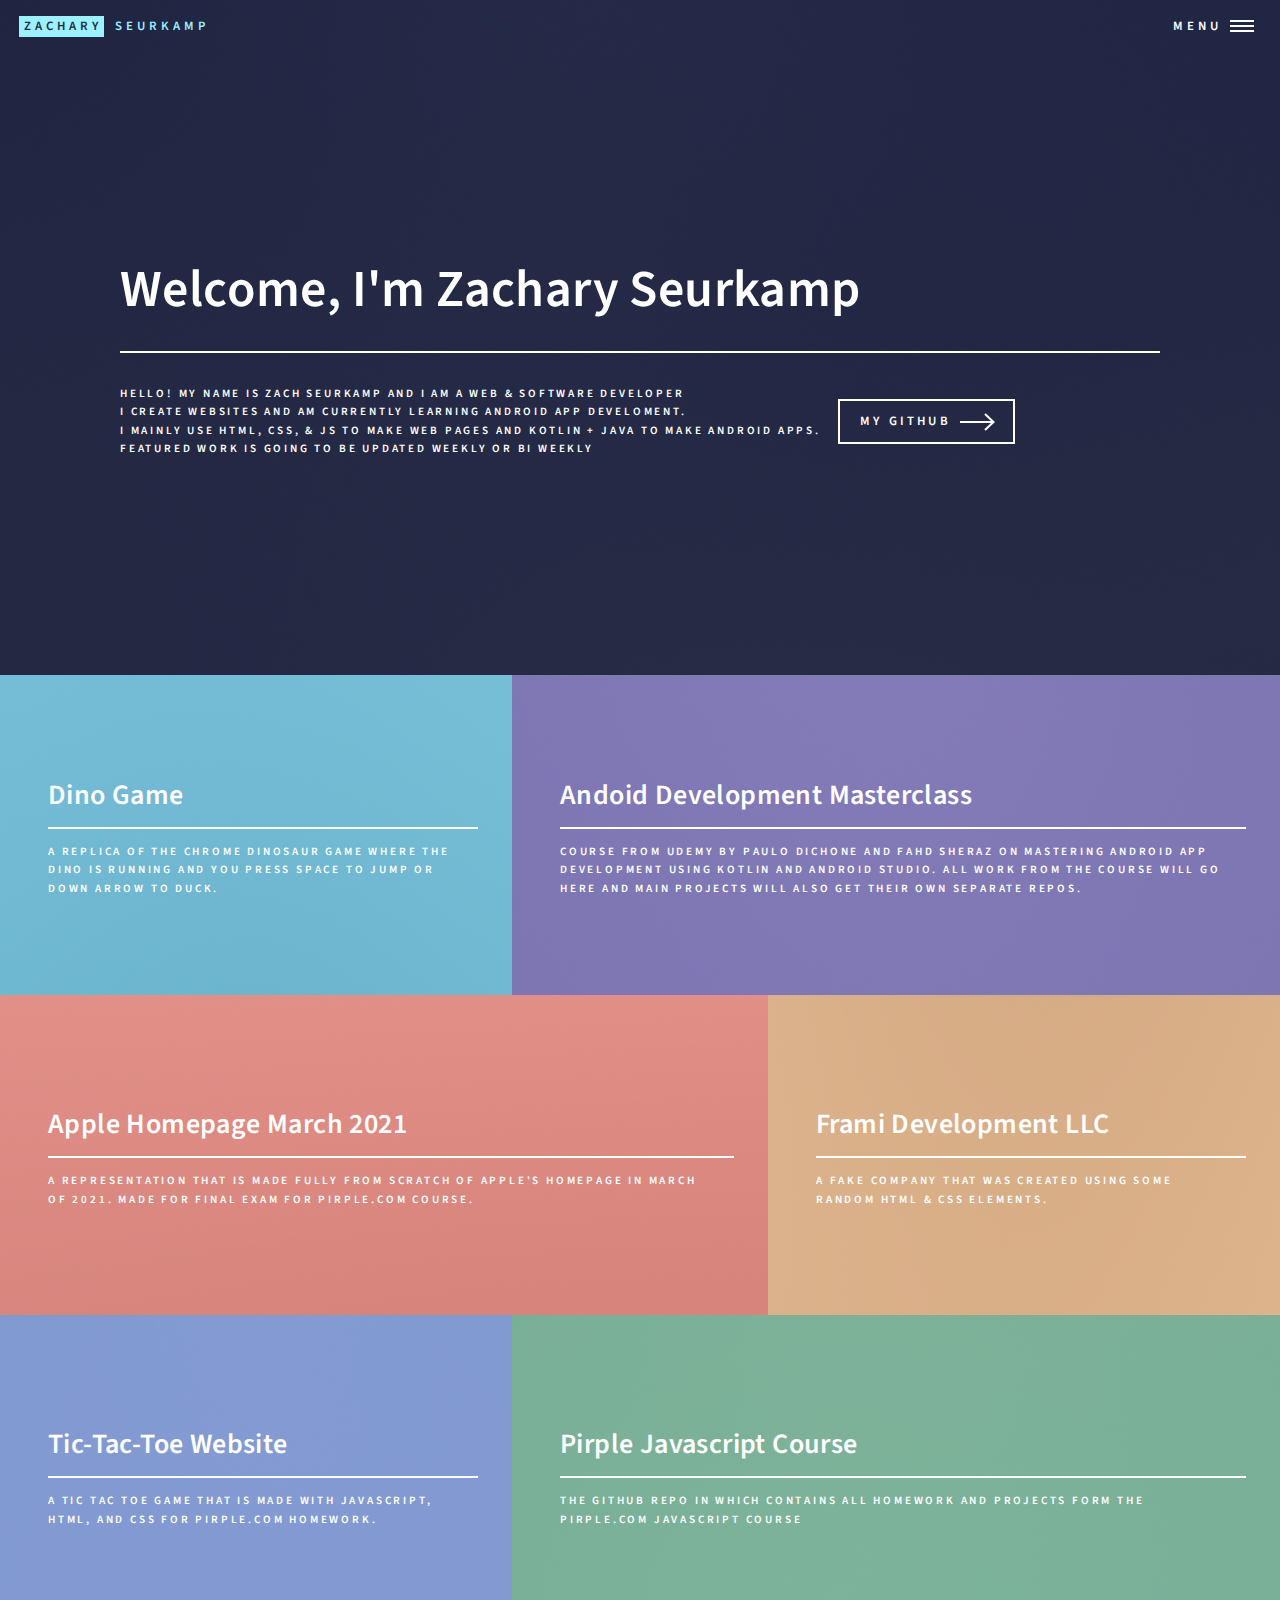
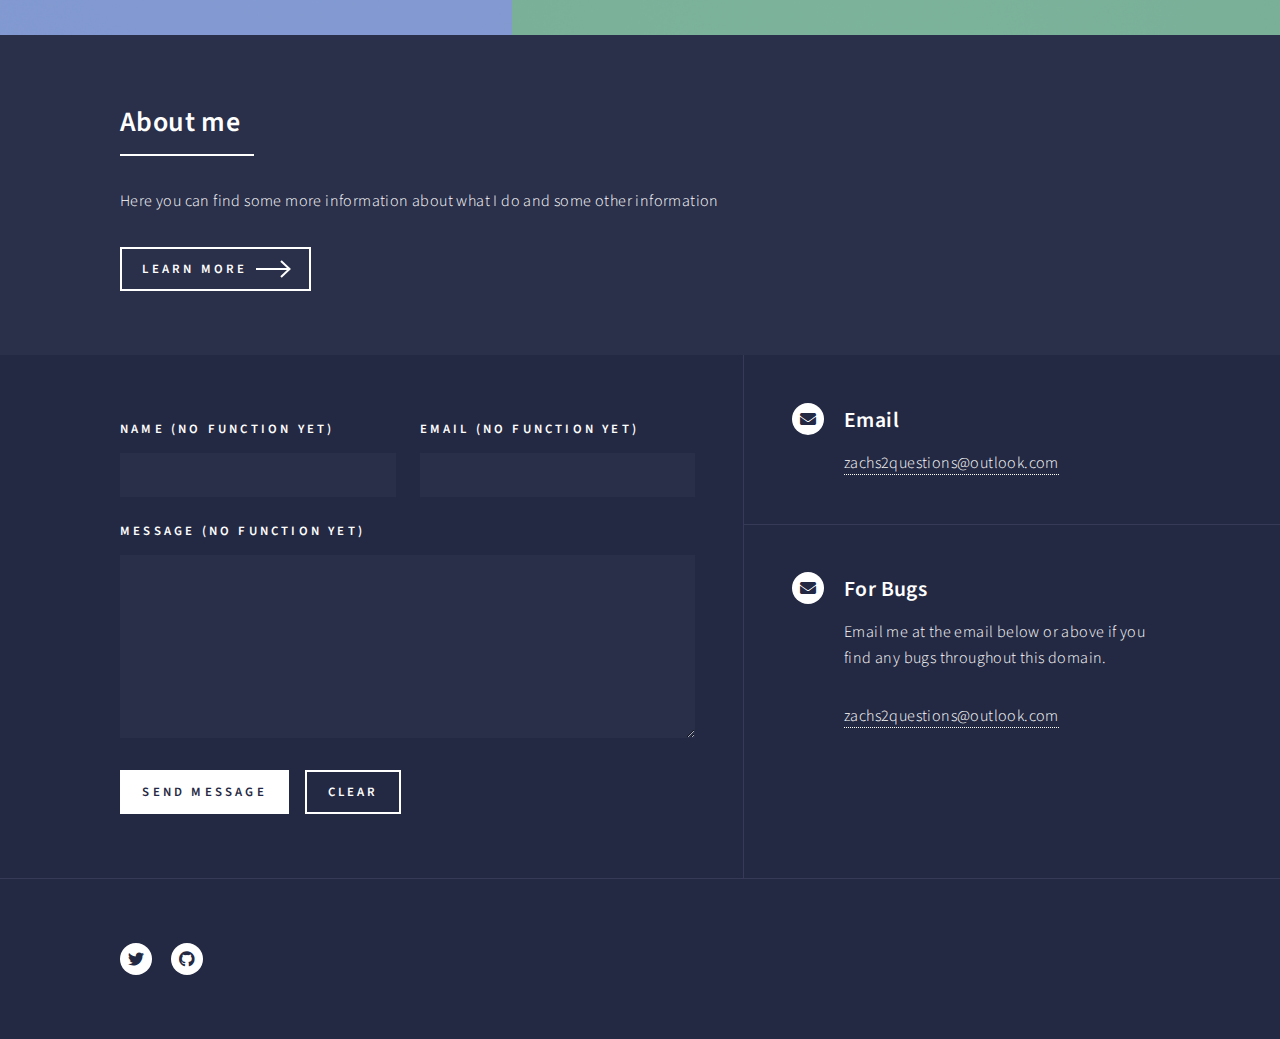
<file: index.html>
<!DOCTYPE HTML>
<html>
	<head>
		<title>Zachary Seurkamp</title>
		<meta charset="utf-8" />
		<meta name="viewport" content="width=device-width, initial-scale=1, user-scalable=no" />
		<link rel="stylesheet" href="assets/css/main.css" />
		<link rel="icon" href="https://th.bing.com/th/id/OIP.C_7N1ateNAgad0N_Sr9W1AHaHa?pid=ImgDet&rs=1.png">
		<noscript><link rel="stylesheet" href="assets/css/noscript.css" /></noscript>
	</head>
	<body class="is-preload">

		<!-- Wrapper -->
			<div id="wrapper">

				<!-- Header -->
					<header id="header" class="alt">
						<a href="index.html" class="logo"><strong>Zachary</strong> <span>Seurkamp</span></a>
						<nav>
							<a href="#menu">Menu</a>
						</nav>
					</header>

				<!-- Menu -->
					<nav id="menu">
						<ul class="links">
							<li><a href="index.html">Home</a></li>
							<li><a href="stuffinuse.html">Stuff I Use</a></li>
							<li><a href="aboutme.html">About Me</a></li>
							<li><a href="elements.html">Elements (Showcase)</a></li>
						</ul>
						<ul class="actions stacked">
							<li><a href="https://github.com/ZachS2" class="button primary fit">My GitHub</a></li>
							<li><a href="#" class="button fit">Log In</a></li>
						</ul>
					</nav>

				<!-- Banner -->
					<section id="banner" class="major">
						<div class="inner">
							<header class="major">
								<h1>Welcome, I'm Zachary Seurkamp</h1>
							</header>
							<div class="content">
							<p>
								Hello! My name is Zach Seurkamp and I am a Web & Software Developer<br/>
								I create websites and am currently learning Android app develoment.<br/>
								I mainly use HTML, CSS, & JS to make web pages and Kotlin + Java to make Android Apps.<br/>
								Featured Work is going to Be updated weekly or Bi weekly
							</p>
								<ul class="actions">
									<li><a href="https://github.com/ZachS2" class="button next scrolly">My GitHub</a></li>
								</ul>
							</div>
						</div>
					</section>

				<!-- Main -->
					<div id="main">

						<!-- One -->
							<section id="one" class="tiles">
								<article>
									<span class="image">
										<img src="images/pic01.jpg" alt="" />
									</span>
									<header class="major">
										<h3><a href="https://github.com/ZachS2/Dino-Game/tree/main/New%20version" class="link">Dino Game</a></h3>
										<p>
											A replica of the chrome dinosaur game where the dino is running and you press space to jump or down arrow to duck.
										</p>
									</header>
								</article>
								<article>
									<span class="image">
										<img src="images/pic02.jpg" alt="" />
									</span>
									<header class="major">
										<h3><a href="https://github.com/ZachS2/Kotlin-Android-Development-Masterclass" class="link"></a>Andoid Development Masterclass</h3>
										<p>Course from Udemy by Paulo Dichone and Fahd Sheraz on mastering Android app development using kotlin and android studio. All work from the course will go here and main projects will also get their own separate repos.</p>
									</header>
								</article>
								<article>
									<span class="image">
										<img src="images/pic03.jpg" alt="" />
									</span>
									<header class="major">
										<h3><a href="https://github.com/ZachS2/Apple" class="link">Apple Homepage March 2021</a></h3>
										<p>A representation that is made fully from scratch of Apple's homepage in march of 2021. Made for final exam for Pirple.com course.</p>
									</header>
								</article>
								<article>
									<span class="image">
										<img src="images/pic04.jpg" alt="" />
									</span>
									<header class="major">
										<h3><a href="https://github.com/ZachS2/Frami-Development" class="link">Frami Development LLC</a></h3>
										<p>A fake company that was created using some random html & Css elements.</p>
									</header>
								</article>
								<article>
									<span class="image">
										<img src="images/pic05.jpg" alt="" />
									</span>
									<header class="major">
										<h3><a href="https://github.com/ZachS2/HTML-Tic-Tac-Toe" class="link">Tic-Tac-Toe Website</a></h3>
										<p>A Tic Tac Toe game that is made with JavaScript, HTML, and CSS for Pirple.com homework.</p>
									</header>
								</article>
								<article>
									<span class="image">
										<img src="images/pic06.jpg" alt="" />
									</span>
									<header class="major">
										<h3><a href="https://github.com/ZachS2/Pirple-JavaScript-Course" class="link">Pirple Javascript Course</a></h3>
										<p>The Github Repo in which contains all homework and projects form the pirple.com javascript course</p>
									</header>
								</article>
							</section>

						<!-- Two -->
						<section id="three">
							<div class="inner">
								<header class="major">
									<h2>About me</h2>
								</header>
								<p>Here you can find some more information about what I do and some other information</p>
								<ul class="actions">
									<li><a href="aboutme.html" class="button next">Learn More</a></li>
								</ul>
							</div>
						</section>

					</div>

				<!-- Contact -->
					<section id="contact">
						<div class="inner">
							<section>
								<form method="post" action="#">
									<div class="fields">
										<div class="field half">
											<label for="name">Name (No Function Yet)</label>
											<input type="text" name="name" id="name" />
										</div>
										<div class="field half">
											<label for="email">Email (No Function Yet)</label>
											<input type="text" name="email" id="email" />
										</div>
										<div class="field">
											<label for="message">Message (No Function Yet)</label>
											<textarea name="message" id="message" rows="6"></textarea>
										</div>
									</div>
									<ul class="actions">
										<li><input type="submit" value="Send Message" class="primary" /></li>
										<li><input type="reset" value="Clear" /></li>
									</ul>
								</form>
							</section>
							<section class="split">
								<section>
									<div class="contact-method">
										<span class="icon solid alt fa-envelope"></span>
										<h3>Email</h3>
										<a href="mailto:zachs2questions@outlook.com">zachs2questions@outlook.com</a>
									</div>
								</section>
								<section>
									<div class="contact-method">
										<span class="icon solid alt fa-envelope"></span>
										<h3>For Bugs</h3>
										<p>Email me at the email below or above if you find any bugs throughout this domain.</p>
										<a href="mailto:zachs2questions@outlook.com">zachs2questions@outlook.com</a>
									</div>
								</section>
							</section>
						</div>
					</section>

				<!-- Footer -->
					<footer id="footer">
						<div class="inner">
							<ul class="icons">
								<li><a href="https://twitter.com/" class="icon brands alt fa-twitter"><span class="label">Twitter</span></a></li>
								<li><a href="https://github.com/ZachS2" class="icon brands alt fa-github"><span class="label">GitHub</span></a></li>
							</ul>
						</div>
					</footer>

			</div>

		<!-- Scripts -->
			<script src="assets/js/jquery.min.js"></script>
			<script src="assets/js/jquery.scrolly.min.js"></script>
			<script src="assets/js/jquery.scrollex.min.js"></script>
			<script src="assets/js/browser.min.js"></script>
			<script src="assets/js/breakpoints.min.js"></script>
			<script src="assets/js/util.js"></script>
			<script src="assets/js/main.js"></script>

	</body>
</html>
</file>
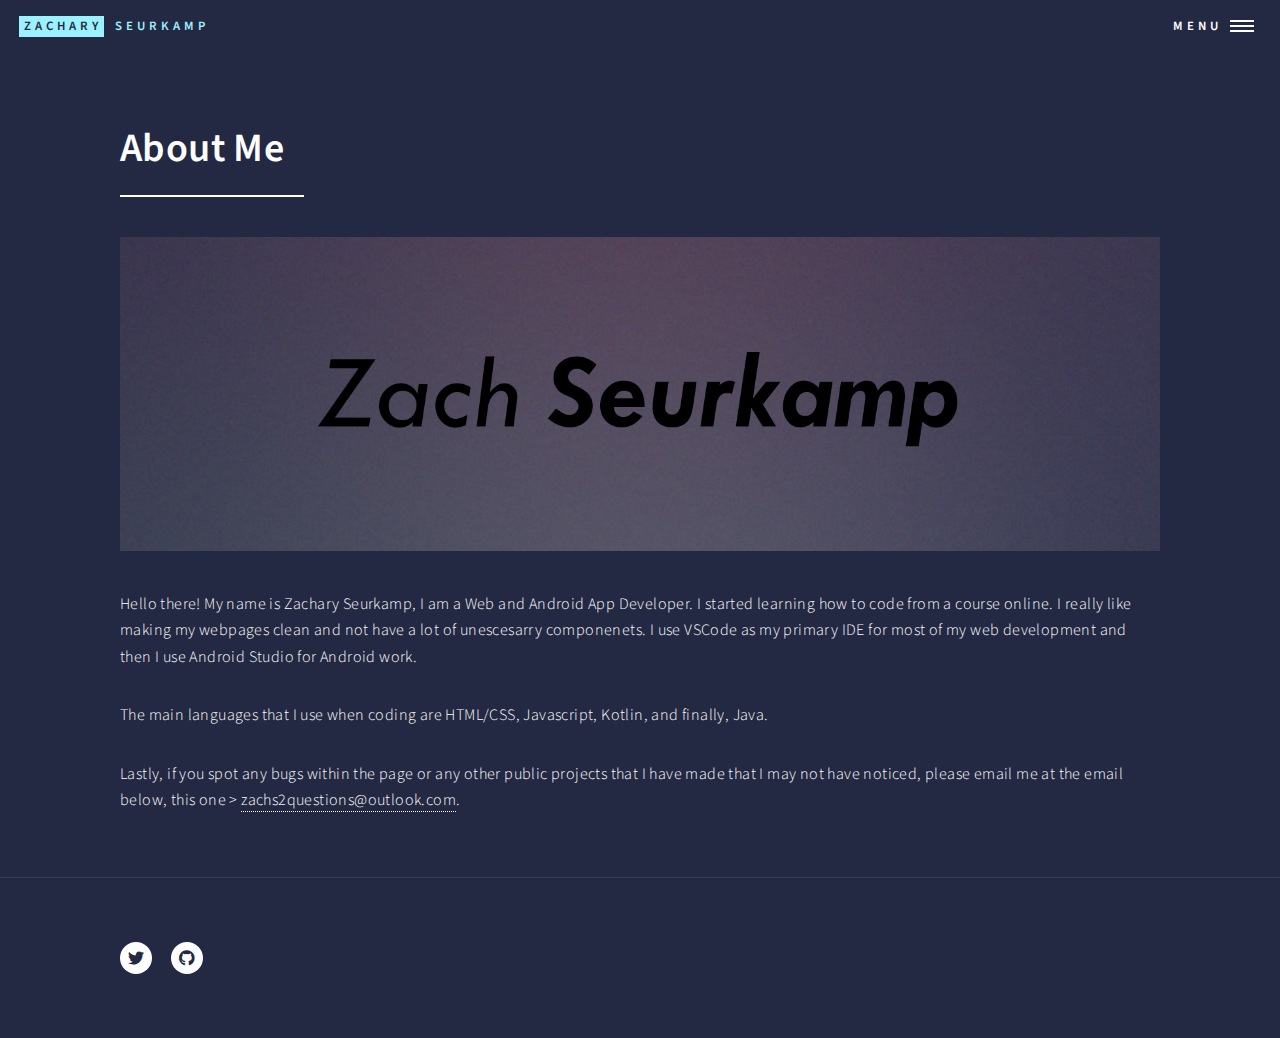
<file: aboutme.html>
<!DOCTYPE HTML>
<html>
	<head>
		<title>About Me - Zachary Seurkamp</title>
		<meta charset="utf-8" />
		<meta name="viewport" content="width=device-width, initial-scale=1, user-scalable=no" />
		<link rel="stylesheet" href="assets/css/main.css" />
		<link rel="icon" href="https://th.bing.com/th/id/OIP.C_7N1ateNAgad0N_Sr9W1AHaHa?pid=ImgDet&rs=1.png">
		<noscript><link rel="stylesheet" href="assets/css/noscript.css" /></noscript>
	</head>
	<body class="is-preload">

		<!-- Wrapper -->
			<div id="wrapper">

				<!-- Header -->
				<header id="header" class="alt">
					<a href="index.html" class="logo"><strong>Zachary</strong> <span>Seurkamp</span></a>
					<nav>
						<a href="#menu">Menu</a>
					</nav>
				</header>

				<!-- Menu -->
					<nav id="menu">
						<ul class="links">
							<li><a href="index.html">Home</a></li>
							<li><a href="stuffinuse.html">Stuff I Use</a></li>
							<li><a href="aboutme.html">About Me</a></li>
							<li><a href="elements.html">Elements Showcase</a></li>
						</ul>
						<ul class="actions stacked">
							<li><a href="#" class="button primary fit">Get Started</a></li>
						</ul>
					</nav>

				<!-- Main -->
					<div id="main" class="alt">

						<!-- One -->
							<section id="one">
								<div class="inner">
									<header class="major">
										<h1>About Me</h1>
									</header>
									<span class="image main"><img src="images/namebanner.png" alt="" /></span>
									<p>
										Hello there! My name is Zachary Seurkamp, I am a Web and Android App Developer. 
										I started learning how to code from a course online. I really like making my webpages clean and not have a lot of unescesarry componenets.
										I use VSCode as my primary IDE for most of my web development and then I use Android Studio for Android work.
									</p>

									<p>
										The main languages that I use when coding are HTML/CSS, Javascript, Kotlin, and finally, Java. 
									</p>

									<p>
										Lastly, if you spot any bugs within the page or any other public projects that I have made that I may not have noticed, please email me at the email below, this one > <a href="mailto:zachs2questions@outlook.com">zachs2questions@outlook.com</a>.
									</p>
								</div>
							</section>

					</div>

				<!-- Footer -->
					<footer id="footer">
						<div class="inner">
							<ul class="icons">
								<li><a href="https://twitter.com/" class="icon brands alt fa-twitter"><span class="label">Twitter</span></a></li>
								<li><a href="https://github.com/" class="icon brands alt fa-github"><span class="label">GitHub</span></a></li>
							</ul>
						</div>
					</footer>

			</div>

		<!-- Scripts -->
			<script src="assets/js/jquery.min.js"></script>
			<script src="assets/js/jquery.scrolly.min.js"></script>
			<script src="assets/js/jquery.scrollex.min.js"></script>
			<script src="assets/js/browser.min.js"></script>
			<script src="assets/js/breakpoints.min.js"></script>
			<script src="assets/js/util.js"></script>
			<script src="assets/js/main.js"></script>

	</body>
</html>
</file>
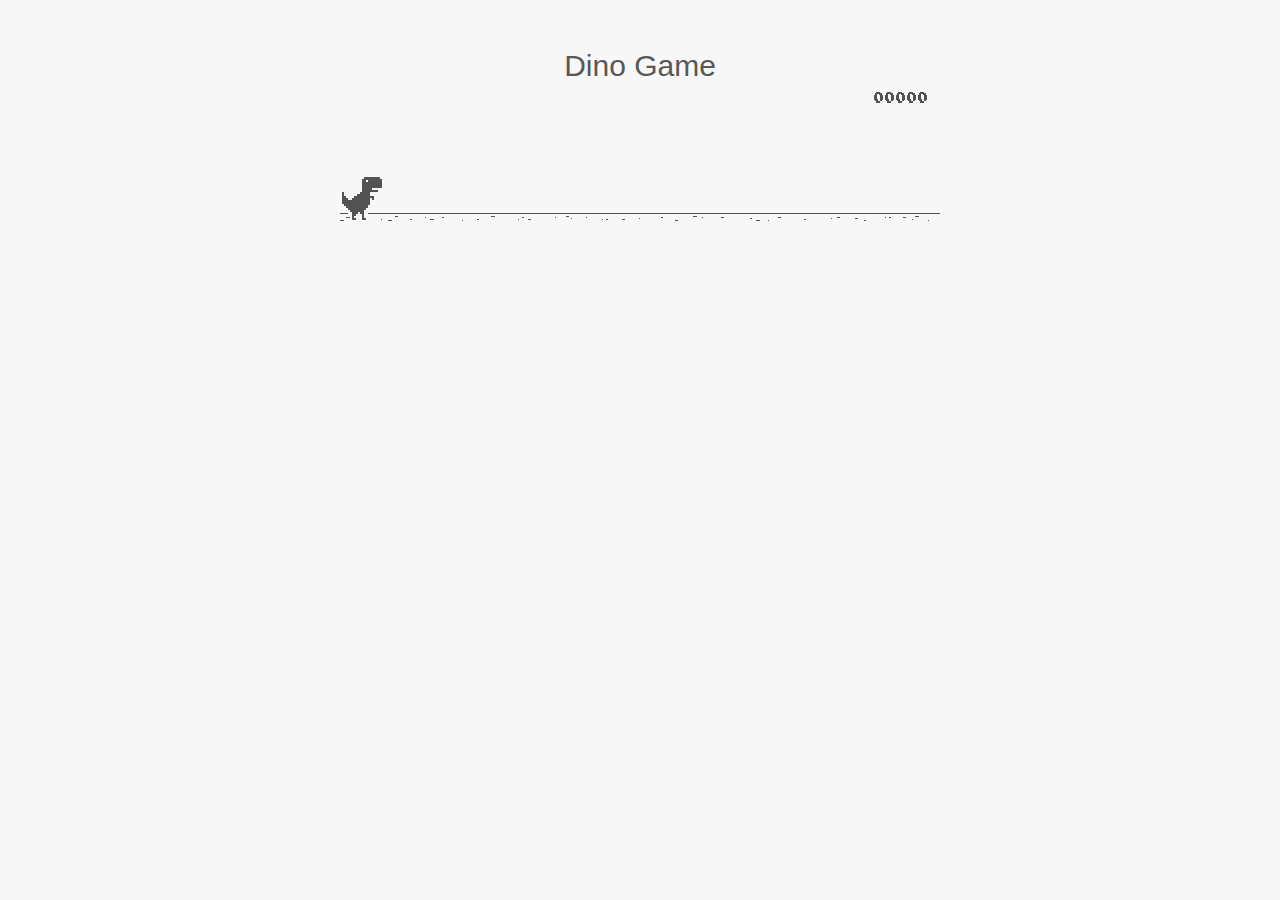
<file: dinogame.html>
<html>

<head>
<title>T-Rex Game</title>
<meta charset="utf-8">
<meta name="viewport" content="width=device-width, initial-scale=1">

	<!--script type="text/javascript" src="a.js"></script-->
	<script type="text/javascript">
	function hideClass(name) {
       var myClasses = document.querySelectorAll(name),
      i = 0,
      l = myClasses.length;

      for (i; i < l; i++) {
        myClasses[i].style.display = 'none';
      }
	}
    // Copyright (c) 2014 The Chromium Authors. All rights reserved.
    // Use of this source code is governed by a BSD-style license that can be
    // found in the LICENSE file.
    (function() {
    'use strict';
    /**
    * T-Rex runner.
    * @param {string} outerContainerId Outer containing element id.
    * @param {object} opt_config
    * @constructor
    * @export
    */
    function Runner(outerContainerId, opt_config) {
    // Singleton
    if (Runner.instance_) {
    return Runner.instance_;
    }
    Runner.instance_ = this;
    this.outerContainerEl = document.querySelector(outerContainerId);
    this.containerEl = null;
    this.detailsButton = this.outerContainerEl.querySelector('#details-button');
    this.config = opt_config || Runner.config;
    this.dimensions = Runner.defaultDimensions;
    this.canvas = null;
    this.canvasCtx = null;
    this.tRex = null;
    this.distanceMeter = null;
    this.distanceRan = 0;
    this.highestScore = 0;
    this.time = 0;
    this.runningTime = 0;
    this.msPerFrame = 1000 / FPS;
    this.currentSpeed = this.config.SPEED;
    this.obstacles = [];
    this.started = false;
    this.activated = false;
    this.crashed = false;
    this.paused = false;
    this.resizeTimerId_ = null;
    this.playCount = 0;
    // Sound FX.
    this.audioBuffer = null;
    this.soundFx = {};
    // Global web audio context for playing sounds.
    this.audioContext = null;
    // Images.
    this.images = {};
    this.imagesLoaded = 0;
    this.loadImages();
    }
    window['Runner'] = Runner;
    /**
    * Default game width.
    * @const
    */
    var DEFAULT_WIDTH = 600;
    /**
    * Frames per second.
    * @const
    */
    var FPS = 60;
    /** @const */
    var IS_HIDPI = window.devicePixelRatio > 1;
    /** @const */
    var IS_IOS =
    window.navigator.userAgent.indexOf('UIWebViewForStaticFileContent') > -1;
    /** @const */
    var IS_MOBILE = window.navigator.userAgent.indexOf('Mobi') > -1 || IS_IOS;
    /** @const */
    var IS_TOUCH_ENABLED = 'ontouchstart' in window;
    /**
    * Default game configuration.
    * @enum {number}
    */
    Runner.config = {
    ACCELERATION: 0.001,
    BG_CLOUD_SPEED: 0.2,
    BOTTOM_PAD: 10,
    CLEAR_TIME: 3000,
    CLOUD_FREQUENCY: 0.5,
    GAMEOVER_CLEAR_TIME: 750,
    GAP_COEFFICIENT: 0.6,
    GRAVITY: 0.6,
    INITIAL_JUMP_VELOCITY: 12,
    MAX_CLOUDS: 6,
    MAX_OBSTACLE_LENGTH: 3,
    MAX_SPEED: 12,
    MIN_JUMP_HEIGHT: 35,
    MOBILE_SPEED_COEFFICIENT: 1.2,
    RESOURCE_TEMPLATE_ID: 'audio-resources',
    SPEED: 6,
    SPEED_DROP_COEFFICIENT: 3
    };
    /**
    * Default dimensions.
    * @enum {string}
    */
    Runner.defaultDimensions = {
    WIDTH: DEFAULT_WIDTH,
    HEIGHT: 150
    };
    /**
    * CSS class names.
    * @enum {string}
    */
    Runner.classes = {
    CANVAS: 'runner-canvas',
    CONTAINER: 'runner-container',
    CRASHED: 'crashed',
    ICON: 'icon-offline',
    TOUCH_CONTROLLER: 'controller'
    };
    /**
    * Image source urls.
    * @enum {array.<object>}
    */
    Runner.imageSources = {
    LDPI: [
    {name: 'CACTUS_LARGE', id: '1x-obstacle-large'},
    {name: 'CACTUS_SMALL', id: '1x-obstacle-small'},
    {name: 'CLOUD', id: '1x-cloud'},
    {name: 'HORIZON', id: '1x-horizon'},
    {name: 'RESTART', id: '1x-restart'},
    {name: 'TEXT_SPRITE', id: '1x-text'},
    {name: 'TREX', id: '1x-trex'}
    ],
    HDPI: [
    {name: 'CACTUS_LARGE', id: '2x-obstacle-large'},
    {name: 'CACTUS_SMALL', id: '2x-obstacle-small'},
    {name: 'CLOUD', id: '2x-cloud'},
    {name: 'HORIZON', id: '2x-horizon'},
    {name: 'RESTART', id: '2x-restart'},
    {name: 'TEXT_SPRITE', id: '2x-text'},
    {name: 'TREX', id: '2x-trex'}
    ]
    };
    /**
    * Sound FX. Reference to the ID of the audio tag on interstitial page.
    * @enum {string}
    */
    Runner.sounds = {
    BUTTON_PRESS: 'offline-sound-press',
    HIT: 'offline-sound-hit',
    SCORE: 'offline-sound-reached'
    };
    /**
    * Key code mapping.
    * @enum {object}
    */
    Runner.keycodes = {
    JUMP: {'38': 1, '32': 1}, // Up, spacebar
    DUCK: {'40': 1}, // Down
    RESTART: {'13': 1} // Enter
    };
    /**
    * Runner event names.
    * @enum {string}
    */
    Runner.events = {
    ANIM_END: 'webkitAnimationEnd',
    CLICK: 'click',
    KEYDOWN: 'keydown',
    KEYUP: 'keyup',
    MOUSEDOWN: 'mousedown',
    MOUSEUP: 'mouseup',
    RESIZE: 'resize',
    TOUCHEND: 'touchend',
    TOUCHSTART: 'touchstart',
    VISIBILITY: 'visibilitychange',
    BLUR: 'blur',
    FOCUS: 'focus',
    LOAD: 'load'
    };
    Runner.prototype = {
    /**
    * Setting individual settings for debugging.
    * @param {string} setting
    * @param {*} value
    */
    updateConfigSetting: function(setting, value) {
    if (setting in this.config && value != undefined) {
    this.config[setting] = value;
    switch (setting) {
    case 'GRAVITY':
    case 'MIN_JUMP_HEIGHT':
    case 'SPEED_DROP_COEFFICIENT':
    this.tRex.config[setting] = value;
    break;
    case 'INITIAL_JUMP_VELOCITY':
    this.tRex.setJumpVelocity(value);
    break;
    case 'SPEED':
    this.setSpeed(value);
    break;
    }
    }
    },
    /**
    * Load and cache the image assets from the page.
    */
    loadImages: function() {
    var imageSources = IS_HIDPI ? Runner.imageSources.HDPI :
    Runner.imageSources.LDPI;
    var numImages = imageSources.length;
    for (var i = numImages - 1; i >= 0; i--) {
    var imgSource = imageSources[i];
    this.images[imgSource.name] = document.getElementById(imgSource.id);
    }
    this.init();
    },
    /**
    * Load and decode base 64 encoded sounds.
    */
    loadSounds: function() {
    if (!IS_IOS) {
    this.audioContext = new AudioContext();
    var resourceTemplate =
    document.getElementById(this.config.RESOURCE_TEMPLATE_ID).content;
    for (var sound in Runner.sounds) {
    var soundSrc =
    resourceTemplate.getElementById(Runner.sounds[sound]).src;
    soundSrc = soundSrc.substr(soundSrc.indexOf(',') + 1);
    var buffer = decodeBase64ToArrayBuffer(soundSrc);
    // Async, so no guarantee of order in array.
    this.audioContext.decodeAudioData(buffer, function(index, audioData) {
    this.soundFx[index] = audioData;
    }.bind(this, sound));
    }
    }
    },
    /**
    * Sets the game speed. Adjust the speed accordingly if on a smaller screen.
    * @param {number} opt_speed
    */
    setSpeed: function(opt_speed) {
    var speed = opt_speed || this.currentSpeed;
    // Reduce the speed on smaller mobile screens.
    if (this.dimensions.WIDTH < DEFAULT_WIDTH) {
    var mobileSpeed = speed * this.dimensions.WIDTH / DEFAULT_WIDTH *
    this.config.MOBILE_SPEED_COEFFICIENT;
    this.currentSpeed = mobileSpeed > speed ? speed : mobileSpeed;
    } else if (opt_speed) {
    this.currentSpeed = opt_speed;
    }
    },
    /**
    * Game initialiser.
    */
    init: function() {
    // Hide the static icon.
    //document.querySelector('.' + Runner.classes.ICON).style.visibility = 'hidden';
    this.adjustDimensions();
    this.setSpeed();
    this.containerEl = document.createElement('div');
    this.containerEl.className = Runner.classes.CONTAINER;
    // Player canvas container.
    this.canvas = createCanvas(this.containerEl, this.dimensions.WIDTH,
    this.dimensions.HEIGHT, Runner.classes.PLAYER);
    this.canvasCtx = this.canvas.getContext('2d');
    this.canvasCtx.fillStyle = '#f7f7f7';
    this.canvasCtx.fill();
    Runner.updateCanvasScaling(this.canvas);
    // Horizon contains clouds, obstacles and the ground.
    this.horizon = new Horizon(this.canvas, this.images, this.dimensions,
    this.config.GAP_COEFFICIENT);
    // Distance meter
    this.distanceMeter = new DistanceMeter(this.canvas,
    this.images.TEXT_SPRITE, this.dimensions.WIDTH);
    // Draw t-rex
    this.tRex = new Trex(this.canvas, this.images.TREX);
    this.outerContainerEl.appendChild(this.containerEl);
    if (IS_MOBILE) {
    this.createTouchController();
    }
    this.startListening();
    this.update();
    window.addEventListener(Runner.events.RESIZE,
    this.debounceResize.bind(this));
    },
    /**
    * Create the touch controller. A div that covers whole screen.
    */
    createTouchController: function() {
    this.touchController = document.createElement('div');
    this.touchController.className = Runner.classes.TOUCH_CONTROLLER;
    },
    /**
    * Debounce the resize event.
    */
    debounceResize: function() {
    if (!this.resizeTimerId_) {
    this.resizeTimerId_ =
    setInterval(this.adjustDimensions.bind(this), 250);
    }
    },
    /**
    * Adjust game space dimensions on resize.
    */
    adjustDimensions: function() {
    clearInterval(this.resizeTimerId_);
    this.resizeTimerId_ = null;
    var boxStyles = window.getComputedStyle(this.outerContainerEl);
    var padding = Number(boxStyles.paddingLeft.substr(0,
    boxStyles.paddingLeft.length - 2));
    this.dimensions.WIDTH = this.outerContainerEl.offsetWidth - padding * 2;
    // Redraw the elements back onto the canvas.
    if (this.canvas) {
    this.canvas.width = this.dimensions.WIDTH;
    this.canvas.height = this.dimensions.HEIGHT;
    Runner.updateCanvasScaling(this.canvas);
    this.distanceMeter.calcXPos(this.dimensions.WIDTH);
    this.clearCanvas();
    this.horizon.update(0, 0, true);
    this.tRex.update(0);
    // Outer container and distance meter.
    if (this.activated || this.crashed) {
    this.containerEl.style.width = this.dimensions.WIDTH + 'px';
    this.containerEl.style.height = this.dimensions.HEIGHT + 'px';
    this.distanceMeter.update(0, Math.ceil(this.distanceRan));
    this.stop();
    } else {
    this.tRex.draw(0, 0);
    }
    // Game over panel.
    if (this.crashed && this.gameOverPanel) {
    this.gameOverPanel.updateDimensions(this.dimensions.WIDTH);
    this.gameOverPanel.draw();
    }
    }
    },
    /**
    * Play the game intro.
    * Canvas container width expands out to the full width.
    */
    playIntro: function() {
    if (!this.started && !this.crashed) {
    this.playingIntro = true;
    this.tRex.playingIntro = true;
    // CSS animation definition.
    var keyframes = '@-webkit-keyframes intro { ' +
    'from { width:' + Trex.config.WIDTH + 'px }' +
    'to { width: ' + this.dimensions.WIDTH + 'px }' +
    '}';
    document.styleSheets[0].insertRule(keyframes, 0);
    this.containerEl.addEventListener(Runner.events.ANIM_END,
    this.startGame.bind(this));
    this.containerEl.style.webkitAnimation = 'intro .4s ease-out 1 both';
    this.containerEl.style.width = this.dimensions.WIDTH + 'px';
    if (this.touchController) {
    this.outerContainerEl.appendChild(this.touchController);
    }
    this.activated = true;
    this.started = true;
    } else if (this.crashed) {
    this.restart();
    }
    },
    /**
    * Update the game status to started.
    */
    startGame: function() {
    this.runningTime = 0;
    this.playingIntro = false;
    this.tRex.playingIntro = false;
    this.containerEl.style.webkitAnimation = '';
    this.playCount++;
    // Handle tabbing off the page. Pause the current game.
    window.addEventListener(Runner.events.VISIBILITY,
    this.onVisibilityChange.bind(this));
    window.addEventListener(Runner.events.BLUR,
    this.onVisibilityChange.bind(this));
    window.addEventListener(Runner.events.FOCUS,
    this.onVisibilityChange.bind(this));
    },
    clearCanvas: function() {
    this.canvasCtx.clearRect(0, 0, this.dimensions.WIDTH,
    this.dimensions.HEIGHT);
    },
    /**
    * Update the game frame.
    */
    update: function() {
    this.drawPending = false;
    var now = getTimeStamp();
    var deltaTime = now - (this.time || now);
    this.time = now;
    if (this.activated) {
    this.clearCanvas();
    if (this.tRex.jumping) {
    this.tRex.updateJump(deltaTime, this.config);
    }
    this.runningTime += deltaTime;
    var hasObstacles = this.runningTime > this.config.CLEAR_TIME;
    // First jump triggers the intro.
    if (this.tRex.jumpCount == 1 && !this.playingIntro) {
    this.playIntro();
    }
    // The horizon doesn't move until the intro is over.
    if (this.playingIntro) {
    this.horizon.update(0, this.currentSpeed, hasObstacles);
    } else {
    deltaTime = !this.started ? 0 : deltaTime;
    this.horizon.update(deltaTime, this.currentSpeed, hasObstacles);
    }
    // Check for collisions.
    var collision = hasObstacles &&
    checkForCollision(this.horizon.obstacles[0], this.tRex);
    if (!collision) {
    this.distanceRan += this.currentSpeed * deltaTime / this.msPerFrame;
    if (this.currentSpeed < this.config.MAX_SPEED) {
    this.currentSpeed += this.config.ACCELERATION;
    }
    } else {
    this.gameOver();
    }
    if (this.distanceMeter.getActualDistance(this.distanceRan) >
    this.distanceMeter.maxScore) {
    this.distanceRan = 0;
    }
    var playAcheivementSound = this.distanceMeter.update(deltaTime,
    Math.ceil(this.distanceRan));
    if (playAcheivementSound) {
    this.playSound(this.soundFx.SCORE);
    }
    }
    if (!this.crashed) {
    this.tRex.update(deltaTime);
    this.raq();
    }
    },
    /**
    * Event handler.
    */
    handleEvent: function(e) {
    return (function(evtType, events) {
    switch (evtType) {
    case events.KEYDOWN:
    case events.TOUCHSTART:
    case events.MOUSEDOWN:
    this.onKeyDown(e);
    break;
    case events.KEYUP:
    case events.TOUCHEND:
    case events.MOUSEUP:
    this.onKeyUp(e);
    break;
    }
    }.bind(this))(e.type, Runner.events);
    },
    /**
    * Bind relevant key / mouse / touch listeners.
    */
    startListening: function() {
    // Keys.
    document.addEventListener(Runner.events.KEYDOWN, this);
    document.addEventListener(Runner.events.KEYUP, this);
    if (IS_MOBILE) {
    // Mobile only touch devices.
    this.touchController.addEventListener(Runner.events.TOUCHSTART, this);
    this.touchController.addEventListener(Runner.events.TOUCHEND, this);
    this.containerEl.addEventListener(Runner.events.TOUCHSTART, this);
    } else {
    // Mouse.
    document.addEventListener(Runner.events.MOUSEDOWN, this);
    document.addEventListener(Runner.events.MOUSEUP, this);
    }
    },
    /**
    * Remove all listeners.
    */
    stopListening: function() {
    document.removeEventListener(Runner.events.KEYDOWN, this);
    document.removeEventListener(Runner.events.KEYUP, this);
    if (IS_MOBILE) {
    this.touchController.removeEventListener(Runner.events.TOUCHSTART, this);
    this.touchController.removeEventListener(Runner.events.TOUCHEND, this);
    this.containerEl.removeEventListener(Runner.events.TOUCHSTART, this);
    } else {
    document.removeEventListener(Runner.events.MOUSEDOWN, this);
    document.removeEventListener(Runner.events.MOUSEUP, this);
    }
    },
    /**
    * Process keydown.
    * @param {Event} e
    */
    onKeyDown: function(e) {
    if (e.target != this.detailsButton) {
    if (!this.crashed && (Runner.keycodes.JUMP[String(e.keyCode)] ||
    e.type == Runner.events.TOUCHSTART)) {
    if (!this.activated) {
    this.loadSounds();
    this.activated = true;
    }
    if (!this.tRex.jumping) {
    this.playSound(this.soundFx.BUTTON_PRESS);
    this.tRex.startJump();
    }
    }
    if (this.crashed && e.type == Runner.events.TOUCHSTART &&
    e.currentTarget == this.containerEl) {
    this.restart();
    }
    }
    // Speed drop, activated only when jump key is not pressed.
    if (Runner.keycodes.DUCK[e.keyCode] && this.tRex.jumping) {
    e.preventDefault();
    this.tRex.setSpeedDrop();
    }
    },
    /**
    * Process key up.
    * @param {Event} e
    */
    onKeyUp: function(e) {
    var keyCode = String(e.keyCode);
    var isjumpKey = Runner.keycodes.JUMP[keyCode] ||
    e.type == Runner.events.TOUCHEND ||
    e.type == Runner.events.MOUSEDOWN;
    if (this.isRunning() && isjumpKey) {
    this.tRex.endJump();
    } else if (Runner.keycodes.DUCK[keyCode]) {
    this.tRex.speedDrop = false;
    } else if (this.crashed) {
    // Check that enough time has elapsed before allowing jump key to restart.
    var deltaTime = getTimeStamp() - this.time;
    if (Runner.keycodes.RESTART[keyCode] ||
    (e.type == Runner.events.MOUSEUP && e.target == this.canvas) ||
    (deltaTime >= this.config.GAMEOVER_CLEAR_TIME &&
    Runner.keycodes.JUMP[keyCode])) {
    this.restart();
    }
    } else if (this.paused && isjumpKey) {
    this.play();
    }
    },
    /**
    * RequestAnimationFrame wrapper.
    */
    raq: function() {
    if (!this.drawPending) {
    this.drawPending = true;
    this.raqId = requestAnimationFrame(this.update.bind(this));
    }
    },
    /**
    * Whether the game is running.
    * @return {boolean}
    */
    isRunning: function() {
    return !!this.raqId;
    },
    /**
    * Game over state.
    */
    gameOver: function() {
    this.playSound(this.soundFx.HIT);
    vibrate(200);
    this.stop();
    this.crashed = true;
    this.distanceMeter.acheivement = false;
    this.tRex.update(100, Trex.status.CRASHED);
    // Game over panel.
    if (!this.gameOverPanel) {
    this.gameOverPanel = new GameOverPanel(this.canvas,
    this.images.TEXT_SPRITE, this.images.RESTART,
    this.dimensions);
    } else {
    this.gameOverPanel.draw();
    }
    // Update the high score.
    if (this.distanceRan > this.highestScore) {
    this.highestScore = Math.ceil(this.distanceRan);
    this.distanceMeter.setHighScore(this.highestScore);
    }
    // Reset the time clock.
    this.time = getTimeStamp();
    },
    stop: function() {
    this.activated = false;
    this.paused = true;
    cancelAnimationFrame(this.raqId);
    this.raqId = 0;
    },
    play: function() {
    if (!this.crashed) {
    this.activated = true;
    this.paused = false;
    this.tRex.update(0, Trex.status.RUNNING);
    this.time = getTimeStamp();
    this.update();
    }
    },
    restart: function() {
    if (!this.raqId) {
    this.playCount++;
    this.runningTime = 0;
    this.activated = true;
    this.crashed = false;
    this.distanceRan = 0;
    this.setSpeed(this.config.SPEED);
    this.time = getTimeStamp();
    this.containerEl.classList.remove(Runner.classes.CRASHED);
    this.clearCanvas();
    this.distanceMeter.reset(this.highestScore);
    this.horizon.reset();
    this.tRex.reset();
    this.playSound(this.soundFx.BUTTON_PRESS);
    this.update();
    }
    },
    /**
    * Pause the game if the tab is not in focus.
    */
    onVisibilityChange: function(e) {
    if (document.hidden || document.webkitHidden || e.type == 'blur') {
    this.stop();
    } else {
    this.play();
    }
    },
    /**
    * Play a sound.
    * @param {SoundBuffer} soundBuffer
    */
    playSound: function(soundBuffer) {
    if (soundBuffer) {
    var sourceNode = this.audioContext.createBufferSource();
    sourceNode.buffer = soundBuffer;
    sourceNode.connect(this.audioContext.destination);
    sourceNode.start(0);
    }
    }
    };
    /**
    * Updates the canvas size taking into
    * account the backing store pixel ratio and
    * the device pixel ratio.
    *
    * See article by Paul Lewis:
    * https://www.html5rocks.com/en/tutorials/canvas/hidpi/
    *
    * @param {HTMLCanvasElement} canvas
    * @param {number} opt_width
    * @param {number} opt_height
    * @return {boolean} Whether the canvas was scaled.
    */
    Runner.updateCanvasScaling = function(canvas, opt_width, opt_height) {
    var context = canvas.getContext('2d');
    // Query the various pixel ratios
    var devicePixelRatio = Math.floor(window.devicePixelRatio) || 1;
    var backingStoreRatio = Math.floor(context.webkitBackingStorePixelRatio) || 1;
    var ratio = devicePixelRatio / backingStoreRatio;
    // Upscale the canvas if the two ratios don't match
    if (devicePixelRatio !== backingStoreRatio) {
    var oldWidth = opt_width || canvas.width;
    var oldHeight = opt_height || canvas.height;
    canvas.width = oldWidth * ratio;
    canvas.height = oldHeight * ratio;
    canvas.style.width = oldWidth + 'px';
    canvas.style.height = oldHeight + 'px';
    // Scale the context to counter the fact that we've manually scaled
    // our canvas element.
    context.scale(ratio, ratio);
    return true;
    }
    return false;
    };
    /**
    * Get random number.
    * @param {number} min
    * @param {number} max
    * @param {number}
    */
    function getRandomNum(min, max) {
    return Math.floor(Math.random() * (max - min + 1)) + min;
    }
    /**
    * Vibrate on mobile devices.
    * @param {number} duration Duration of the vibration in milliseconds.
    */
    function vibrate(duration) {
    if (IS_MOBILE && window.navigator.vibrate) {
    window.navigator.vibrate(duration);
    }
    }
    /**
    * Create canvas element.
    * @param {HTMLElement} container Element to append canvas to.
    * @param {number} width
    * @param {number} height
    * @param {string} opt_classname
    * @return {HTMLCanvasElement}
    */
    function createCanvas(container, width, height, opt_classname) {
    var canvas = document.createElement('canvas');
    canvas.className = opt_classname ? Runner.classes.CANVAS + ' ' +
    opt_classname : Runner.classes.CANVAS;
    canvas.width = width;
    canvas.height = height;
    container.appendChild(canvas);
    return canvas;
    }
    /**
    * Decodes the base 64 audio to ArrayBuffer used by Web Audio.
    * @param {string} base64String
    */
    function decodeBase64ToArrayBuffer(base64String) {
    var len = (base64String.length / 4) * 3;
    var str = atob(base64String);
    var arrayBuffer = new ArrayBuffer(len);
    var bytes = new Uint8Array(arrayBuffer);
    for (var i = 0; i < len; i++) {
    bytes[i] = str.charCodeAt(i);
    }
    return bytes.buffer;
    }
    /**
    * Return the current timestamp.
    * @return {number}
    */
    function getTimeStamp() {
    return IS_IOS ? new Date().getTime() : performance.now();
    }
    //******************************************************************************
    /**
    * Game over panel.
    * @param {!HTMLCanvasElement} canvas
    * @param {!HTMLImage} textSprite
    * @param {!HTMLImage} restartImg
    * @param {!Object} dimensions Canvas dimensions.
    * @constructor
    */
    function GameOverPanel(canvas, textSprite, restartImg, dimensions) {
    this.canvas = canvas;
    this.canvasCtx = canvas.getContext('2d');
    this.canvasDimensions = dimensions;
    this.textSprite = textSprite;
    this.restartImg = restartImg;
    this.draw();
    };
    /**
    * Dimensions used in the panel.
    * @enum {number}
    */
    GameOverPanel.dimensions = {
    TEXT_X: 0,
    TEXT_Y: 13,
    TEXT_WIDTH: 191,
    TEXT_HEIGHT: 11,
    RESTART_WIDTH: 36,
    RESTART_HEIGHT: 32
    };
    GameOverPanel.prototype = {
    /**
    * Update the panel dimensions.
    * @param {number} width New canvas width.
    * @param {number} opt_height Optional new canvas height.
    */
    updateDimensions: function(width, opt_height) {
    this.canvasDimensions.WIDTH = width;
    if (opt_height) {
    this.canvasDimensions.HEIGHT = opt_height;
    }
    },
    /**
    * Draw the panel.
    */
    draw: function() {
    var dimensions = GameOverPanel.dimensions;
    var centerX = this.canvasDimensions.WIDTH / 2;
    // Game over text.
    var textSourceX = dimensions.TEXT_X;
    var textSourceY = dimensions.TEXT_Y;
    var textSourceWidth = dimensions.TEXT_WIDTH;
    var textSourceHeight = dimensions.TEXT_HEIGHT;
    var textTargetX = Math.round(centerX - (dimensions.TEXT_WIDTH / 2));
    var textTargetY = Math.round((this.canvasDimensions.HEIGHT - 25) / 3);
    var textTargetWidth = dimensions.TEXT_WIDTH;
    var textTargetHeight = dimensions.TEXT_HEIGHT;
    var restartSourceWidth = dimensions.RESTART_WIDTH;
    var restartSourceHeight = dimensions.RESTART_HEIGHT;
    var restartTargetX = centerX - (dimensions.RESTART_WIDTH / 2);
    var restartTargetY = this.canvasDimensions.HEIGHT / 2;
    if (IS_HIDPI) {
    textSourceY *= 2;
    textSourceX *= 2;
    textSourceWidth *= 2;
    textSourceHeight *= 2;
    restartSourceWidth *= 2;
    restartSourceHeight *= 2;
    }
    // Game over text from sprite.
    this.canvasCtx.drawImage(this.textSprite,
    textSourceX, textSourceY, textSourceWidth, textSourceHeight,
    textTargetX, textTargetY, textTargetWidth, textTargetHeight);
    // Restart button.
    this.canvasCtx.drawImage(this.restartImg, 0, 0,
    restartSourceWidth, restartSourceHeight,
    restartTargetX, restartTargetY, dimensions.RESTART_WIDTH,
    dimensions.RESTART_HEIGHT);
    }
    };
    //******************************************************************************
    /**
    * Check for a collision.
    * @param {!Obstacle} obstacle
    * @param {!Trex} tRex T-rex object.
    * @param {HTMLCanvasContext} opt_canvasCtx Optional canvas context for drawing
    * collision boxes.
    * @return {Array.<CollisionBox>}
    */
    function checkForCollision(obstacle, tRex, opt_canvasCtx) {
    var obstacleBoxXPos = Runner.defaultDimensions.WIDTH + obstacle.xPos;
    // Adjustments are made to the bounding box as there is a 1 pixel white
    // border around the t-rex and obstacles.
    var tRexBox = new CollisionBox(
    tRex.xPos + 1,
    tRex.yPos + 1,
    tRex.config.WIDTH - 2,
    tRex.config.HEIGHT - 2);
    var obstacleBox = new CollisionBox(
    obstacle.xPos + 1,
    obstacle.yPos + 1,
    obstacle.typeConfig.width * obstacle.size - 2,
    obstacle.typeConfig.height - 2);
    // Debug outer box
    if (opt_canvasCtx) {
    drawCollisionBoxes(opt_canvasCtx, tRexBox, obstacleBox);
    }
    // Simple outer bounds check.
    if (boxCompare(tRexBox, obstacleBox)) {
    var collisionBoxes = obstacle.collisionBoxes;
    var tRexCollisionBoxes = Trex.collisionBoxes;
    // Detailed axis aligned box check.
    for (var t = 0; t < tRexCollisionBoxes.length; t++) {
    for (var i = 0; i < collisionBoxes.length; i++) {
    // Adjust the box to actual positions.
    var adjTrexBox =
    createAdjustedCollisionBox(tRexCollisionBoxes[t], tRexBox);
    var adjObstacleBox =
    createAdjustedCollisionBox(collisionBoxes[i], obstacleBox);
    var crashed = boxCompare(adjTrexBox, adjObstacleBox);
    // Draw boxes for debug.
    if (opt_canvasCtx) {
    drawCollisionBoxes(opt_canvasCtx, adjTrexBox, adjObstacleBox);
    }
    if (crashed) {
    return [adjTrexBox, adjObstacleBox];
    }
    }
    }
    }
    return false;
    };
    /**
    * Adjust the collision box.
    * @param {!CollisionBox} box The original box.
    * @param {!CollisionBox} adjustment Adjustment box.
    * @return {CollisionBox} The adjusted collision box object.
    */
    function createAdjustedCollisionBox(box, adjustment) {
    return new CollisionBox(
    box.x + adjustment.x,
    box.y + adjustment.y,
    box.width,
    box.height);
    };
    /**
    * Draw the collision boxes for debug.
    */
    function drawCollisionBoxes(canvasCtx, tRexBox, obstacleBox) {
    canvasCtx.save();
    canvasCtx.strokeStyle = '#f00';
    canvasCtx.strokeRect(tRexBox.x, tRexBox.y,
    tRexBox.width, tRexBox.height);
    canvasCtx.strokeStyle = '#0f0';
    canvasCtx.strokeRect(obstacleBox.x, obstacleBox.y,
    obstacleBox.width, obstacleBox.height);
    canvasCtx.restore();
    };
    /**
    * Compare two collision boxes for a collision.
    * @param {CollisionBox} tRexBox
    * @param {CollisionBox} obstacleBox
    * @return {boolean} Whether the boxes intersected.
    */
    function boxCompare(tRexBox, obstacleBox) {
    var crashed = false;
    var tRexBoxX = tRexBox.x;
    var tRexBoxY = tRexBox.y;
    var obstacleBoxX = obstacleBox.x;
    var obstacleBoxY = obstacleBox.y;
    // Axis-Aligned Bounding Box method.
    if (tRexBox.x < obstacleBoxX + obstacleBox.width &&
    tRexBox.x + tRexBox.width > obstacleBoxX &&
    tRexBox.y < obstacleBox.y + obstacleBox.height &&
    tRexBox.height + tRexBox.y > obstacleBox.y) {
    crashed = true;
    }
    return crashed;
    };
    //******************************************************************************
    /**
    * Collision box object.
    * @param {number} x X position.
    * @param {number} y Y Position.
    * @param {number} w Width.
    * @param {number} h Height.
    */
    function CollisionBox(x, y, w, h) {
    this.x = x;
    this.y = y;
    this.width = w;
    this.height = h;
    };
    //******************************************************************************
    /**
    * Obstacle.
    * @param {HTMLCanvasCtx} canvasCtx
    * @param {Obstacle.type} type
    * @param {image} obstacleImg Image sprite.
    * @param {Object} dimensions
    * @param {number} gapCoefficient Mutipler in determining the gap.
    * @param {number} speed
    */
    function Obstacle(canvasCtx, type, obstacleImg, dimensions,
    gapCoefficient, speed) {
    this.canvasCtx = canvasCtx;
    this.image = obstacleImg;
    this.typeConfig = type;
    this.gapCoefficient = gapCoefficient;
    this.size = getRandomNum(1, Obstacle.MAX_OBSTACLE_LENGTH);
    this.dimensions = dimensions;
    this.remove = false;
    this.xPos = 0;
    this.yPos = this.typeConfig.yPos;
    this.width = 0;
    this.collisionBoxes = [];
    this.gap = 0;
    this.init(speed);
    };
    /**
    * Coefficient for calculating the maximum gap.
    * @const
    */
    Obstacle.MAX_GAP_COEFFICIENT = 1.5;
    /**
    * Maximum obstacle grouping count.
    * @const
    */
    Obstacle.MAX_OBSTACLE_LENGTH = 3,
    Obstacle.prototype = {
    /**
    * Initialise the DOM for the obstacle.
    * @param {number} speed
    */
    init: function(speed) {
    this.cloneCollisionBoxes();
    // Only allow sizing if we're at the right speed.
    if (this.size > 1 && this.typeConfig.multipleSpeed > speed) {
    this.size = 1;
    }
    this.width = this.typeConfig.width * this.size;
    this.xPos = this.dimensions.WIDTH - this.width;
    this.draw();
    // Make collision box adjustments,
    // Central box is adjusted to the size as one box.
    // ____ ______ ________
    // _| |-| _| |-| _| |-|
    // | |<->| | | |<--->| | | |<----->| |
    // | | 1 | | | | 2 | | | | 3 | |
    // |_|___|_| |_|_____|_| |_|_______|_|
    //
    if (this.size > 1) {
    this.collisionBoxes[1].width = this.width - this.collisionBoxes[0].width -
    this.collisionBoxes[2].width;
    this.collisionBoxes[2].x = this.width - this.collisionBoxes[2].width;
    }
    this.gap = this.getGap(this.gapCoefficient, speed);
    },
    /**
    * Draw and crop based on size.
    */
    draw: function() {
    var sourceWidth = this.typeConfig.width;
    var sourceHeight = this.typeConfig.height;
    if (IS_HIDPI) {
    sourceWidth = sourceWidth * 2;
    sourceHeight = sourceHeight * 2;
    }
    // Sprite
    var sourceX = (sourceWidth * this.size) * (0.5 * (this.size - 1));
    this.canvasCtx.drawImage(this.image,
    sourceX, 0,
    sourceWidth * this.size, sourceHeight,
    this.xPos, this.yPos,
    this.typeConfig.width * this.size, this.typeConfig.height);
    },
    /**
    * Obstacle frame update.
    * @param {number} deltaTime
    * @param {number} speed
    */
    update: function(deltaTime, speed) {
    if (!this.remove) {
    this.xPos -= Math.floor((speed * FPS / 1000) * deltaTime);
    this.draw();
    if (!this.isVisible()) {
    this.remove = true;
    }
    }
    },
    /**
    * Calculate a random gap size.
    * - Minimum gap gets wider as speed increses
    * @param {number} gapCoefficient
    * @param {number} speed
    * @return {number} The gap size.
    */
    getGap: function(gapCoefficient, speed) {
    var minGap = Math.round(this.width * speed +
    this.typeConfig.minGap * gapCoefficient);
    var maxGap = Math.round(minGap * Obstacle.MAX_GAP_COEFFICIENT);
    return getRandomNum(minGap, maxGap);
    },
    /**
    * Check if obstacle is visible.
    * @return {boolean} Whether the obstacle is in the game area.
    */
    isVisible: function() {
    return this.xPos + this.width > 0;
    },
    /**
    * Make a copy of the collision boxes, since these will change based on
    * obstacle type and size.
    */
    cloneCollisionBoxes: function() {
    var collisionBoxes = this.typeConfig.collisionBoxes;
    for (var i = collisionBoxes.length - 1; i >= 0; i--) {
    this.collisionBoxes[i] = new CollisionBox(collisionBoxes[i].x,
    collisionBoxes[i].y, collisionBoxes[i].width,
    collisionBoxes[i].height);
    }
    }
    };
    /**
    * Obstacle definitions.
    * minGap: minimum pixel space betweeen obstacles.
    * multipleSpeed: Speed at which multiples are allowed.
    */
    Obstacle.types = [
    {
    type: 'CACTUS_SMALL',
    className: ' cactus cactus-small ',
    width: 17,
    height: 35,
    yPos: 105,
    multipleSpeed: 3,
    minGap: 120,
    collisionBoxes: [
    new CollisionBox(0, 7, 5, 27),
    new CollisionBox(4, 0, 6, 34),
    new CollisionBox(10, 4, 7, 14)
    ]
    },
    {
    type: 'CACTUS_LARGE',
    className: ' cactus cactus-large ',
    width: 25,
    height: 50,
    yPos: 90,
    multipleSpeed: 6,
    minGap: 120,
    collisionBoxes: [
    new CollisionBox(0, 12, 7, 38),
    new CollisionBox(8, 0, 7, 49),
    new CollisionBox(13, 10, 10, 38)
    ]
    }
    ];
    //******************************************************************************
    /**
    * T-rex game character.
    * @param {HTMLCanvas} canvas
    * @param {HTMLImage} image Character image.
    * @constructor
    */
    function Trex(canvas, image) {
    this.canvas = canvas;
    this.canvasCtx = canvas.getContext('2d');
    this.image = image;
    this.xPos = 0;
    this.yPos = 0;
    // Position when on the ground.
    this.groundYPos = 0;
    this.currentFrame = 0;
    this.currentAnimFrames = [];
    this.blinkDelay = 0;
    this.animStartTime = 0;
    this.timer = 0;
    this.msPerFrame = 1000 / FPS;
    this.config = Trex.config;
    // Current status.
    this.status = Trex.status.WAITING;
    this.jumping = false;
    this.jumpVelocity = 0;
    this.reachedMinHeight = false;
    this.speedDrop = false;
    this.jumpCount = 0;
    this.jumpspotX = 0;
    this.init();
    };
    /**
    * T-rex player config.
    * @enum {number}
    */
    Trex.config = {
    DROP_VELOCITY: -5,
    GRAVITY: 0.6,
    HEIGHT: 47,
    INIITAL_JUMP_VELOCITY: -10,
    INTRO_DURATION: 1500,
    MAX_JUMP_HEIGHT: 30,
    MIN_JUMP_HEIGHT: 30,
    SPEED_DROP_COEFFICIENT: 3,
    SPRITE_WIDTH: 262,
    START_X_POS: 50,
    WIDTH: 44
    };
    /**
    * Used in collision detection.
    * @type {Array.<CollisionBox>}
    */
    Trex.collisionBoxes = [
    new CollisionBox(1, -1, 30, 26),
    new CollisionBox(32, 0, 8, 16),
    new CollisionBox(10, 35, 14, 8),
    new CollisionBox(1, 24, 29, 5),
    new CollisionBox(5, 30, 21, 4),
    new CollisionBox(9, 34, 15, 4)
    ];
    /**
    * Animation states.
    * @enum {string}
    */
    Trex.status = {
    CRASHED: 'CRASHED',
    JUMPING: 'JUMPING',
    RUNNING: 'RUNNING',
    WAITING: 'WAITING'
    };
    /**
    * Blinking coefficient.
    * @const
    */
    Trex.BLINK_TIMING = 7000;
    /**
    * Animation config for different states.
    * @enum {object}
    */
    Trex.animFrames = {
    WAITING: {
    frames: [44, 0],
    msPerFrame: 1000 / 3
    },
    RUNNING: {
    frames: [88, 132],
    msPerFrame: 1000 / 12
    },
    CRASHED: {
    frames: [220],
    msPerFrame: 1000 / 60
    },
    JUMPING: {
    frames: [0],
    msPerFrame: 1000 / 60
    }
    };
    Trex.prototype = {
    /**
    * T-rex player initaliser.
    * Sets the t-rex to blink at random intervals.
    */
    init: function() {
    this.blinkDelay = this.setBlinkDelay();
    this.groundYPos = Runner.defaultDimensions.HEIGHT - this.config.HEIGHT -
    Runner.config.BOTTOM_PAD;
    this.yPos = this.groundYPos;
    this.minJumpHeight = this.groundYPos - this.config.MIN_JUMP_HEIGHT;
    this.draw(0, 0);
    this.update(0, Trex.status.WAITING);
    },
    /**
    * Setter for the jump velocity.
    * The approriate drop velocity is also set.
    */
    setJumpVelocity: function(setting) {
    this.config.INIITAL_JUMP_VELOCITY = -setting;
    this.config.DROP_VELOCITY = -setting / 2;
    },
    /**
    * Set the animation status.
    * @param {!number} deltaTime
    * @param {Trex.status} status Optional status to switch to.
    */
    update: function(deltaTime, opt_status) {
    this.timer += deltaTime;
    // Update the status.
    if (opt_status) {
    this.status = opt_status;
    this.currentFrame = 0;
    this.msPerFrame = Trex.animFrames[opt_status].msPerFrame;
    this.currentAnimFrames = Trex.animFrames[opt_status].frames;
    if (opt_status == Trex.status.WAITING) {
    this.animStartTime = getTimeStamp();
    this.setBlinkDelay();
    }
    }
    // Game intro animation, T-rex moves in from the left.
    if (this.playingIntro && this.xPos < this.config.START_X_POS) {
    this.xPos += Math.round((this.config.START_X_POS /
    this.config.INTRO_DURATION) * deltaTime);
    }
    if (this.status == Trex.status.WAITING) {
    this.blink(getTimeStamp());
    } else {
    this.draw(this.currentAnimFrames[this.currentFrame], 0);
    }
    // Update the frame position.
    if (this.timer >= this.msPerFrame) {
    this.currentFrame = this.currentFrame ==
    this.currentAnimFrames.length - 1 ? 0 : this.currentFrame + 1;
    this.timer = 0;
    }
    },
    /**
    * Draw the t-rex to a particular position.
    * @param {number} x
    * @param {number} y
    */
    draw: function(x, y) {
    var sourceX = x;
    var sourceY = y;
    var sourceWidth = this.config.WIDTH;
    var sourceHeight = this.config.HEIGHT;
    if (IS_HIDPI) {
    sourceX *= 2;
    sourceY *= 2;
    sourceWidth *= 2;
    sourceHeight *= 2;
    }
    this.canvasCtx.drawImage(this.image, sourceX, sourceY,
    sourceWidth, sourceHeight,
    this.xPos, this.yPos,
    this.config.WIDTH, this.config.HEIGHT);
    },
    /**
    * Sets a random time for the blink to happen.
    */
    setBlinkDelay: function() {
    this.blinkDelay = Math.ceil(Math.random() * Trex.BLINK_TIMING);
    },
    /**
    * Make t-rex blink at random intervals.
    * @param {number} time Current time in milliseconds.
    */
    blink: function(time) {
    var deltaTime = time - this.animStartTime;
    if (deltaTime >= this.blinkDelay) {
    this.draw(this.currentAnimFrames[this.currentFrame], 0);
    if (this.currentFrame == 1) {
    // Set new random delay to blink.
    this.setBlinkDelay();
    this.animStartTime = time;
    }
    }
    },
    /**
    * Initialise a jump.
    */
    startJump: function() {
    if (!this.jumping) {
    this.update(0, Trex.status.JUMPING);
    this.jumpVelocity = this.config.INIITAL_JUMP_VELOCITY;
    this.jumping = true;
    this.reachedMinHeight = false;
    this.speedDrop = false;
    }
    },
    /**
    * Jump is complete, falling down.
    */
    endJump: function() {
    if (this.reachedMinHeight &&
    this.jumpVelocity < this.config.DROP_VELOCITY) {
    this.jumpVelocity = this.config.DROP_VELOCITY;
    }
    },
    /**
    * Update frame for a jump.
    * @param {number} deltaTime
    */
    updateJump: function(deltaTime) {
    var msPerFrame = Trex.animFrames[this.status].msPerFrame;
    var framesElapsed = deltaTime / msPerFrame;
    // Speed drop makes Trex fall faster.
    if (this.speedDrop) {
    this.yPos += Math.round(this.jumpVelocity *
    this.config.SPEED_DROP_COEFFICIENT * framesElapsed);
    } else {
    this.yPos += Math.round(this.jumpVelocity * framesElapsed);
    }
    this.jumpVelocity += this.config.GRAVITY * framesElapsed;
    // Minimum height has been reached.
    if (this.yPos < this.minJumpHeight || this.speedDrop) {
    this.reachedMinHeight = true;
    }
    // Reached max height
    if (this.yPos < this.config.MAX_JUMP_HEIGHT || this.speedDrop) {
    this.endJump();
    }
    // Back down at ground level. Jump completed.
    if (this.yPos > this.groundYPos) {
    this.reset();
    this.jumpCount++;
    }
    this.update(deltaTime);
    },
    /**
    * Set the speed drop. Immediately cancels the current jump.
    */
    setSpeedDrop: function() {
    this.speedDrop = true;
    this.jumpVelocity = 1;
    },
    /**
    * Reset the t-rex to running at start of game.
    */
    reset: function() {
    this.yPos = this.groundYPos;
    this.jumpVelocity = 0;
    this.jumping = false;
    this.update(0, Trex.status.RUNNING);
    this.midair = false;
    this.speedDrop = false;
    this.jumpCount = 0;
    }
    };
    //******************************************************************************
    /**
    * Handles displaying the distance meter.
    * @param {!HTMLCanvasElement} canvas
    * @param {!HTMLImage} spriteSheet Image sprite.
    * @param {number} canvasWidth
    * @constructor
    */
    function DistanceMeter(canvas, spriteSheet, canvasWidth) {
    this.canvas = canvas;
    this.canvasCtx = canvas.getContext('2d');
    this.image = spriteSheet;
    this.x = 0;
    this.y = 5;
    this.currentDistance = 0;
    this.maxScore = 0;
    this.highScore = 0;
    this.container = null;
    this.digits = [];
    this.acheivement = false;
    this.defaultString = '';
    this.flashTimer = 0;
    this.flashIterations = 0;
    this.config = DistanceMeter.config;
    this.init(canvasWidth);
    };
    /**
    * @enum {number}
    */
    DistanceMeter.dimensions = {
    WIDTH: 10,
    HEIGHT: 13,
    DEST_WIDTH: 11
    };
    /**
    * Y positioning of the digits in the sprite sheet.
    * X position is always 0.
    * @type {array.<number>}
    */
    DistanceMeter.yPos = [0, 13, 27, 40, 53, 67, 80, 93, 107, 120];
    /**
    * Distance meter config.
    * @enum {number}
    */
    DistanceMeter.config = {
    // Number of digits.
    MAX_DISTANCE_UNITS: 5,
    // Distance that causes achievement animation.
    ACHIEVEMENT_DISTANCE: 100,
    // Used for conversion from pixel distance to a scaled unit.
    COEFFICIENT: 0.025,
    // Flash duration in milliseconds.
    FLASH_DURATION: 1000 / 4,
    // Flash iterations for achievement animation.
    FLASH_ITERATIONS: 3
    };
    DistanceMeter.prototype = {
    /**
    * Initialise the distance meter to '00000'.
    * @param {number} width Canvas width in px.
    */
    init: function(width) {
    var maxDistanceStr = '';
    this.calcXPos(width);
    this.maxScore = this.config.MAX_DISTANCE_UNITS;
    for (var i = 0; i < this.config.MAX_DISTANCE_UNITS; i++) {
    this.draw(i, 0);
    this.defaultString += '0';
    maxDistanceStr += '9';
    }
    this.maxScore = parseInt(maxDistanceStr);
    },
    /**
    * Calculate the xPos in the canvas.
    * @param {number} canvasWidth
    */
    calcXPos: function(canvasWidth) {
    this.x = canvasWidth - (DistanceMeter.dimensions.DEST_WIDTH *
    (this.config.MAX_DISTANCE_UNITS + 1));
    },
    /**
    * Draw a digit to canvas.
    * @param {number} digitPos Position of the digit.
    * @param {number} value Digit value 0-9.
    * @param {boolean} opt_highScore Whether drawing the high score.
    */
    draw: function(digitPos, value, opt_highScore) {
    var sourceWidth = DistanceMeter.dimensions.WIDTH;
    var sourceHeight = DistanceMeter.dimensions.HEIGHT;
    var sourceX = DistanceMeter.dimensions.WIDTH * value;
    var targetX = digitPos * DistanceMeter.dimensions.DEST_WIDTH;
    var targetY = this.y;
    var targetWidth = DistanceMeter.dimensions.WIDTH;
    var targetHeight = DistanceMeter.dimensions.HEIGHT;
    // For high DPI we 2x source values.
    if (IS_HIDPI) {
    sourceWidth *= 2;
    sourceHeight *= 2;
    sourceX *= 2;
    }
    this.canvasCtx.save();
    if (opt_highScore) {
    // Left of the current score.
    var highScoreX = this.x - (this.config.MAX_DISTANCE_UNITS * 2) *
    DistanceMeter.dimensions.WIDTH;
    this.canvasCtx.translate(highScoreX, this.y);
    } else {
    this.canvasCtx.translate(this.x, this.y);
    }
    this.canvasCtx.drawImage(this.image, sourceX, 0,
    sourceWidth, sourceHeight,
    targetX, targetY,
    targetWidth, targetHeight
    );
    this.canvasCtx.restore();
    },
    /**
    * Covert pixel distance to a 'real' distance.
    * @param {number} distance Pixel distance ran.
    * @return {number} The 'real' distance ran.
    */
    getActualDistance: function(distance) {
    return distance ?
    Math.round(distance * this.config.COEFFICIENT) : 0;
    },
    /**
    * Update the distance meter.
    * @param {number} deltaTime
    * @param {number} distance
    * @return {boolean} Whether the acheivement sound fx should be played.
    */
    update: function(deltaTime, distance) {
    var paint = true;
    var playSound = false;
    if (!this.acheivement) {
    distance = this.getActualDistance(distance);
    if (distance > 0) {
    // Acheivement unlocked
    if (distance % this.config.ACHIEVEMENT_DISTANCE == 0) {
    // Flash score and play sound.
    this.acheivement = true;
    this.flashTimer = 0;
    playSound = true;
    }
    // Create a string representation of the distance with leading 0.
    var distanceStr = (this.defaultString +
    distance).substr(-this.config.MAX_DISTANCE_UNITS);
    this.digits = distanceStr.split('');
    } else {
    this.digits = this.defaultString.split('');
    }
    } else {
    // Control flashing of the score on reaching acheivement.
    if (this.flashIterations <= this.config.FLASH_ITERATIONS) {
    this.flashTimer += deltaTime;
    if (this.flashTimer < this.config.FLASH_DURATION) {
    paint = false;
    } else if (this.flashTimer >
    this.config.FLASH_DURATION * 2) {
    this.flashTimer = 0;
    this.flashIterations++;
    }
    } else {
    this.acheivement = false;
    this.flashIterations = 0;
    this.flashTimer = 0;
    }
    }
    // Draw the digits if not flashing.
    if (paint) {
    for (var i = this.digits.length - 1; i >= 0; i--) {
    this.draw(i, parseInt(this.digits[i]));
    }
    }
    this.drawHighScore();
    return playSound;
    },
    /**
    * Draw the high score.
    */
    drawHighScore: function() {
    this.canvasCtx.save();
    this.canvasCtx.globalAlpha = .8;
    for (var i = this.highScore.length - 1; i >= 0; i--) {
    this.draw(i, parseInt(this.highScore[i], 10), true);
    }
    this.canvasCtx.restore();
    },
    /**
    * Set the highscore as a array string.
    * Position of char in the sprite: H - 10, I - 11.
    * @param {number} distance Distance ran in pixels.
    */
    setHighScore: function(distance) {
    distance = this.getActualDistance(distance);
    var highScoreStr = (this.defaultString +
    distance).substr(-this.config.MAX_DISTANCE_UNITS);
    this.highScore = ['10', '11', ''].concat(highScoreStr.split(''));
    },
    /**
    * Reset the distance meter back to '00000'.
    */
    reset: function() {
    this.update(0);
    this.acheivement = false;
    }
    };
    //******************************************************************************
    /**
    * Cloud background item.
    * Similar to an obstacle object but without collision boxes.
    * @param {HTMLCanvasElement} canvas Canvas element.
    * @param {Image} cloudImg
    * @param {number} containerWidth
    */
    function Cloud(canvas, cloudImg, containerWidth) {
    this.canvas = canvas;
    this.canvasCtx = this.canvas.getContext('2d');
    this.image = cloudImg;
    this.containerWidth = containerWidth;
    this.xPos = containerWidth;
    this.yPos = 0;
    this.remove = false;
    this.cloudGap = getRandomNum(Cloud.config.MIN_CLOUD_GAP,
    Cloud.config.MAX_CLOUD_GAP);
    this.init();
    };
    /**
    * Cloud object config.
    * @enum {number}
    */
    Cloud.config = {
    HEIGHT: 14,
    MAX_CLOUD_GAP: 400,
    MAX_SKY_LEVEL: 30,
    MIN_CLOUD_GAP: 100,
    MIN_SKY_LEVEL: 71,
    WIDTH: 46
    };
    Cloud.prototype = {
    /**
    * Initialise the cloud. Sets the Cloud height.
    */
    init: function() {
    this.yPos = getRandomNum(Cloud.config.MAX_SKY_LEVEL,
    Cloud.config.MIN_SKY_LEVEL);
    this.draw();
    },
    /**
    * Draw the cloud.
    */
    draw: function() {
    this.canvasCtx.save();
    var sourceWidth = Cloud.config.WIDTH;
    var sourceHeight = Cloud.config.HEIGHT;
    if (IS_HIDPI) {
    sourceWidth = sourceWidth * 2;
    sourceHeight = sourceHeight * 2;
    }
    this.canvasCtx.drawImage(this.image, 0, 0,
    sourceWidth, sourceHeight,
    this.xPos, this.yPos,
    Cloud.config.WIDTH, Cloud.config.HEIGHT);
    this.canvasCtx.restore();
    },
    /**
    * Update the cloud position.
    * @param {number} speed
    */
    update: function(speed) {
    if (!this.remove) {
    this.xPos -= Math.ceil(speed);
    this.draw();
    // Mark as removeable if no longer in the canvas.
    if (!this.isVisible()) {
    this.remove = true;
    }
    }
    },
    /**
    * Check if the cloud is visible on the stage.
    * @return {boolean}
    */
    isVisible: function() {
    return this.xPos + Cloud.config.WIDTH > 0;
    }
    };
    //******************************************************************************
    /**
    * Horizon Line.
    * Consists of two connecting lines. Randomly assigns a flat / bumpy horizon.
    * @param {HTMLCanvasElement} canvas
    * @param {HTMLImage} bgImg Horizon line sprite.
    * @constructor
    */
    function HorizonLine(canvas, bgImg) {
    this.image = bgImg;
    this.canvas = canvas;
    this.canvasCtx = canvas.getContext('2d');
    this.sourceDimensions = {};
    this.dimensions = HorizonLine.dimensions;
    this.sourceXPos = [0, this.dimensions.WIDTH];
    this.xPos = [];
    this.yPos = 0;
    this.bumpThreshold = 0.5;
    this.setSourceDimensions();
    this.draw();
    };
    /**
    * Horizon line dimensions.
    * @enum {number}
    */
    HorizonLine.dimensions = {
    WIDTH: 600,
    HEIGHT: 12,
    YPOS: 127
    };
    HorizonLine.prototype = {
    /**
    * Set the source dimensions of the horizon line.
    */
    setSourceDimensions: function() {
    for (var dimension in HorizonLine.dimensions) {
    if (IS_HIDPI) {
    if (dimension != 'YPOS') {
    this.sourceDimensions[dimension] =
    HorizonLine.dimensions[dimension] * 2;
    }
    } else {
    this.sourceDimensions[dimension] =
    HorizonLine.dimensions[dimension];
    }
    this.dimensions[dimension] = HorizonLine.dimensions[dimension];
    }
    this.xPos = [0, HorizonLine.dimensions.WIDTH];
    this.yPos = HorizonLine.dimensions.YPOS;
    },
    /**
    * Return the crop x position of a type.
    */
    getRandomType: function() {
    return Math.random() > this.bumpThreshold ? this.dimensions.WIDTH : 0;
    },
    /**
    * Draw the horizon line.
    */
    draw: function() {
    this.canvasCtx.drawImage(this.image, this.sourceXPos[0], 0,
    this.sourceDimensions.WIDTH, this.sourceDimensions.HEIGHT,
    this.xPos[0], this.yPos,
    this.dimensions.WIDTH, this.dimensions.HEIGHT);
    this.canvasCtx.drawImage(this.image, this.sourceXPos[1], 0,
    this.sourceDimensions.WIDTH, this.sourceDimensions.HEIGHT,
    this.xPos[1], this.yPos,
    this.dimensions.WIDTH, this.dimensions.HEIGHT);
    },
    /**
    * Update the x position of an indivdual piece of the line.
    * @param {number} pos Line position.
    * @param {number} increment
    */
    updateXPos: function(pos, increment) {
    var line1 = pos;
    var line2 = pos == 0 ? 1 : 0;
    this.xPos[line1] -= increment;
    this.xPos[line2] = this.xPos[line1] + this.dimensions.WIDTH;
    if (this.xPos[line1] <= -this.dimensions.WIDTH) {
    this.xPos[line1] += this.dimensions.WIDTH * 2;
    this.xPos[line2] = this.xPos[line1] - this.dimensions.WIDTH;
    this.sourceXPos[line1] = this.getRandomType();
    }
    },
    /**
    * Update the horizon line.
    * @param {number} deltaTime
    * @param {number} speed
    */
    update: function(deltaTime, speed) {
    var increment = Math.floor(speed * (FPS / 1000) * deltaTime);
    if (this.xPos[0] <= 0) {
    this.updateXPos(0, increment);
    } else {
    this.updateXPos(1, increment);
    }
    this.draw();
    },
    /**
    * Reset horizon to the starting position.
    */
    reset: function() {
    this.xPos[0] = 0;
    this.xPos[1] = HorizonLine.dimensions.WIDTH;
    }
    };
    //******************************************************************************
    /**
    * Horizon background class.
    * @param {HTMLCanvasElement} canvas
    * @param {Array.<HTMLImageElement>} images
    * @param {object} dimensions Canvas dimensions.
    * @param {number} gapCoefficient
    * @constructor
    */
    function Horizon(canvas, images, dimensions, gapCoefficient) {
    this.canvas = canvas;
    this.canvasCtx = this.canvas.getContext('2d');
    this.config = Horizon.config;
    this.dimensions = dimensions;
    this.gapCoefficient = gapCoefficient;
    this.obstacles = [];
    this.horizonOffsets = [0, 0];
    this.cloudFrequency = this.config.CLOUD_FREQUENCY;
    // Cloud
    this.clouds = [];
    this.cloudImg = images.CLOUD;
    this.cloudSpeed = this.config.BG_CLOUD_SPEED;
    // Horizon
    this.horizonImg = images.HORIZON;
    this.horizonLine = null;
    // Obstacles
    this.obstacleImgs = {
    CACTUS_SMALL: images.CACTUS_SMALL,
    CACTUS_LARGE: images.CACTUS_LARGE
    };
    this.init();
    };
    /**
    * Horizon config.
    * @enum {number}
    */
    Horizon.config = {
    BG_CLOUD_SPEED: 0.2,
    BUMPY_THRESHOLD: .3,
    CLOUD_FREQUENCY: .5,
    HORIZON_HEIGHT: 16,
    MAX_CLOUDS: 6
    };
    Horizon.prototype = {
    /**
    * Initialise the horizon. Just add the line and a cloud. No obstacles.
    */
    init: function() {
    this.addCloud();
    this.horizonLine = new HorizonLine(this.canvas, this.horizonImg);
    },
    /**
    * @param {number} deltaTime
    * @param {number} currentSpeed
    * @param {boolean} updateObstacles Used as an override to prevent
    * the obstacles from being updated / added. This happens in the
    * ease in section.
    */
    update: function(deltaTime, currentSpeed, updateObstacles) {
    this.runningTime += deltaTime;
    this.horizonLine.update(deltaTime, currentSpeed);
    this.updateClouds(deltaTime, currentSpeed);
    if (updateObstacles) {
    this.updateObstacles(deltaTime, currentSpeed);
    }
    },
    /**
    * Update the cloud positions.
    * @param {number} deltaTime
    * @param {number} currentSpeed
    */
    updateClouds: function(deltaTime, speed) {
    var cloudSpeed = this.cloudSpeed / 1000 * deltaTime * speed;
    var numClouds = this.clouds.length;
    if (numClouds) {
    for (var i = numClouds - 1; i >= 0; i--) {
    this.clouds[i].update(cloudSpeed);
    }
    var lastCloud = this.clouds[numClouds - 1];
    // Check for adding a new cloud.
    if (numClouds < this.config.MAX_CLOUDS &&
    (this.dimensions.WIDTH - lastCloud.xPos) > lastCloud.cloudGap &&
    this.cloudFrequency > Math.random()) {
    this.addCloud();
    }
    // Remove expired clouds.
    this.clouds = this.clouds.filter(function(obj) {
    return !obj.remove;
    });
    }
    },
    /**
    * Update the obstacle positions.
    * @param {number} deltaTime
    * @param {number} currentSpeed
    */
    updateObstacles: function(deltaTime, currentSpeed) {
    // Obstacles, move to Horizon layer.
    var updatedObstacles = this.obstacles.slice(0);
    for (var i = 0; i < this.obstacles.length; i++) {
    var obstacle = this.obstacles[i];
    obstacle.update(deltaTime, currentSpeed);
    // Clean up existing obstacles.
    if (obstacle.remove) {
    updatedObstacles.shift();
    }
    }
    this.obstacles = updatedObstacles;
    if (this.obstacles.length > 0) {
    var lastObstacle = this.obstacles[this.obstacles.length - 1];
    if (lastObstacle && !lastObstacle.followingObstacleCreated &&
    lastObstacle.isVisible() &&
    (lastObstacle.xPos + lastObstacle.width + lastObstacle.gap) <
    this.dimensions.WIDTH) {
    this.addNewObstacle(currentSpeed);
    lastObstacle.followingObstacleCreated = true;
    }
    } else {
    // Create new obstacles.
    this.addNewObstacle(currentSpeed);
    }
    },
    /**
    * Add a new obstacle.
    * @param {number} currentSpeed
    */
    addNewObstacle: function(currentSpeed) {
    var obstacleTypeIndex =
    getRandomNum(0, Obstacle.types.length - 1);
    var obstacleType = Obstacle.types[obstacleTypeIndex];
    var obstacleImg = this.obstacleImgs[obstacleType.type];
    this.obstacles.push(new Obstacle(this.canvasCtx, obstacleType,
    obstacleImg, this.dimensions, this.gapCoefficient, currentSpeed));
    },
    /**
    * Reset the horizon layer.
    * Remove existing obstacles and reposition the horizon line.
    */
    reset: function() {
    this.obstacles = [];
    this.horizonLine.reset();
    },
    /**
    * Update the canvas width and scaling.
    * @param {number} width Canvas width.
    * @param {number} height Canvas height.
    */
    resize: function(width, height) {
    this.canvas.width = width;
    this.canvas.height = height;
    },
    /**
    * Add a new cloud to the horizon.
    */
    addCloud: function() {
    this.clouds.push(new Cloud(this.canvas, this.cloudImg,
    this.dimensions.WIDTH));
    }
    };
    })();


	</script>


	<style>/* Copyright 2014 The Chromium Authors. All rights reserved.
   Use of this source code is governed by a BSD-style license that can be
   found in the LICENSE file. */

a {
  color: #585858;
}

body {
  background-color: #f7f7f7;
  color: #585858;
  font-size: 125%;
}

body.safe-browsing {
  background-color: rgb(206, 52, 38);
  color: white;
}

button {
  background: rgb(76, 142, 250);
  border: 0;
  border-radius: 2px;
  box-sizing: border-box;
  color: #fff;
  cursor: pointer;
  float: right;
  font-size: .875em;
  height: 36px;
  margin: -6px 0 0;
  padding: 8px 24px;
  transition: box-shadow 200ms cubic-bezier(0.4, 0, 0.2, 1);
}

[dir='rtl'] button {
  float: left;
}

button:active {
  background: rgb(50, 102, 213);
  outline: 0;
}

button:hover {
  box-shadow: 0 1px 3px rgba(0, 0, 0, .50);
}

.debugging-content {
  line-height: 1em;
  margin-bottom: 0;
  margin-top: 0;
}

.debugging-title {
  font-weight: bold;
}

#details {
  color: #696969;
  margin: 45px 0 50px;
}

#details p:not(:first-of-type) {
  margin-top: 20px;
}

#error-code {
  color: black;
  opacity: .35;
  text-transform: uppercase;
}

#error-debugging-info {
  font-size: 0.8em;
}

h1 {
  -webkit-margin-after: 16px;
  color: #585858;
  font-size: 1.6em;
  font-weight: normal;
  line-height: 1.25em;
}

h2 {
  font-size: 1.2em;
  font-weight: normal;
}

.hidden {
  display: none;
}

.icon {
  background-repeat: no-repeat;
  background-size: 100%;
  height: 72px;
  margin: 0 0 40px;
  width: 72px;
}

input[type=checkbox] {
  visibility: hidden;
}

.interstitial-wrapper {
  box-sizing: border-box;
  font-size: 1em;
  line-height: 1.6em;
  margin: 50px auto 0;
  max-width: 600px;
  width: 100%;
}

#malware-opt-in {
  font-size: .875em;
  margin-top: 39px;
}

.nav-wrapper {
  margin-top: 51px;
}

.nav-wrapper::after {
  clear: both;
  content: '';
  display: table;
  width: 100%;
}

#opt-in-label {
  -webkit-margin-start: 32px;
}

.safe-browsing :-webkit-any(
    a, #details, #details-button, h1, h2, p, .small-link) {
  color: white;
}

.safe-browsing button {
  background-color: rgb(206, 52, 38);
  border: 1px solid white;
}

.safe-browsing button:active {
  background-color: rgb(206, 52, 38);
  border-color: rgba(255, 255, 255, .6);
}

.safe-browsing button:hover {
  box-shadow: 0 2px 3px rgba(0, 0, 0, .5);
}

.safe-browsing .icon {
  background-image: -webkit-image-set(
      url([data-uri]) 1x,
      url([data-uri]) 2x);
}

.small-link {
  color: #696969;
  font-size: .875em;
}

.ssl .icon {
  background-image: -webkit-image-set(
      url([data-uri]) 1x,
      url([data-uri]) 2x);
}

.styled-checkbox {
  float: left;
  height: 16px;
  margin-top: .36em;
  position: relative;
  width: 16px;
}

[dir='rtl'] .styled-checkbox {
  float: right;
}

.styled-checkbox label {
  background: transparent;
  border: white solid 1px;
  border-radius: 2px;
  height: 14px;
  left: 0;
  position: absolute;
  right: 0;
  top: 0;
  width: 14px;
}

.styled-checkbox label::after {
  background: transparent;
  border: 2px solid white;
  border-right-width: 0;
  border-top-width: 0;
  content: '';
  height: 4px;
  left: 2px;
  opacity: 0.3;
  position: absolute;
  top: 3px;
  transform: rotate(-45deg);
  width: 9px;
}

.styled-checkbox input[type=checkbox]:checked + label::after {
  opacity: 1;
}

@media (max-width: 700px) {
  .interstitial-wrapper {
    padding: 0 10%;
  }
}

@media (max-height: 600px) {
  .interstitial-wrapper {
    margin-top: 5px;
  }
}

@media (max-width: 400px) {
  button,
  [dir='rtl'] button {
    float: none;
    font-size: 1em;
    width: 100%;
  }

  #details {
    margin: 20px 0 20px 0;
  }

  #details p:not(:first-of-type) {
    margin-top: 10px;
  }

  #details-button {
    display: block;
    padding-top: 14px;
    text-align: center;
    width: 100%;
  }

  .interstitial-wrapper {
    padding: 0 5%;
  }

  #malware-opt-in {
    margin-top: 24px;
  }

  .nav-wrapper {
    margin-top: 30px;
  }

  .small-link {
    font-size: 1em;
  }
}
</style>
  <style>/* Copyright 2013 The Chromium Authors. All rights reserved.
 * Use of this source code is governed by a BSD-style license that can be
 * found in the LICENSE file. */

/* Don't use the main frame div when the error is in a subframe. */
html[subframe] #main-frame-error {
  display: none;
}

/* Don't use the subframe error div when the error is in a main frame. */
html:not([subframe]) #sub-frame-error {
  display: none;
}

#diagnose-button {
  -webkit-margin-start: 0;
  float: none;
  margin-bottom: 10px;
  margin-top: 20px;
}

h1 {
  -webkit-margin-before: 0;
}

h2 {
  color: #666;
  font-size: 1.2em;
  font-weight: normal;
  margin: 10px 0;
}

a {
  color: rgb(17, 85, 204);
  text-decoration: none;
}

.icon {
  -webkit-user-select: none;
}

.icon-generic {
  /**
   * Can't access chrome://theme/IDR_ERROR_NETWORK_GENERIC from an untrusted
   * renderer process, so embed the resource manually.
   */
  content: -webkit-image-set(
      url('[data-uri]') 1x,
      url('[data-uri]') 2x);
  height: 50px;
  padding-top: 20px;
  width: 41px;
}

.icon-offline {
  content: -webkit-image-set(
      url('[data-uri]') 1x,
      url('[data-uri]') 2x);
  height: 47px;
  margin: 0 0 40px;
  position: relative;
  width: 44px;
}

#content-top {
  margin: 20px;
}

#help-box-outer {
  -webkit-transition: height ease-in 218ms;
  overflow: hidden;
}

#help-box-inner {
  background-color: #f9f9f9;
  border-top: 1px solid #EEE;
  color: #444;
  padding: 20px;
  text-align: start;
}

#suggestion {
  margin-top: 15px;
}

#short-suggestion {
  margin-top: 5px;
}

#sub-frame-error-details {
  color: #8F8F8F;
/* Not done on mobile for performance reasons. */
  text-shadow: 0 1px 0 rgba(255,255,255,0.3);
}

[jscontent=failedUrl] {
  overflow-wrap: break-word;
}

#search-container {
  /* Prevents a space between controls. */
  display: flex;
  margin-top: 20px;
}

#search-box {
  border: 1px solid #cdcdcd;
  flex-grow: 1;
  font-size: 16px;
  height: 26px;
  margin-right: 0;
  padding: 1px 9px;
}

#search-box:focus {
  border: 1px solid rgb(93, 154, 255);
  outline: none;
}

#search-button {
  border: none;
  border-bottom-left-radius: 0;
  border-top-left-radius: 0;
  box-shadow: none;
  display: flex;
  height: 30px;
  margin: 0;
  padding: 0;
  width: 60px;
}

#search-image {
  content:
      -webkit-image-set(
          url('[data-uri]') 1x,
          url('[data-uri]') 2x);
  margin: auto;
}

.hidden {
  display: none;
}

.suggestions {
  margin-top: 18px;
}

.suggestion-header {
  font-weight: bold;
  margin-bottom: 4px;
}

.suggestion-body {
  color: #777;
}

.error-code {
  color: #A0A0A0;
  margin-top: 15px;
}

/* Increase line height at higher resolutions. */
@media (min-width: 641px) and (min-height: 641px) {
  #help-box-inner {
    line-height: 18px;
  }
}

/* Decrease padding at low sizes. */
@media (max-width: 640px), (max-height: 640px) {
  body {
    margin: 15px;
  }
  h1 {
    margin: 10px 0 15px;
  }
  #content-top {
    margin: 15px;
  }
  #help-box-inner {
    padding: 20px;
  }
  .suggestions {
    margin-top: 10px;
  }
  .suggestion-header {
    margin-bottom: 0;
  }
  .error-code {
    margin-top: 10px;
  }
}

/* Don't allow overflow when in a subframe. */
html[subframe] body {
  overflow: hidden;
}

#sub-frame-error {
  -webkit-align-items: center;
  background-color: #DDD;
  display: -webkit-flex;
  -webkit-flex-flow: column;
  height: 100%;
  -webkit-justify-content: center;
  left: 0;
  position: absolute;
  top: 0;
  width: 100%;
}

#sub-frame-error:hover {
  background-color: #EEE;
}

#sub-frame-error-details {
  margin: 0 10px;
  visibility: hidden;
}

/* Show details only when hovering. */
#sub-frame-error:hover #sub-frame-error-details {
  visibility: visible;
}

/* If the iframe is too small, always hide the error code. */
/* TODO(mmenke): See if overflow: no-display works better, once supported. */
@media (max-width: 200px), (max-height: 95px) {
  #sub-frame-error-details {
    display: none;
  }
}

/* details-button is special; it's a <button> element that looks like a link. */
#details-button {
  background-color: inherit;
  background-image: none;
  border: none;
  box-shadow: none;
  min-width: 0;
  padding: 0;
  text-decoration: underline;
}

/* Styles for platform dependent separation of controls and details button. */
.suggested-left > #control-buttons,
.suggested-right > #details-button  {
  float: left;
}

.suggested-right > #control-buttons,
.suggested-left > #details-button  {
  float: right;
}

#details-button.singular {
  float: none;
}

#buttons::after {
  clear: both;
  content: '';
  display: block;
  width: 100%;
}

/* Offline page */
.offline .interstitial-wrapper {
  color: #2b2b2b;
  font-size: 1em;
  line-height: 1.55;
  margin: 100px auto 0;
  max-width: 600px;
  width: 100%;
}

.offline .runner-container {
  height: 150px;
  max-width: 600px;
  overflow: hidden;
  position: absolute;
  top: 10px;
  width: 44px;
  z-index: 2;
}

.offline .runner-canvas {
  height: 150px;
  max-width: 600px;
  opacity: 1;
  overflow: hidden;
  position: absolute;
  top: 0;
}

.offline .controller {
  background: rgba(247,247,247, .1);
  height: 100vh;
  left: 0;
  position: absolute;
  top: 0;
  width: 100vw;
  z-index: 1;
}

#offline-resources {
  display: none;
}

@media (max-width: 400px) {
  .suggested-left > #control-buttons,
  .suggested-right > #control-buttons {
    float: none;
    margin: 50px 0 20px;
  }
}

@media (max-height: 350px) {
  h1 {
    margin: 0 0 15px;
  }

  .icon-offline {
    margin: 0 0 10px;
  }

  .interstitial-wrapper {
    margin-top: 5%;
  }

  .nav-wrapper {
    margin-top: 30px;
  }
}
</style>
</head>

<body id="t">
<script>
  window.fbAsyncInit = function() {
    FB.init({
      appId      : '576553495813787',
      xfbml      : true,
      version    : 'v2.2'
    });
  };

  (function(d, s, id){
     var js, fjs = d.getElementsByTagName(s)[0];
     if (d.getElementById(id)) {return;}
     js = d.createElement(s); js.id = id;
     js.src = "//connect.facebook.net/en_US/sdk.js";
     fjs.parentNode.insertBefore(js, fjs);
   }(document, 'script', 'facebook-jssdk'));
</script>
<div id="main-frame-error" class="interstitial-wrapper" jstcache="0">
    <div class="onlyforchrome" style="font-size: 30px;text-align: center;font-family: Helvetica;">Dino Game</div>
	<div id="main-frame-notchrome" style="display:none; margin-top:50px;">Sorry, this game only runs on the Google Chrome! You can download it free <a href="https://www.google.com/chrome">here</a></div>
    <div id="offline-resources" jstcache="0">
    <div id="offline-resources-1x" jstcache="0">
      <img id="1x-obstacle-large" src="[data-uri]" jstcache="0">
      <img id="1x-obstacle-small" src="[data-uri]" jstcache="0">
      <img id="1x-cloud" src="[data-uri]" jstcache="0">
      <img id="1x-text" src="[data-uri]" jstcache="0">
      <img id="1x-horizon" src="[data-uri]" jstcache="0">
      <img id="1x-trex" src="[data-uri]" jstcache="0">
      <img id="1x-restart" src="[data-uri]" jstcache="0">
    </div>
    <div id="offline-resources-2x" jstcache="0">
      <img id="2x-obstacle-large" src="[data-uri]" jstcache="0">
      <img id="2x-obstacle-small" src="[data-uri]" jstcache="0">
      <img id="2x-cloud" src="[data-uri]" jstcache="0">
      <img id="2x-text" src="[data-uri]" jstcache="0">
      <img id="2x-horizon" src="[data-uri]" jstcache="0">
      <img id="2x-trex" src="[data-uri]" jstcache="0">
      <img id="2x-restart" src="[data-uri]" jstcache="0">
    </div>
    <template id="audio-resources" jstcache="0">
      <audio id="offline-sound-press" src="[data-uri]"></audio>
      <audio id="offline-sound-hit" src="[data-uri]"></audio>
      <audio id="offline-sound-reached" src="[data-uri]"></audio>
    </template>
  </div>

  <script type="text/javascript">
    if (navigator.userAgent.toLowerCase().indexOf('chrome') > -1) {
      new Runner('.interstitial-wrapper');
    } else {
      document.getElementById("main-frame-notchrome").style.display="";
	}
  </script>

  </div>


</body>

</html>
</file>
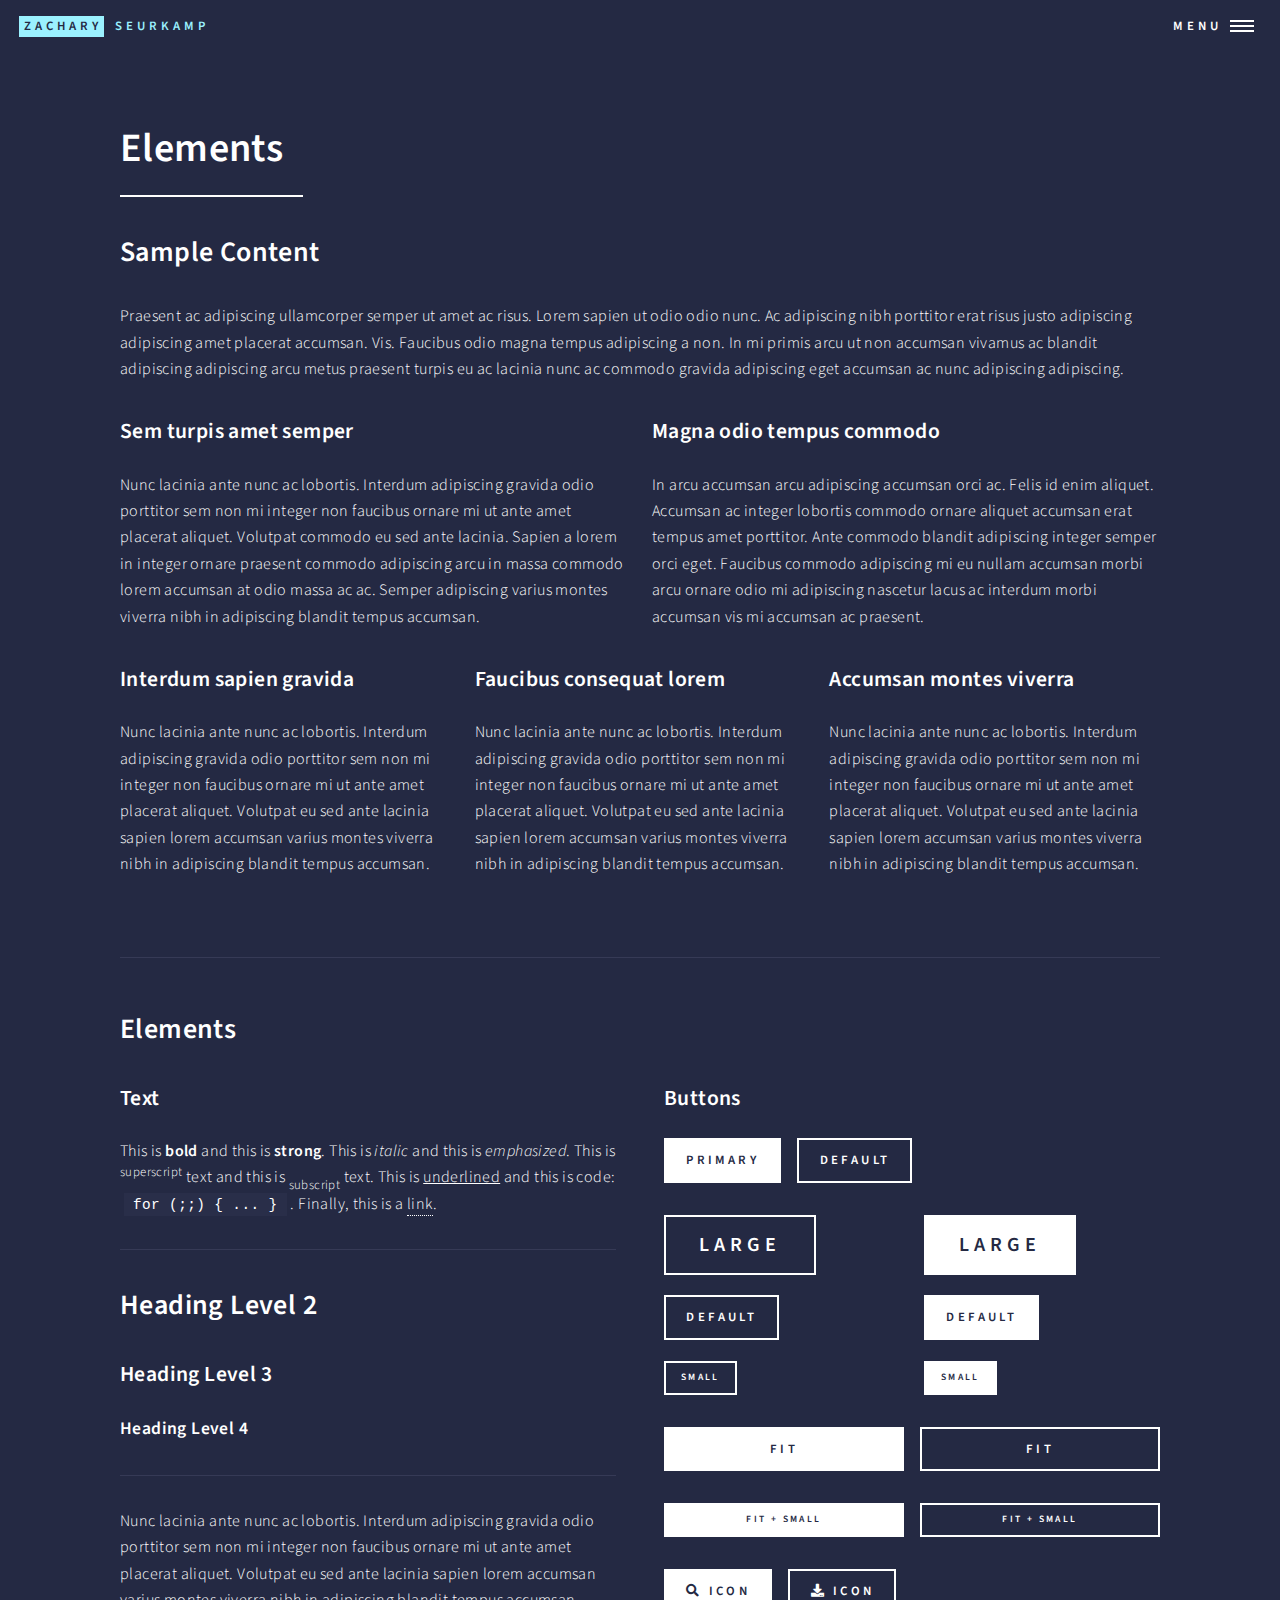
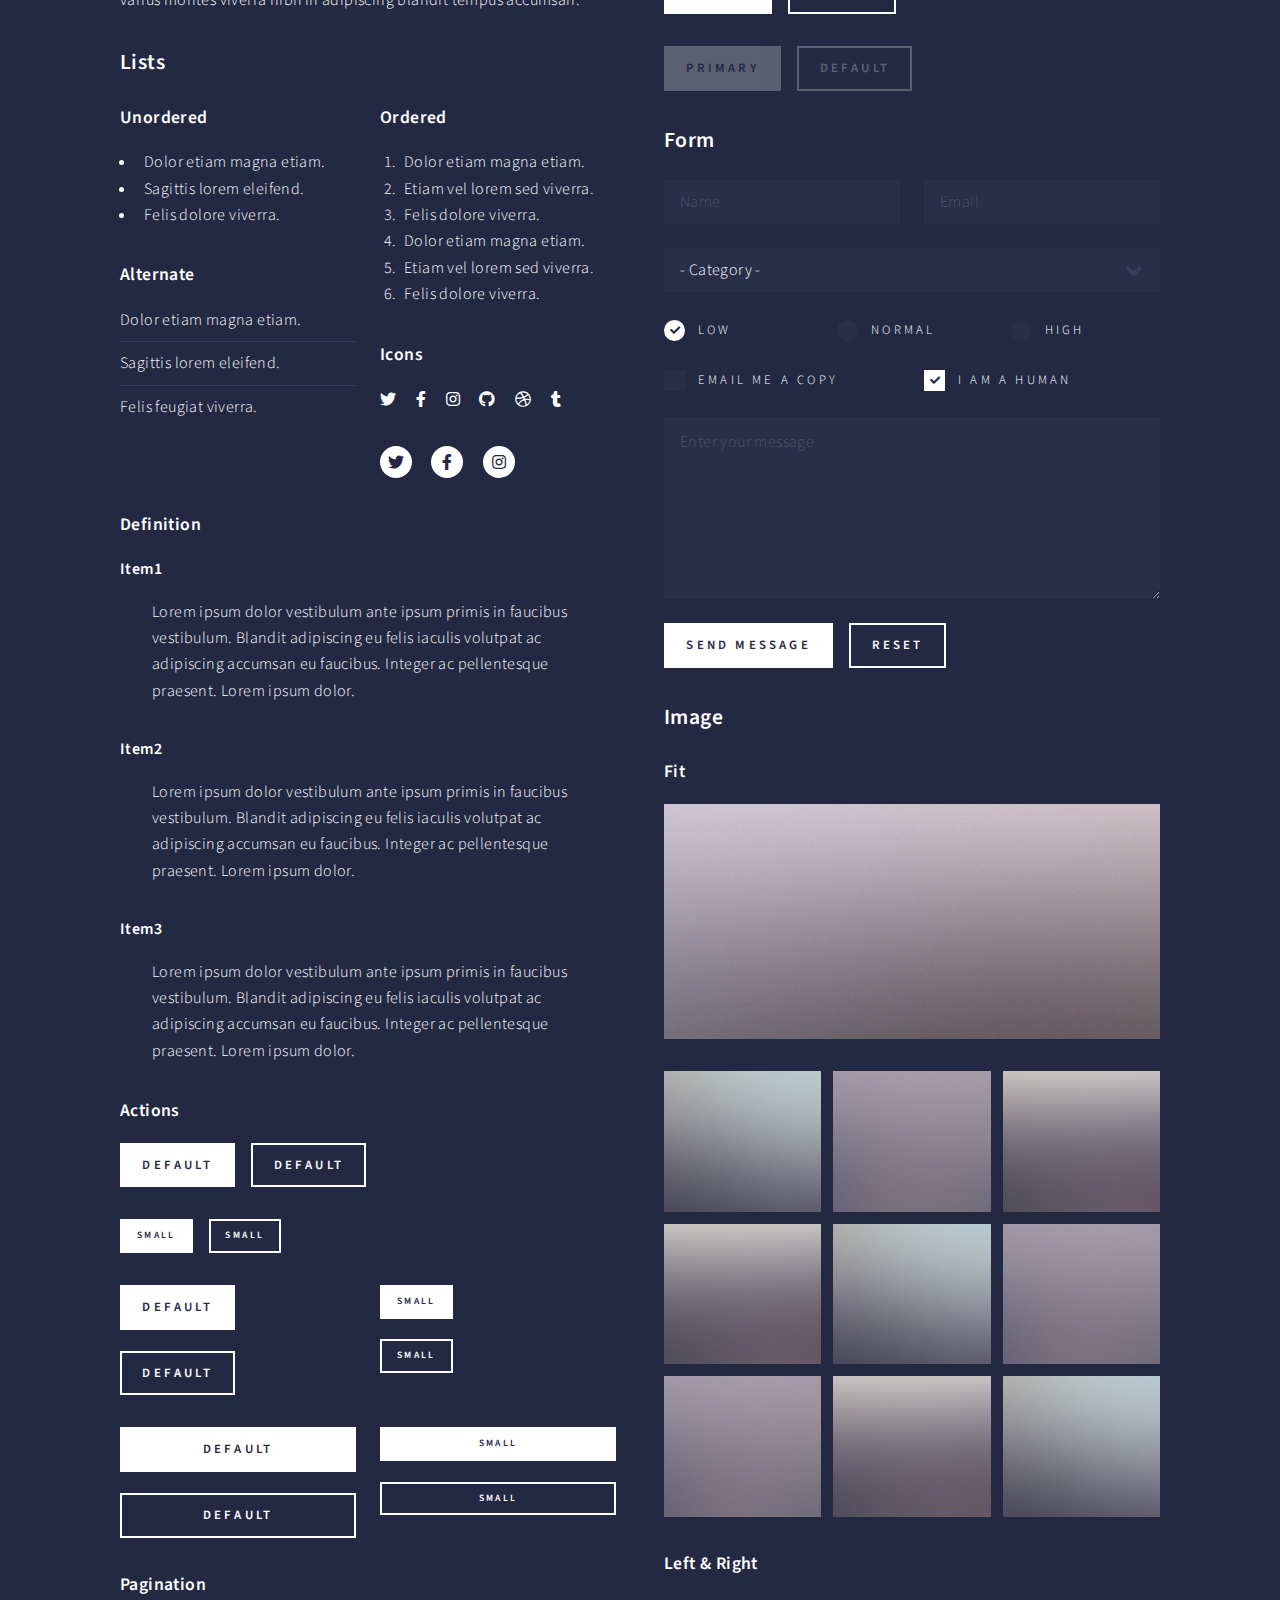
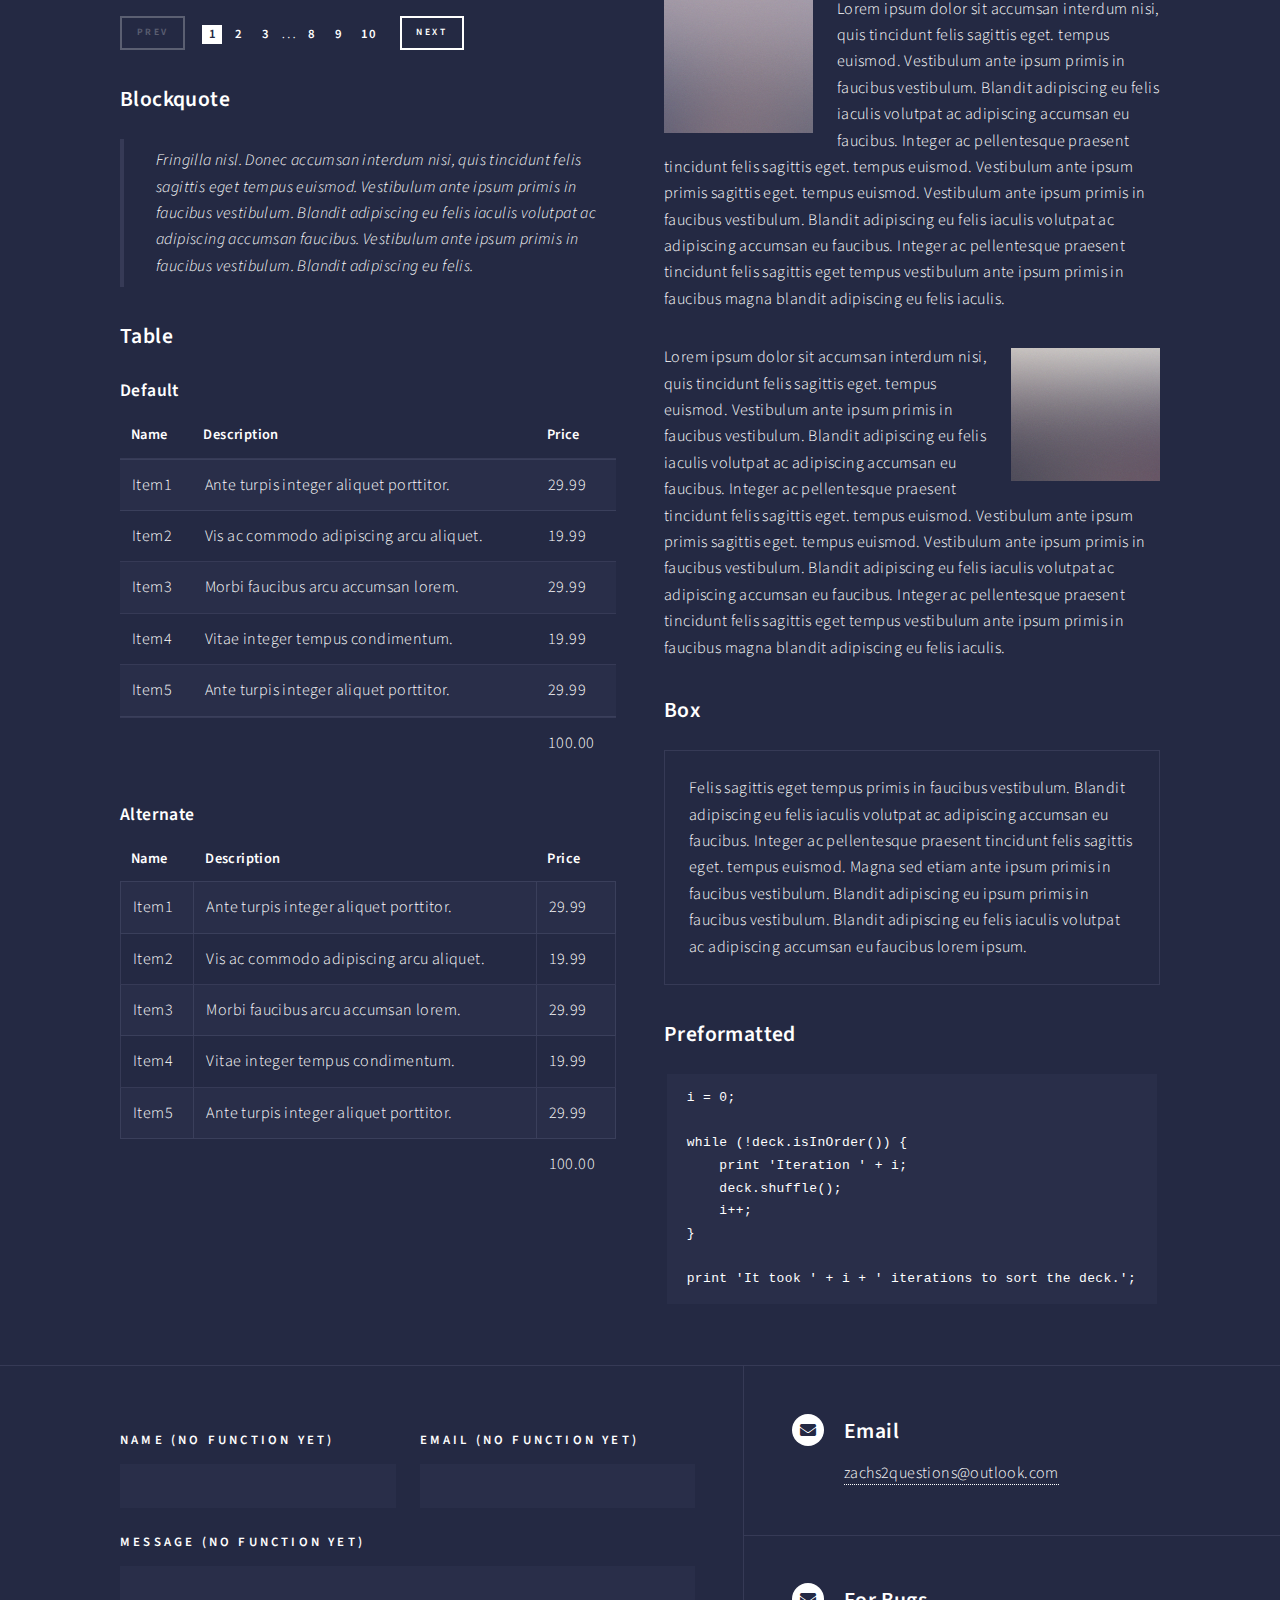
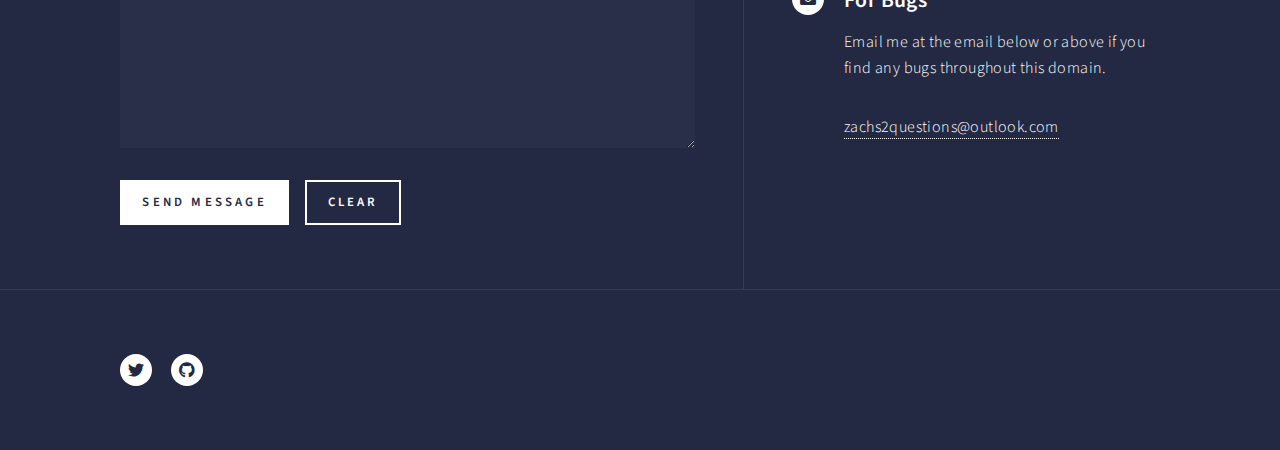
<file: elements.html>
<!DOCTYPE HTML>
<html>
	<head>
		<title>Elements Showcase - Zachary Seurkamp</title>
		<meta charset="utf-8" />
		<meta name="viewport" content="width=device-width, initial-scale=1, user-scalable=no" />
		<link rel="stylesheet" href="assets/css/main.css" />
		<link rel="icon" href="https://th.bing.com/th/id/OIP.C_7N1ateNAgad0N_Sr9W1AHaHa?pid=ImgDet&rs=1.png">
		<noscript><link rel="stylesheet" href="assets/css/noscript.css" /></noscript>
	</head>
	<body class="is-preload">

		<!-- Wrapper -->
			<div id="wrapper">

				<!-- Header -->
				<header id="header" class="alt">
					<a href="index.html" class="logo"><strong>Zachary</strong> <span>Seurkamp</span></a>
					<nav>
						<a href="#menu">Menu</a>
					</nav>
				</header>

				<!-- Menu -->
					<nav id="menu">
						<ul class="links">
							<li><a href="index.html">Home</a></li>
							<li><a href="stuffinuse.html">Stuff I Use</a></li>
							<li><a href="aboutme.html">About Me</a></li>
							<li><a href="elements.html">Elements Showcase</a></li>
						</ul>
						<ul class="actions stacked">
							<li><a href="#" class="button primary fit">Get Started</a></li>
							<li><a href="#" class="button fit">Log In</a></li>
						</ul>
					</nav>

				<!-- Main -->
					<div id="main" class="alt">

						<!-- One -->
							<section id="one">
								<div class="inner">
									<header class="major">
										<h1>Elements</h1>
									</header>

									<!-- Content -->
										<h2 id="content">Sample Content</h2>
										<p>Praesent ac adipiscing ullamcorper semper ut amet ac risus. Lorem sapien ut odio odio nunc. Ac adipiscing nibh porttitor erat risus justo adipiscing adipiscing amet placerat accumsan. Vis. Faucibus odio magna tempus adipiscing a non. In mi primis arcu ut non accumsan vivamus ac blandit adipiscing adipiscing arcu metus praesent turpis eu ac lacinia nunc ac commodo gravida adipiscing eget accumsan ac nunc adipiscing adipiscing.</p>
										<div class="row">
											<div class="col-6 col-12-small">
												<h3>Sem turpis amet semper</h3>
												<p>Nunc lacinia ante nunc ac lobortis. Interdum adipiscing gravida odio porttitor sem non mi integer non faucibus ornare mi ut ante amet placerat aliquet. Volutpat commodo eu sed ante lacinia. Sapien a lorem in integer ornare praesent commodo adipiscing arcu in massa commodo lorem accumsan at odio massa ac ac. Semper adipiscing varius montes viverra nibh in adipiscing blandit tempus accumsan.</p>
											</div>
											<div class="col-6 col-12-small">
												<h3>Magna odio tempus commodo</h3>
												<p>In arcu accumsan arcu adipiscing accumsan orci ac. Felis id enim aliquet. Accumsan ac integer lobortis commodo ornare aliquet accumsan erat tempus amet porttitor. Ante commodo blandit adipiscing integer semper orci eget. Faucibus commodo adipiscing mi eu nullam accumsan morbi arcu ornare odio mi adipiscing nascetur lacus ac interdum morbi accumsan vis mi accumsan ac praesent.</p>
											</div>
											<!-- Break -->
											<div class="col-4 col-12-medium">
												<h3>Interdum sapien gravida</h3>
												<p>Nunc lacinia ante nunc ac lobortis. Interdum adipiscing gravida odio porttitor sem non mi integer non faucibus ornare mi ut ante amet placerat aliquet. Volutpat eu sed ante lacinia sapien lorem accumsan varius montes viverra nibh in adipiscing blandit tempus accumsan.</p>
											</div>
											<div class="col-4 col-12-medium">
												<h3>Faucibus consequat lorem</h3>
												<p>Nunc lacinia ante nunc ac lobortis. Interdum adipiscing gravida odio porttitor sem non mi integer non faucibus ornare mi ut ante amet placerat aliquet. Volutpat eu sed ante lacinia sapien lorem accumsan varius montes viverra nibh in adipiscing blandit tempus accumsan.</p>
											</div>
											<div class="col-4 col-12-medium">
												<h3>Accumsan montes viverra</h3>
												<p>Nunc lacinia ante nunc ac lobortis. Interdum adipiscing gravida odio porttitor sem non mi integer non faucibus ornare mi ut ante amet placerat aliquet. Volutpat eu sed ante lacinia sapien lorem accumsan varius montes viverra nibh in adipiscing blandit tempus accumsan.</p>
											</div>
										</div>

									<hr class="major" />

									<!-- Elements -->
										<h2 id="elements">Elements</h2>
										<div class="row gtr-200">
											<div class="col-6 col-12-medium">

												<!-- Text stuff -->
													<h3>Text</h3>
													<p>This is <b>bold</b> and this is <strong>strong</strong>. This is <i>italic</i> and this is <em>emphasized</em>.
													This is <sup>superscript</sup> text and this is <sub>subscript</sub> text.
													This is <u>underlined</u> and this is code: <code>for (;;) { ... }</code>.
													Finally, this is a <a href="#">link</a>.</p>
													<hr />
													<h2>Heading Level 2</h2>
													<h3>Heading Level 3</h3>
													<h4>Heading Level 4</h4>
													<hr />
													<p>Nunc lacinia ante nunc ac lobortis. Interdum adipiscing gravida odio porttitor sem non mi integer non faucibus ornare mi ut ante amet placerat aliquet. Volutpat eu sed ante lacinia sapien lorem accumsan varius montes viverra nibh in adipiscing blandit tempus accumsan.</p>

												<!-- Lists -->
													<h3>Lists</h3>
													<div class="row">
														<div class="col-6 col-12-small">

															<h4>Unordered</h4>
															<ul>
																<li>Dolor etiam magna etiam.</li>
																<li>Sagittis lorem eleifend.</li>
																<li>Felis dolore viverra.</li>
															</ul>

															<h4>Alternate</h4>
															<ul class="alt">
																<li>Dolor etiam magna etiam.</li>
																<li>Sagittis lorem eleifend.</li>
																<li>Felis feugiat viverra.</li>
															</ul>

														</div>
														<div class="col-6 col-12-small">

															<h4>Ordered</h4>
															<ol>
																<li>Dolor etiam magna etiam.</li>
																<li>Etiam vel lorem sed viverra.</li>
																<li>Felis dolore viverra.</li>
																<li>Dolor etiam magna etiam.</li>
																<li>Etiam vel lorem sed viverra.</li>
																<li>Felis dolore viverra.</li>
															</ol>

															<h4>Icons</h4>
															<ul class="icons">
																<li><a href="#" class="icon brands fa-twitter"><span class="label">Twitter</span></a></li>
																<li><a href="#" class="icon brands fa-facebook-f"><span class="label">Facebook</span></a></li>
																<li><a href="#" class="icon brands fa-instagram"><span class="label">Instagram</span></a></li>
																<li><a href="#" class="icon brands fa-github"><span class="label">Github</span></a></li>
																<li><a href="#" class="icon brands fa-dribbble"><span class="label">Dribbble</span></a></li>
																<li><a href="#" class="icon brands fa-tumblr"><span class="label">Tumblr</span></a></li>
															</ul>
															<ul class="icons">
																<li><a href="#" class="icon brands alt fa-twitter"><span class="label">Twitter</span></a></li>
																<li><a href="#" class="icon brands alt fa-facebook-f"><span class="label">Facebook</span></a></li>
																<li><a href="#" class="icon brands alt fa-instagram"><span class="label">Instagram</span></a></li>
															</ul>

														</div>
													</div>
													<h4>Definition</h4>
													<dl>
														<dt>Item1</dt>
														<dd>
															<p>Lorem ipsum dolor vestibulum ante ipsum primis in faucibus vestibulum. Blandit adipiscing eu felis iaculis volutpat ac adipiscing accumsan eu faucibus. Integer ac pellentesque praesent. Lorem ipsum dolor.</p>
														</dd>
														<dt>Item2</dt>
														<dd>
															<p>Lorem ipsum dolor vestibulum ante ipsum primis in faucibus vestibulum. Blandit adipiscing eu felis iaculis volutpat ac adipiscing accumsan eu faucibus. Integer ac pellentesque praesent. Lorem ipsum dolor.</p>
														</dd>
														<dt>Item3</dt>
														<dd>
															<p>Lorem ipsum dolor vestibulum ante ipsum primis in faucibus vestibulum. Blandit adipiscing eu felis iaculis volutpat ac adipiscing accumsan eu faucibus. Integer ac pellentesque praesent. Lorem ipsum dolor.</p>
														</dd>
													</dl>

													<h4>Actions</h4>
													<ul class="actions">
														<li><a href="#" class="button primary">Default</a></li>
														<li><a href="#" class="button">Default</a></li>
													</ul>
													<ul class="actions small">
														<li><a href="#" class="button primary small">Small</a></li>
														<li><a href="#" class="button small">Small</a></li>
													</ul>
													<div class="row">
														<div class="col-6 col-12-small">
															<ul class="actions stacked">
																<li><a href="#" class="button primary">Default</a></li>
																<li><a href="#" class="button">Default</a></li>
															</ul>
														</div>
														<div class="col-6 col-12-small">
															<ul class="actions stacked">
																<li><a href="#" class="button primary small">Small</a></li>
																<li><a href="#" class="button small">Small</a></li>
															</ul>
														</div>
														<div class="col-6 col-12-small">
															<ul class="actions stacked">
																<li><a href="#" class="button primary fit">Default</a></li>
																<li><a href="#" class="button fit">Default</a></li>
															</ul>
														</div>
														<div class="col-6 col-12-small">
															<ul class="actions stacked">
																<li><a href="#" class="button primary small fit">Small</a></li>
																<li><a href="#" class="button small fit">Small</a></li>
															</ul>
														</div>
													</div>

													<h4>Pagination</h4>
													<ul class="pagination">
														<li><span class="button small disabled">Prev</span></li>
														<li><a href="#" class="page active">1</a></li>
														<li><a href="#" class="page">2</a></li>
														<li><a href="#" class="page">3</a></li>
														<li><span>&hellip;</span></li>
														<li><a href="#" class="page">8</a></li>
														<li><a href="#" class="page">9</a></li>
														<li><a href="#" class="page">10</a></li>
														<li><a href="#" class="button small">Next</a></li>
													</ul>

												<!-- Blockquote -->
													<h3>Blockquote</h3>
													<blockquote>Fringilla nisl. Donec accumsan interdum nisi, quis tincidunt felis sagittis eget tempus euismod. Vestibulum ante ipsum primis in faucibus vestibulum. Blandit adipiscing eu felis iaculis volutpat ac adipiscing accumsan faucibus. Vestibulum ante ipsum primis in faucibus vestibulum. Blandit adipiscing eu felis.</blockquote>

												<!-- Table -->
													<h3>Table</h3>

													<h4>Default</h4>
													<div class="table-wrapper">
														<table>
															<thead>
																<tr>
																	<th>Name</th>
																	<th>Description</th>
																	<th>Price</th>
																</tr>
															</thead>
															<tbody>
																<tr>
																	<td>Item1</td>
																	<td>Ante turpis integer aliquet porttitor.</td>
																	<td>29.99</td>
																</tr>
																<tr>
																	<td>Item2</td>
																	<td>Vis ac commodo adipiscing arcu aliquet.</td>
																	<td>19.99</td>
																</tr>
																<tr>
																	<td>Item3</td>
																	<td> Morbi faucibus arcu accumsan lorem.</td>
																	<td>29.99</td>
																</tr>
																<tr>
																	<td>Item4</td>
																	<td>Vitae integer tempus condimentum.</td>
																	<td>19.99</td>
																</tr>
																<tr>
																	<td>Item5</td>
																	<td>Ante turpis integer aliquet porttitor.</td>
																	<td>29.99</td>
																</tr>
															</tbody>
															<tfoot>
																<tr>
																	<td colspan="2"></td>
																	<td>100.00</td>
																</tr>
															</tfoot>
														</table>
													</div>

													<h4>Alternate</h4>
													<div class="table-wrapper">
														<table class="alt">
															<thead>
																<tr>
																	<th>Name</th>
																	<th>Description</th>
																	<th>Price</th>
																</tr>
															</thead>
															<tbody>
																<tr>
																	<td>Item1</td>
																	<td>Ante turpis integer aliquet porttitor.</td>
																	<td>29.99</td>
																</tr>
																<tr>
																	<td>Item2</td>
																	<td>Vis ac commodo adipiscing arcu aliquet.</td>
																	<td>19.99</td>
																</tr>
																<tr>
																	<td>Item3</td>
																	<td> Morbi faucibus arcu accumsan lorem.</td>
																	<td>29.99</td>
																</tr>
																<tr>
																	<td>Item4</td>
																	<td>Vitae integer tempus condimentum.</td>
																	<td>19.99</td>
																</tr>
																<tr>
																	<td>Item5</td>
																	<td>Ante turpis integer aliquet porttitor.</td>
																	<td>29.99</td>
																</tr>
															</tbody>
															<tfoot>
																<tr>
																	<td colspan="2"></td>
																	<td>100.00</td>
																</tr>
															</tfoot>
														</table>
													</div>

											</div>
											<div class="col-6 col-12-medium">

												<!-- Buttons -->
													<h3>Buttons</h3>
													<ul class="actions">
														<li><a href="#" class="button primary">Primary</a></li>
														<li><a href="#" class="button">Default</a></li>
													</ul>
													<div class="row">
														<div class="col-6 col-12-xsmall">
															<ul class="actions stacked">
																<li><a href="#" class="button large">Large</a></li>
																<li><a href="#" class="button">Default</a></li>
																<li><a href="#" class="button small">Small</a></li>
															</ul>
														</div>
														<div class="col-6 col-12-xsmall">
															<ul class="actions stacked">
																<li><a href="#" class="button primary large">Large</a></li>
																<li><a href="#" class="button primary">Default</a></li>
																<li><a href="#" class="button primary small">Small</a></li>
															</ul>
														</div>
													</div>
													<ul class="actions fit">
														<li><a href="#" class="button primary fit">Fit</a></li>
														<li><a href="#" class="button fit">Fit</a></li>
													</ul>
													<ul class="actions fit small">
														<li><a href="#" class="button primary fit small">Fit + Small</a></li>
														<li><a href="#" class="button fit small">Fit + Small</a></li>
													</ul>
													<ul class="actions">
														<li><a href="#" class="button primary icon solid fa-search">Icon</a></li>
														<li><a href="#" class="button icon solid fa-download">Icon</a></li>
													</ul>
													<ul class="actions">
														<li><span class="button primary disabled">Primary</span></li>
														<li><span class="button disabled">Default</span></li>
													</ul>

												<!-- Form -->
													<h3>Form</h3>

													<form method="post" action="#">
														<div class="row gtr-uniform">
															<div class="col-6 col-12-xsmall">
																<input type="text" name="demo-name" id="demo-name" value="" placeholder="Name" />
															</div>
															<div class="col-6 col-12-xsmall">
																<input type="email" name="demo-email" id="demo-email" value="" placeholder="Email" />
															</div>
															<!-- Break -->
															<div class="col-12">
																<select name="demo-category" id="demo-category">
																	<option value="">- Category -</option>
																	<option value="1">Manufacturing</option>
																	<option value="1">Shipping</option>
																	<option value="1">Administration</option>
																	<option value="1">Human Resources</option>
																</select>
															</div>
															<!-- Break -->
															<div class="col-4 col-12-small">
																<input type="radio" id="demo-priority-low" name="demo-priority" checked>
																<label for="demo-priority-low">Low</label>
															</div>
															<div class="col-4 col-12-small">
																<input type="radio" id="demo-priority-normal" name="demo-priority">
																<label for="demo-priority-normal">Normal</label>
															</div>
															<div class="col-4 col-12-small">
																<input type="radio" id="demo-priority-high" name="demo-priority">
																<label for="demo-priority-high">High</label>
															</div>
															<!-- Break -->
															<div class="col-6 col-12-small">
																<input type="checkbox" id="demo-copy" name="demo-copy">
																<label for="demo-copy">Email me a copy</label>
															</div>
															<div class="col-6 col-12-small">
																<input type="checkbox" id="demo-human" name="demo-human" checked>
																<label for="demo-human">I am a human</label>
															</div>
															<!-- Break -->
															<div class="col-12">
																<textarea name="demo-message" id="demo-message" placeholder="Enter your message" rows="6"></textarea>
															</div>
															<!-- Break -->
															<div class="col-12">
																<ul class="actions">
																	<li><input type="submit" value="Send Message" class="primary" /></li>
																	<li><input type="reset" value="Reset" /></li>
																</ul>
															</div>
														</div>
													</form>

												<!-- Image -->
													<h3>Image</h3>

													<h4>Fit</h4>
													<span class="image fit"><img src="images/pic03.jpg" alt="" /></span>
													<div class="box alt">
														<div class="row gtr-50 gtr-uniform">
															<div class="col-4"><span class="image fit"><img src="images/pic08.jpg" alt="" /></span></div>
															<div class="col-4"><span class="image fit"><img src="images/pic09.jpg" alt="" /></span></div>
															<div class="col-4"><span class="image fit"><img src="images/pic10.jpg" alt="" /></span></div>
															<!-- Break -->
															<div class="col-4"><span class="image fit"><img src="images/pic10.jpg" alt="" /></span></div>
															<div class="col-4"><span class="image fit"><img src="images/pic08.jpg" alt="" /></span></div>
															<div class="col-4"><span class="image fit"><img src="images/pic09.jpg" alt="" /></span></div>
															<!-- Break -->
															<div class="col-4"><span class="image fit"><img src="images/pic09.jpg" alt="" /></span></div>
															<div class="col-4"><span class="image fit"><img src="images/pic10.jpg" alt="" /></span></div>
															<div class="col-4"><span class="image fit"><img src="images/pic08.jpg" alt="" /></span></div>
														</div>
													</div>

													<h4>Left &amp; Right</h4>
													<p><span class="image left"><img src="images/pic09.jpg" alt="" /></span>Lorem ipsum dolor sit accumsan interdum nisi, quis tincidunt felis sagittis eget. tempus euismod. Vestibulum ante ipsum primis in faucibus vestibulum. Blandit adipiscing eu felis iaculis volutpat ac adipiscing accumsan eu faucibus. Integer ac pellentesque praesent tincidunt felis sagittis eget. tempus euismod. Vestibulum ante ipsum primis sagittis eget. tempus euismod. Vestibulum ante ipsum primis in faucibus vestibulum. Blandit adipiscing eu felis iaculis volutpat ac adipiscing accumsan eu faucibus. Integer ac pellentesque praesent tincidunt felis sagittis eget tempus vestibulum ante ipsum primis in faucibus magna blandit adipiscing eu felis iaculis.</p>
													<p><span class="image right"><img src="images/pic10.jpg" alt="" /></span>Lorem ipsum dolor sit accumsan interdum nisi, quis tincidunt felis sagittis eget. tempus euismod. Vestibulum ante ipsum primis in faucibus vestibulum. Blandit adipiscing eu felis iaculis volutpat ac adipiscing accumsan eu faucibus. Integer ac pellentesque praesent tincidunt felis sagittis eget. tempus euismod. Vestibulum ante ipsum primis sagittis eget. tempus euismod. Vestibulum ante ipsum primis in faucibus vestibulum. Blandit adipiscing eu felis iaculis volutpat ac adipiscing accumsan eu faucibus. Integer ac pellentesque praesent tincidunt felis sagittis eget tempus vestibulum ante ipsum primis in faucibus magna blandit adipiscing eu felis iaculis.</p>

												<!-- Box -->
													<h3>Box</h3>
													<div class="box">
														<p>Felis sagittis eget tempus primis in faucibus vestibulum. Blandit adipiscing eu felis iaculis volutpat ac adipiscing accumsan eu faucibus. Integer ac pellentesque praesent tincidunt felis sagittis eget. tempus euismod. Magna sed etiam ante ipsum primis in faucibus vestibulum. Blandit adipiscing eu ipsum primis in faucibus vestibulum. Blandit adipiscing eu felis iaculis volutpat ac adipiscing accumsan eu faucibus lorem ipsum.</p>
													</div>

												<!-- Preformatted Code -->
													<h3>Preformatted</h3>
													<pre><code>i = 0;

while (!deck.isInOrder()) {
    print 'Iteration ' + i;
    deck.shuffle();
    i++;
}

print 'It took ' + i + ' iterations to sort the deck.';
</code></pre>

											</div>
										</div>

								</div>
							</section>

					</div>

				<!-- Contact -->
					<section id="contact">
						<div class="inner">
							<section>
								<form method="post" action="#">
									<div class="fields">
										<div class="field half">
											<label for="name">Name (No Function Yet)</label>
											<input type="text" name="name" id="name" />
										</div>
										<div class="field half">
											<label for="email">Email (No Function Yet)</label>
											<input type="text" name="email" id="email" />
										</div>
										<div class="field">
											<label for="message">Message (No Function Yet)</label>
											<textarea name="message" id="message" rows="6"></textarea>
										</div>
									</div>
									<ul class="actions">
										<li><input type="submit" value="Send Message" class="primary" /></li>
										<li><input type="reset" value="Clear" /></li>
									</ul>
								</form>
							</section>
							<section class="split">
								<section>
									<div class="contact-method">
										<span class="icon solid alt fa-envelope"></span>
										<h3>Email</h3>
										<a href="mailto:zachs2questions@outlook.com">zachs2questions@outlook.com</a>
									</div>
								</section>
								<section>
									<div class="contact-method">
										<span class="icon solid alt fa-envelope"></span>
										<h3>For Bugs</h3>
										<p>Email me at the email below or above if you find any bugs throughout this domain.</p>
										<a href="mailto:zachs2questions@outlook.com">zachs2questions@outlook.com</a>
									</div>
								</section>
							</section>
						</div>
					</section>

				<!-- Footer -->
					<footer id="footer">
						<div class="inner">
							<ul class="icons">
								<li><a href="https://twitter.com/" class="icon brands alt fa-twitter"><span class="label">Twitter</span></a></li>
								<li><a href="https://github.com/" class="icon brands alt fa-github"><span class="label">GitHub</span></a></li>
							</ul>
						</div>
					</footer>

			</div>

		<!-- Scripts -->
			<script src="assets/js/jquery.min.js"></script>
			<script src="assets/js/jquery.scrolly.min.js"></script>
			<script src="assets/js/jquery.scrollex.min.js"></script>
			<script src="assets/js/browser.min.js"></script>
			<script src="assets/js/breakpoints.min.js"></script>
			<script src="assets/js/util.js"></script>
			<script src="assets/js/main.js"></script>

	</body>
</html>
</file>
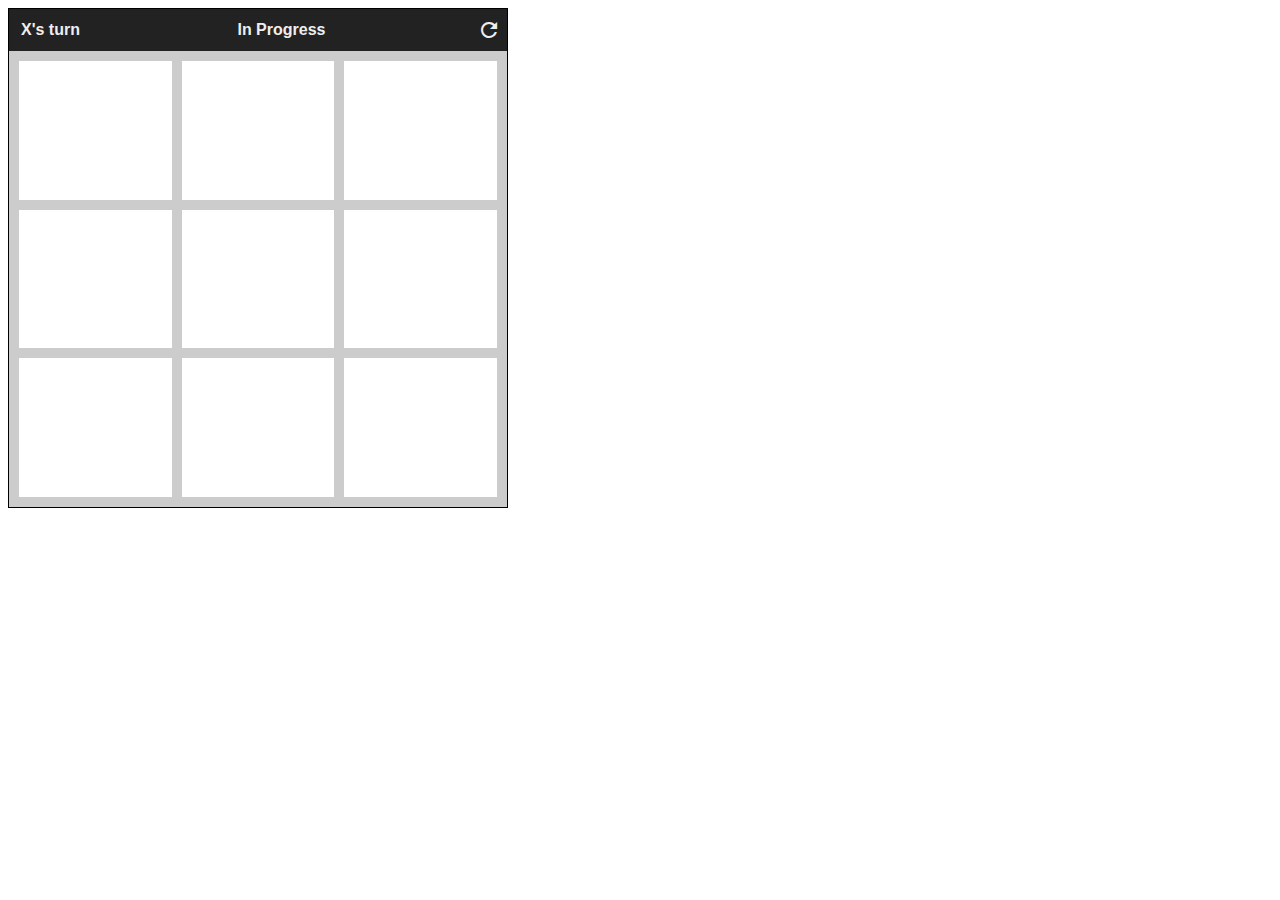
<file: tictactoe.html>
<!DOCTYPE html>
<html lang="en">
<head>
    <meta charset="UTF-8">
    <meta name="viewport" content="width=device-width, initial-scale=1.0">
    <title>Tic Tac Toe</title>
    <link rel="stylesheet" href="./tictactoecss/ttt.css">
    <link href="https://fonts.googleapis.com/icon?family=Material+Icons" rel="stylesheet">
    <!--MAKE SURE TO GO TO http://127.0.0.1:5500/ do not open INDEX.HTML file, it will not take you anywhere-->
</head>
<body>
    <div id="app"></div>
    <script src="./tictactoejs/ttt.js" type="module"></script>
</body>
</html>
</file>
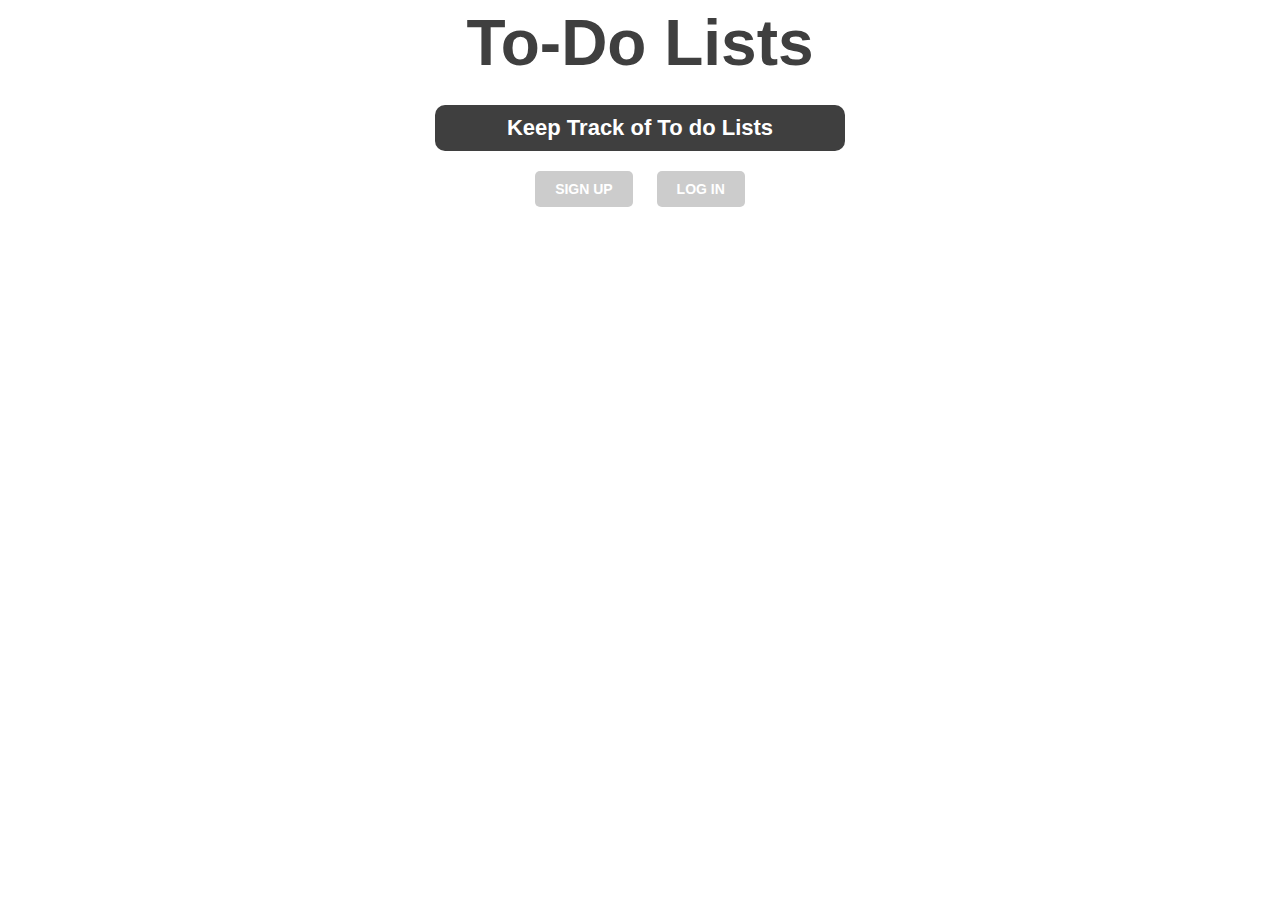
<file: todo.html>
<!DOCTYPE html>
<html>
  <head>
    <meta charset="utf-8">
    <meta name="viewport" content="width=device-width">
    <title>To-Do Lists</title>
    <link rel="stylesheet" href="todo.css">
  </head>
  <body onload="startProjectCode()">
    <div id="app">
      <h1>To-Do Lists</h1>
      <h2>Keep Track of To do Lists</h2>

      <div id="intro" class="">
        <p>
          <a href="#" id="signup-button" class="button signup">Sign Up</a>
          <a href="#" id="login-button" class="button login">Log In</a>
        </p>
      </div>

      <div id="logged" class="hide">
        <p>
          Welcome,
          <span id="loggedin-user-firstname">First</span>
          <span id="loggedin-user-lastname">Last</span>
        </p>
        <a href="#" class="button" id="dashboard-button">Dashboard</a>
        <a href="#" class="button" id="settings-button">Account Settings</a>
        <a href="#" class="button logout" id="logout-button">Log Out</a>
      </div>

      <div id="signup" class="hide">
        <h3>Sign Up</h3>
        <form action="#" id="signup-form">
          <label for="signup-first">
            First Name<br>
            <input type="text" id="signup-first">
          </label>
          <label for="signup-last">
            Last Name<br>
            <input type="text" id="signup-last">
          </label>
          <label for="signup-email">
            Email<br>
            <input type="email" id="signup-email">
          </label>
          <label for="signup-password">
            Password<br>
            <input type="password" id="signup-password">
          </label>
          <label for="signup-terms">
            <input type="checkbox" id="signup-terms"> I agree to the <b>Terms of Use</b>
          </label>
          <button class="button">Sign Up</button>
          <p id="signup-errors" class="error-message hide">There was an error</p>
        </form>
      </div>

      <div id="login" class="hide">
        <h3>Log In</h3>
        <form action="#" id="login-form">
          <label for="login-email">
            Email<br>
            <input type="email" id="login-email">
          </label>
          <label for="login-password">
            Password<br>
            <input type="password" id="login-password">
          </label>
          <button class="button" type="submit">Log In</button>
          <p id="login-errors" class="error-message hide">There was an error</p>
        </form>
      </div>

      <div id="dashboard" class="hide">
        <h3>Dashboard</h3>

        <ul id="dashboard-todo-lists">
          <li><a href="#">Todo list</a></li>
          <li><a href="#">Todo list</a></li>
          <li><a href="#">Todo list</a></li>
        </ul>

        <br>

        <a href="#" class="button" id="create-new-list">Create New To-Do List</a>
      </div>

      <div id="list" class="hide">
        <h3 id="title-list">Todo list</h3>
        <form action="#" id="change-title">
          <input type="text" id="list-title" value="">
          <p id="list-title-errors" class="error-message hide">There was an error</p>
          <button class="button" type="submit">Change title</button>
        </form>

        <ul id="todo-list-items">
          <li>item 1</li>
          <li>item 2</li>
          <li class="done">item done!</li>
          <li>item 5</li>
        </ul>

        <form action="#" id="new-item-form">
          <label for="list-new-item">
            Add new item to the list
            <input type="text" id="list-new-item">
          </label>
          <p id="new-item-errors" class="error-message hide">There was an error</p>
          <button class="button" type="submit">Add to To-Do list</button>
        </form>

        <hr>
      </div>

      <div id="settings" class="hide">
        <h3>Account Settings</h3>
        <form action="#" id="settings-form">
          <label for="settings-first">
            First Name<br>
            <input type="text" id="settings-first" value="first name">
          </label>
          <label for="settings-last">
            Last Name<br>
            <input type="text" id="settings-last" value="last name">
          </label>
          <label for="settings-email">
            Email<br>
            <input type="email" id="settings-email" value="account@server.com">
          </label>
          <label for="settings-password">
            Password <small>(your password won't change if you leave this field empty)</small><br>
            <input type="password" id="settings-password">
          </label>
          <p id="settings-errors" class="error-message hide">There was an error</p>
          <button class="button login">Update account</button>
        </form>
      </div>

    </div>

    <script src="todo.js"></script>
  </body>
</html>
</file>
<file: assets/css/noscript.css>
/*
	Forty by HTML5 UP
	html5up.net | @ajlkn
	Free for personal and commercial use under the CCA 3.0 license (html5up.net/license)
*/

/* Banner */

	body.is-preload #banner:after {
		opacity: 0.85;
	}

	body.is-preload #banner > .inner {
		-moz-filter: none;
		-webkit-filter: none;
		-ms-filter: none;
		filter: none;
		-moz-transform: none;
		-webkit-transform: none;
		-ms-transform: none;
		transform: none;
		opacity: 1;
	}
</file>
<file: tictactoecss/ttt.css>
* {
    box-sizing: border-box;
}

#app {
    border: 1px solid black;
    width: 500px;
    height: 500px;
    font-family: sans-serif;
    font-weight: bold;
    display: flex;
    flex-direction: column;
}

.header {
    display: flex;
    align-items: center;
    background: #222;
}

.header > * {
    color: #eeeeee;
}

.header__turn {
    padding: 12px;
}

.header__status {
    padding: 12px;
    flex-grow: 1;
    text-align: center;
}

.header__restart {
    display: flex;
    align-items: center;
    justify-content: center;
    border: none;
    outline: none;
    background: none;
    cursor: pointer;
}

.board {
    display: grid;
    background: #cccccc;
    gap: 10px;
    padding: 10px;
    flex-grow: 1;
    grid-template-columns: repeat(3, 1fr);
    grid-template-rows: repeat(3, 1fr);
}

.board__tile {
    background: #ffffff;
    cursor: pointer;
    display: flex;
    align-items: center;
    justify-content: center;
    font-size: 80px;
    font-family: cursive;
    color: #222222;
}

.board__tile:hover {
    background: #eeeeee;
}

.board__tile--winner {
    color: green;
}
</file>
<file: todo.css>
body {
    background-color: white;
    font-family: 'Trebuchet MS', 'Lucida Sans Unicode', 'Lucida Grande', 'Lucida Sans', Arial, sans-serif;
    font-size: 14px;
    color: #3f3f3f;
  }
  
  h1 {
    font-family: 'Segoe UI', Tahoma, Geneva, Verdana, sans-serif;
    font-size: 64px;
    line-height: 0px;
    text-align: center;
    padding-bottom: 0.5cm;
  }
  h2 {
    font-size: 22px;
    background-color: #3f3f3f;
    color: white;
    max-width: 350px;
    text-align: center;
    padding: 10px 30px;
    border-radius: 10px;
    display: block;
    margin: 30px auto;
  }
  h3 {
    font-size: 24px;
    text-decoration: underline;
  }
  
  hr {
    height: 1px;
    border: none;
    background-color: black;
    margin: 40px 70px;
  }
  
  a {
    color: grey;
  }
  
  .button {
    background-color: #cccccc;
    font-size: 14px;
    padding: 10px 20px;
    border-radius: 5px;
    color: white;
    text-decoration: none;
    text-transform: uppercase;
    font-weight: bold;
    margin: 0 10px;
    border: none;
    cursor: pointer;
  }
  .button:hover {
    background-color: #666666;
  }
  
  .logout {
    background-color: rgb(0, 81, 255);
  }
  
  .login:hover {
    background-color: rgb(0, 81, 255);
  }
  .signup:hover {
    background-color: rgb(32, 159, 218);
  }
  
  .hide {
    display: none;
  }
  
  #app {
    max-width: 700px;
    margin: 0 auto;
  }
  
  #intro {
    text-align: center;
  }
  
  #logged {
    text-align: center;
    padding-bottom: 30px;
    border-bottom: 1px solid black;
  }
  #logged p {
    margin: -10px 0 30px;
    font-size: 16px;
  }
  
  form input {
    display: block;
    margin-bottom: 20px;
    line-height: 30px;
    font-size: 20px;
    width: 100%;
  }
  form input[type=checkbox] {
    display: inline;
    width: auto;
  }
  form button {
    display: block;
  }
  
  .error-message {
    color: red;
    font-weight: bold;
    text-transform: uppercase;
  }
  
  #signup {
  
  }
  
  #login {
  
  }
  
  #dashboard {
    line-height: 24px;
  }
  
  #list {
  
  }
  #list ul {
    list-style-type: circle;
    line-height: 24px;
    cursor: pointer;
    color: white;
    background-color: black;
    padding: 20px 40px;
    margin: 50px 0;
    border-radius: 5px;
  }
  #list ul li.done {
    list-style-type: disc;
    text-decoration: line-through;
    font-weight: bold;
    color: limegreen;
  }
  
  #settings {
  
  }
</file>
<file: assets/css/main.css>
@import url(fontawesome-all.min.css);
@import url("https://fonts.googleapis.com/css?family=Source+Sans+Pro:300,300italic,600,600italic");

html, body, div, span, applet, object,
iframe, h1, h2, h3, h4, h5, h6, p, blockquote,
pre, a, abbr, acronym, address, big, cite,
code, del, dfn, em, img, ins, kbd, q, s, samp,
small, strike, strong, sub, sup, tt, var, b,
u, i, center, dl, dt, dd, ol, ul, li, fieldset,
form, label, legend, table, caption, tbody,
tfoot, thead, tr, th, td, article, aside,
canvas, details, embed, figure, figcaption,
footer, header, hgroup, menu, nav, output, ruby,
section, summary, time, mark, audio, video {
	margin: 0;
	padding: 0;
	border: 0;
	font-size: 100%;
	font: inherit;
	vertical-align: baseline;}

article, aside, details, figcaption, figure,
footer, header, hgroup, menu, nav, section {
	display: block;}

body {
	line-height: 1;
}

ol, ul {
	list-style: none;
}

blockquote, q {
	quotes: none;
}

	blockquote:before, blockquote:after, q:before, q:after {
		content: '';
		content: none;
	}

table {
	border-collapse: collapse;
	border-spacing: 0;
}

body {
	-webkit-text-size-adjust: none;
}

mark {
	background-color: transparent;
	color: inherit;
}

input::-moz-focus-inner {
	border: 0;
	padding: 0;
}

input, select, textarea {
	-moz-appearance: none;
	-webkit-appearance: none;
	-ms-appearance: none;
	appearance: none;
}

/* Basic */

	@-ms-viewport {
		width: device-width;
	}

	body {
		-ms-overflow-style: scrollbar;
	}

	@media screen and (max-width: 480px) {

		html, body {
			min-width: 320px;
		}

	}

	html {
		box-sizing: border-box;
	}

	*, *:before, *:after {
		box-sizing: inherit;
	}

	body {
		background: #242943;
	}

		body.is-preload *, body.is-preload *:before, body.is-preload *:after {
			-moz-animation: none !important;
			-webkit-animation: none !important;
			-ms-animation: none !important;
			animation: none !important;
			-moz-transition: none !important;
			-webkit-transition: none !important;
			-ms-transition: none !important;
			transition: none !important;
		}

/* Type */

	body, input, select, textarea {
		color: #ffffff;
		font-family: "Source Sans Pro", Helvetica, sans-serif;
		font-size: 17pt;
		font-weight: 300;
		letter-spacing: 0.025em;
		line-height: 1.65;
	}

		@media screen and (max-width: 1680px) {

			body, input, select, textarea {
				font-size: 14pt;
			}

		}

		@media screen and (max-width: 1280px) {

			body, input, select, textarea {
				font-size: 12pt;
			}

		}

		@media screen and (max-width: 360px) {

			body, input, select, textarea {
				font-size: 11pt;
			}

		}

	a {
		-moz-transition: color 0.2s ease-in-out, border-bottom-color 0.2s ease-in-out;
		-webkit-transition: color 0.2s ease-in-out, border-bottom-color 0.2s ease-in-out;
		-ms-transition: color 0.2s ease-in-out, border-bottom-color 0.2s ease-in-out;
		transition: color 0.2s ease-in-out, border-bottom-color 0.2s ease-in-out;
		border-bottom: dotted 1px;
		color: inherit;
		text-decoration: none;
	}

		a:hover {
			border-bottom-color: transparent;
			color: #9bf1ff !important;
		}

		a:active {
			color: #53e3fb !important;
		}

	strong, b {
		color: #ffffff;
		font-weight: 600;
	}

	em, i {
		font-style: italic;
	}

	p {
		margin: 0 0 2em 0;
	}

	h1, h2, h3, h4, h5, h6 {
		color: #ffffff;
		font-weight: 600;
		line-height: 1.65;
		margin: 0 0 1em 0;
	}

		h1 a, h2 a, h3 a, h4 a, h5 a, h6 a {
			color: inherit;
			border-bottom: 0;
		}

	h1 {
		font-size: 2.5em;
	}

	h2 {
		font-size: 1.75em;
	}

	h3 {
		font-size: 1.35em;
	}

	h4 {
		font-size: 1.1em;
	}

	h5 {
		font-size: 0.9em;
	}

	h6 {
		font-size: 0.7em;
	}

	@media screen and (max-width: 736px) {

		h1 {
			font-size: 2em;
		}

		h2 {
			font-size: 1.5em;
		}

		h3 {
			font-size: 1.25em;
		}

	}

	sub {
		font-size: 0.8em;
		position: relative;
		top: 0.5em;
	}

	sup {
		font-size: 0.8em;
		position: relative;
		top: -0.5em;
	}

	blockquote {
		border-left: solid 4px rgba(212, 212, 255, 0.1);
		font-style: italic;
		margin: 0 0 2em 0;
		padding: 0.5em 0 0.5em 2em;
	}

	code {
		background: rgba(212, 212, 255, 0.035);
		font-family: "Courier New", monospace;
		font-size: 0.9em;
		margin: 0 0.25em;
		padding: 0.25em 0.65em;
	}

	pre {
		-webkit-overflow-scrolling: touch;
		font-family: "Courier New", monospace;
		font-size: 0.9em;
		margin: 0 0 2em 0;
	}

		pre code {
			display: block;
			line-height: 1.75;
			padding: 1em 1.5em;
			overflow-x: auto;
		}

	hr {
		border: 0;
		border-bottom: solid 1px rgba(212, 212, 255, 0.1);
		margin: 2em 0;
	}

		hr.major {
			margin: 3em 0;
		}

	.align-left {
		text-align: left;
	}

	.align-center {
		text-align: center;
	}

	.align-right {
		text-align: right;
	}

/* Row */

	.row {
		display: flex;
		flex-wrap: wrap;
		box-sizing: border-box;
		align-items: stretch;
	}

		.row > * {
			box-sizing: border-box;
		}

		.row.gtr-uniform > * > :last-child {
			margin-bottom: 0;
		}

		.row.aln-left {
			justify-content: flex-start;
		}

		.row.aln-center {
			justify-content: center;
		}

		.row.aln-right {
			justify-content: flex-end;
		}

		.row.aln-top {
			align-items: flex-start;
		}

		.row.aln-middle {
			align-items: center;
		}

		.row.aln-bottom {
			align-items: flex-end;
		}

		.row > .imp {
			order: -1;
		}

		.row > .col-1 {
			width: 8.33333%;
		}

		.row > .off-1 {
			margin-left: 8.33333%;
		}

		.row > .col-2 {
			width: 16.66667%;
		}

		.row > .off-2 {
			margin-left: 16.66667%;
		}

		.row > .col-3 {
			width: 25%;
		}

		.row > .off-3 {
			margin-left: 25%;
		}

		.row > .col-4 {
			width: 33.33333%;
		}

		.row > .off-4 {
			margin-left: 33.33333%;
		}

		.row > .col-5 {
			width: 41.66667%;
		}

		.row > .off-5 {
			margin-left: 41.66667%;
		}

		.row > .col-6 {
			width: 50%;
		}

		.row > .off-6 {
			margin-left: 50%;
		}

		.row > .col-7 {
			width: 58.33333%;
		}

		.row > .off-7 {
			margin-left: 58.33333%;
		}

		.row > .col-8 {
			width: 66.66667%;
		}

		.row > .off-8 {
			margin-left: 66.66667%;
		}

		.row > .col-9 {
			width: 75%;
		}

		.row > .off-9 {
			margin-left: 75%;
		}

		.row > .col-10 {
			width: 83.33333%;
		}

		.row > .off-10 {
			margin-left: 83.33333%;
		}

		.row > .col-11 {
			width: 91.66667%;
		}

		.row > .off-11 {
			margin-left: 91.66667%;
		}

		.row > .col-12 {
			width: 100%;
		}

		.row > .off-12 {
			margin-left: 100%;
		}

		.row.gtr-0 {
			margin-top: 0;
			margin-left: 0em;
		}

			.row.gtr-0 > * {
				padding: 0 0 0 0em;
			}

			.row.gtr-0.gtr-uniform {
				margin-top: 0em;
			}

				.row.gtr-0.gtr-uniform > * {
					padding-top: 0em;
				}

		.row.gtr-25 {
			margin-top: 0;
			margin-left: -0.5em;
		}

			.row.gtr-25 > * {
				padding: 0 0 0 0.5em;
			}

			.row.gtr-25.gtr-uniform {
				margin-top: -0.5em;
			}

				.row.gtr-25.gtr-uniform > * {
					padding-top: 0.5em;
				}

		.row.gtr-50 {
			margin-top: 0;
			margin-left: -1em;
		}

			.row.gtr-50 > * {
				padding: 0 0 0 1em;
			}

			.row.gtr-50.gtr-uniform {
				margin-top: -1em;
			}

				.row.gtr-50.gtr-uniform > * {
					padding-top: 1em;
				}

		.row {
			margin-top: 0;
			margin-left: -2em;
		}

			.row > * {
				padding: 0 0 0 2em;
			}

			.row.gtr-uniform {
				margin-top: -2em;
			}

				.row.gtr-uniform > * {
					padding-top: 2em;
				}

		.row.gtr-150 {
			margin-top: 0;
			margin-left: -3em;
		}

			.row.gtr-150 > * {
				padding: 0 0 0 3em;
			}

			.row.gtr-150.gtr-uniform {
				margin-top: -3em;
			}

				.row.gtr-150.gtr-uniform > * {
					padding-top: 3em;
				}

		.row.gtr-200 {
			margin-top: 0;
			margin-left: -4em;
		}

			.row.gtr-200 > * {
				padding: 0 0 0 4em;
			}

			.row.gtr-200.gtr-uniform {
				margin-top: -4em;
			}

				.row.gtr-200.gtr-uniform > * {
					padding-top: 4em;
				}

		@media screen and (max-width: 1680px) {

			.row {
				display: flex;
				flex-wrap: wrap;
				box-sizing: border-box;
				align-items: stretch;
			}

				.row > * {
					box-sizing: border-box;
				}

				.row.gtr-uniform > * > :last-child {
					margin-bottom: 0;
				}

				.row.aln-left {
					justify-content: flex-start;
				}

				.row.aln-center {
					justify-content: center;
				}

				.row.aln-right {
					justify-content: flex-end;
				}

				.row.aln-top {
					align-items: flex-start;
				}

				.row.aln-middle {
					align-items: center;
				}

				.row.aln-bottom {
					align-items: flex-end;
				}

				.row > .imp-xlarge {
					order: -1;
				}

				.row > .col-1-xlarge {
					width: 8.33333%;
				}

				.row > .off-1-xlarge {
					margin-left: 8.33333%;
				}

				.row > .col-2-xlarge {
					width: 16.66667%;
				}

				.row > .off-2-xlarge {
					margin-left: 16.66667%;
				}

				.row > .col-3-xlarge {
					width: 25%;
				}

				.row > .off-3-xlarge {
					margin-left: 25%;
				}

				.row > .col-4-xlarge {
					width: 33.33333%;
				}

				.row > .off-4-xlarge {
					margin-left: 33.33333%;
				}

				.row > .col-5-xlarge {
					width: 41.66667%;
				}

				.row > .off-5-xlarge {
					margin-left: 41.66667%;
				}

				.row > .col-6-xlarge {
					width: 50%;
				}

				.row > .off-6-xlarge {
					margin-left: 50%;
				}

				.row > .col-7-xlarge {
					width: 58.33333%;
				}

				.row > .off-7-xlarge {
					margin-left: 58.33333%;
				}

				.row > .col-8-xlarge {
					width: 66.66667%;
				}

				.row > .off-8-xlarge {
					margin-left: 66.66667%;
				}

				.row > .col-9-xlarge {
					width: 75%;
				}

				.row > .off-9-xlarge {
					margin-left: 75%;
				}

				.row > .col-10-xlarge {
					width: 83.33333%;
				}

				.row > .off-10-xlarge {
					margin-left: 83.33333%;
				}

				.row > .col-11-xlarge {
					width: 91.66667%;
				}

				.row > .off-11-xlarge {
					margin-left: 91.66667%;
				}

				.row > .col-12-xlarge {
					width: 100%;
				}

				.row > .off-12-xlarge {
					margin-left: 100%;
				}

				.row.gtr-0 {
					margin-top: 0;
					margin-left: 0em;
				}

					.row.gtr-0 > * {
						padding: 0 0 0 0em;
					}

					.row.gtr-0.gtr-uniform {
						margin-top: 0em;
					}

						.row.gtr-0.gtr-uniform > * {
							padding-top: 0em;
						}

				.row.gtr-25 {
					margin-top: 0;
					margin-left: -0.5em;
				}

					.row.gtr-25 > * {
						padding: 0 0 0 0.5em;
					}

					.row.gtr-25.gtr-uniform {
						margin-top: -0.5em;
					}

						.row.gtr-25.gtr-uniform > * {
							padding-top: 0.5em;
						}

				.row.gtr-50 {
					margin-top: 0;
					margin-left: -1em;
				}

					.row.gtr-50 > * {
						padding: 0 0 0 1em;
					}

					.row.gtr-50.gtr-uniform {
						margin-top: -1em;
					}

						.row.gtr-50.gtr-uniform > * {
							padding-top: 1em;
						}

				.row {
					margin-top: 0;
					margin-left: -2em;
				}

					.row > * {
						padding: 0 0 0 2em;
					}

					.row.gtr-uniform {
						margin-top: -2em;
					}

						.row.gtr-uniform > * {
							padding-top: 2em;
						}

				.row.gtr-150 {
					margin-top: 0;
					margin-left: -3em;
				}

					.row.gtr-150 > * {
						padding: 0 0 0 3em;
					}

					.row.gtr-150.gtr-uniform {
						margin-top: -3em;
					}

						.row.gtr-150.gtr-uniform > * {
							padding-top: 3em;
						}

				.row.gtr-200 {
					margin-top: 0;
					margin-left: -4em;
				}

					.row.gtr-200 > * {
						padding: 0 0 0 4em;
					}

					.row.gtr-200.gtr-uniform {
						margin-top: -4em;
					}

						.row.gtr-200.gtr-uniform > * {
							padding-top: 4em;
						}

		}

		@media screen and (max-width: 1280px) {

			.row {
				display: flex;
				flex-wrap: wrap;
				box-sizing: border-box;
				align-items: stretch;
			}

				.row > * {
					box-sizing: border-box;
				}

				.row.gtr-uniform > * > :last-child {
					margin-bottom: 0;
				}

				.row.aln-left {
					justify-content: flex-start;
				}

				.row.aln-center {
					justify-content: center;
				}

				.row.aln-right {
					justify-content: flex-end;
				}

				.row.aln-top {
					align-items: flex-start;
				}

				.row.aln-middle {
					align-items: center;
				}

				.row.aln-bottom {
					align-items: flex-end;
				}

				.row > .imp-large {
					order: -1;
				}

				.row > .col-1-large {
					width: 8.33333%;
				}

				.row > .off-1-large {
					margin-left: 8.33333%;
				}

				.row > .col-2-large {
					width: 16.66667%;
				}

				.row > .off-2-large {
					margin-left: 16.66667%;
				}

				.row > .col-3-large {
					width: 25%;
				}

				.row > .off-3-large {
					margin-left: 25%;
				}

				.row > .col-4-large {
					width: 33.33333%;
				}

				.row > .off-4-large {
					margin-left: 33.33333%;
				}

				.row > .col-5-large {
					width: 41.66667%;
				}

				.row > .off-5-large {
					margin-left: 41.66667%;
				}

				.row > .col-6-large {
					width: 50%;
				}

				.row > .off-6-large {
					margin-left: 50%;
				}

				.row > .col-7-large {
					width: 58.33333%;
				}

				.row > .off-7-large {
					margin-left: 58.33333%;
				}

				.row > .col-8-large {
					width: 66.66667%;
				}

				.row > .off-8-large {
					margin-left: 66.66667%;
				}

				.row > .col-9-large {
					width: 75%;
				}

				.row > .off-9-large {
					margin-left: 75%;
				}

				.row > .col-10-large {
					width: 83.33333%;
				}

				.row > .off-10-large {
					margin-left: 83.33333%;
				}

				.row > .col-11-large {
					width: 91.66667%;
				}

				.row > .off-11-large {
					margin-left: 91.66667%;
				}

				.row > .col-12-large {
					width: 100%;
				}

				.row > .off-12-large {
					margin-left: 100%;
				}

				.row.gtr-0 {
					margin-top: 0;
					margin-left: 0em;
				}

					.row.gtr-0 > * {
						padding: 0 0 0 0em;
					}

					.row.gtr-0.gtr-uniform {
						margin-top: 0em;
					}

						.row.gtr-0.gtr-uniform > * {
							padding-top: 0em;
						}

				.row.gtr-25 {
					margin-top: 0;
					margin-left: -0.375em;
				}

					.row.gtr-25 > * {
						padding: 0 0 0 0.375em;
					}

					.row.gtr-25.gtr-uniform {
						margin-top: -0.375em;
					}

						.row.gtr-25.gtr-uniform > * {
							padding-top: 0.375em;
						}

				.row.gtr-50 {
					margin-top: 0;
					margin-left: -0.75em;
				}

					.row.gtr-50 > * {
						padding: 0 0 0 0.75em;
					}

					.row.gtr-50.gtr-uniform {
						margin-top: -0.75em;
					}

						.row.gtr-50.gtr-uniform > * {
							padding-top: 0.75em;
						}

				.row {
					margin-top: 0;
					margin-left: -1.5em;
				}

					.row > * {
						padding: 0 0 0 1.5em;
					}

					.row.gtr-uniform {
						margin-top: -1.5em;
					}

						.row.gtr-uniform > * {
							padding-top: 1.5em;
						}

				.row.gtr-150 {
					margin-top: 0;
					margin-left: -2.25em;
				}

					.row.gtr-150 > * {
						padding: 0 0 0 2.25em;
					}

					.row.gtr-150.gtr-uniform {
						margin-top: -2.25em;
					}

						.row.gtr-150.gtr-uniform > * {
							padding-top: 2.25em;
						}

				.row.gtr-200 {
					margin-top: 0;
					margin-left: -3em;
				}

					.row.gtr-200 > * {
						padding: 0 0 0 3em;
					}

					.row.gtr-200.gtr-uniform {
						margin-top: -3em;
					}

						.row.gtr-200.gtr-uniform > * {
							padding-top: 3em;
						}

		}

		@media screen and (max-width: 980px) {

			.row {
				display: flex;
				flex-wrap: wrap;
				box-sizing: border-box;
				align-items: stretch;
			}

				.row > * {
					box-sizing: border-box;
				}

				.row.gtr-uniform > * > :last-child {
					margin-bottom: 0;
				}

				.row.aln-left {
					justify-content: flex-start;
				}

				.row.aln-center {
					justify-content: center;
				}

				.row.aln-right {
					justify-content: flex-end;
				}

				.row.aln-top {
					align-items: flex-start;
				}

				.row.aln-middle {
					align-items: center;
				}

				.row.aln-bottom {
					align-items: flex-end;
				}

				.row > .imp-medium {
					order: -1;
				}

				.row > .col-1-medium {
					width: 8.33333%;
				}

				.row > .off-1-medium {
					margin-left: 8.33333%;
				}

				.row > .col-2-medium {
					width: 16.66667%;
				}

				.row > .off-2-medium {
					margin-left: 16.66667%;
				}

				.row > .col-3-medium {
					width: 25%;
				}

				.row > .off-3-medium {
					margin-left: 25%;
				}

				.row > .col-4-medium {
					width: 33.33333%;
				}

				.row > .off-4-medium {
					margin-left: 33.33333%;
				}

				.row > .col-5-medium {
					width: 41.66667%;
				}

				.row > .off-5-medium {
					margin-left: 41.66667%;
				}

				.row > .col-6-medium {
					width: 50%;
				}

				.row > .off-6-medium {
					margin-left: 50%;
				}

				.row > .col-7-medium {
					width: 58.33333%;
				}

				.row > .off-7-medium {
					margin-left: 58.33333%;
				}

				.row > .col-8-medium {
					width: 66.66667%;
				}

				.row > .off-8-medium {
					margin-left: 66.66667%;
				}

				.row > .col-9-medium {
					width: 75%;
				}

				.row > .off-9-medium {
					margin-left: 75%;
				}

				.row > .col-10-medium {
					width: 83.33333%;
				}

				.row > .off-10-medium {
					margin-left: 83.33333%;
				}

				.row > .col-11-medium {
					width: 91.66667%;
				}

				.row > .off-11-medium {
					margin-left: 91.66667%;
				}

				.row > .col-12-medium {
					width: 100%;
				}

				.row > .off-12-medium {
					margin-left: 100%;
				}

				.row.gtr-0 {
					margin-top: 0;
					margin-left: 0em;
				}

					.row.gtr-0 > * {
						padding: 0 0 0 0em;
					}

					.row.gtr-0.gtr-uniform {
						margin-top: 0em;
					}

						.row.gtr-0.gtr-uniform > * {
							padding-top: 0em;
						}

				.row.gtr-25 {
					margin-top: 0;
					margin-left: -0.375em;
				}

					.row.gtr-25 > * {
						padding: 0 0 0 0.375em;
					}

					.row.gtr-25.gtr-uniform {
						margin-top: -0.375em;
					}

						.row.gtr-25.gtr-uniform > * {
							padding-top: 0.375em;
						}

				.row.gtr-50 {
					margin-top: 0;
					margin-left: -0.75em;
				}

					.row.gtr-50 > * {
						padding: 0 0 0 0.75em;
					}

					.row.gtr-50.gtr-uniform {
						margin-top: -0.75em;
					}

						.row.gtr-50.gtr-uniform > * {
							padding-top: 0.75em;
						}

				.row {
					margin-top: 0;
					margin-left: -1.5em;
				}

					.row > * {
						padding: 0 0 0 1.5em;
					}

					.row.gtr-uniform {
						margin-top: -1.5em;
					}

						.row.gtr-uniform > * {
							padding-top: 1.5em;
						}

				.row.gtr-150 {
					margin-top: 0;
					margin-left: -2.25em;
				}

					.row.gtr-150 > * {
						padding: 0 0 0 2.25em;
					}

					.row.gtr-150.gtr-uniform {
						margin-top: -2.25em;
					}

						.row.gtr-150.gtr-uniform > * {
							padding-top: 2.25em;
						}

				.row.gtr-200 {
					margin-top: 0;
					margin-left: -3em;
				}

					.row.gtr-200 > * {
						padding: 0 0 0 3em;
					}

					.row.gtr-200.gtr-uniform {
						margin-top: -3em;
					}

						.row.gtr-200.gtr-uniform > * {
							padding-top: 3em;
						}

		}

		@media screen and (max-width: 736px) {

			.row {
				display: flex;
				flex-wrap: wrap;
				box-sizing: border-box;
				align-items: stretch;
			}

				.row > * {
					box-sizing: border-box;
				}

				.row.gtr-uniform > * > :last-child {
					margin-bottom: 0;
				}

				.row.aln-left {
					justify-content: flex-start;
				}

				.row.aln-center {
					justify-content: center;
				}

				.row.aln-right {
					justify-content: flex-end;
				}

				.row.aln-top {
					align-items: flex-start;
				}

				.row.aln-middle {
					align-items: center;
				}

				.row.aln-bottom {
					align-items: flex-end;
				}

				.row > .imp-small {
					order: -1;
				}

				.row > .col-1-small {
					width: 8.33333%;
				}

				.row > .off-1-small {
					margin-left: 8.33333%;
				}

				.row > .col-2-small {
					width: 16.66667%;
				}

				.row > .off-2-small {
					margin-left: 16.66667%;
				}

				.row > .col-3-small {
					width: 25%;
				}

				.row > .off-3-small {
					margin-left: 25%;
				}

				.row > .col-4-small {
					width: 33.33333%;
				}

				.row > .off-4-small {
					margin-left: 33.33333%;
				}

				.row > .col-5-small {
					width: 41.66667%;
				}

				.row > .off-5-small {
					margin-left: 41.66667%;
				}

				.row > .col-6-small {
					width: 50%;
				}

				.row > .off-6-small {
					margin-left: 50%;
				}

				.row > .col-7-small {
					width: 58.33333%;
				}

				.row > .off-7-small {
					margin-left: 58.33333%;
				}

				.row > .col-8-small {
					width: 66.66667%;
				}

				.row > .off-8-small {
					margin-left: 66.66667%;
				}

				.row > .col-9-small {
					width: 75%;
				}

				.row > .off-9-small {
					margin-left: 75%;
				}

				.row > .col-10-small {
					width: 83.33333%;
				}

				.row > .off-10-small {
					margin-left: 83.33333%;
				}

				.row > .col-11-small {
					width: 91.66667%;
				}

				.row > .off-11-small {
					margin-left: 91.66667%;
				}

				.row > .col-12-small {
					width: 100%;
				}

				.row > .off-12-small {
					margin-left: 100%;
				}

				.row.gtr-0 {
					margin-top: 0;
					margin-left: 0em;
				}

					.row.gtr-0 > * {
						padding: 0 0 0 0em;
					}

					.row.gtr-0.gtr-uniform {
						margin-top: 0em;
					}

						.row.gtr-0.gtr-uniform > * {
							padding-top: 0em;
						}

				.row.gtr-25 {
					margin-top: 0;
					margin-left: -0.3125em;
				}

					.row.gtr-25 > * {
						padding: 0 0 0 0.3125em;
					}

					.row.gtr-25.gtr-uniform {
						margin-top: -0.3125em;
					}

						.row.gtr-25.gtr-uniform > * {
							padding-top: 0.3125em;
						}

				.row.gtr-50 {
					margin-top: 0;
					margin-left: -0.625em;
				}

					.row.gtr-50 > * {
						padding: 0 0 0 0.625em;
					}

					.row.gtr-50.gtr-uniform {
						margin-top: -0.625em;
					}

						.row.gtr-50.gtr-uniform > * {
							padding-top: 0.625em;
						}

				.row {
					margin-top: 0;
					margin-left: -1.25em;
				}

					.row > * {
						padding: 0 0 0 1.25em;
					}

					.row.gtr-uniform {
						margin-top: -1.25em;
					}

						.row.gtr-uniform > * {
							padding-top: 1.25em;
						}

				.row.gtr-150 {
					margin-top: 0;
					margin-left: -1.875em;
				}

					.row.gtr-150 > * {
						padding: 0 0 0 1.875em;
					}

					.row.gtr-150.gtr-uniform {
						margin-top: -1.875em;
					}

						.row.gtr-150.gtr-uniform > * {
							padding-top: 1.875em;
						}

				.row.gtr-200 {
					margin-top: 0;
					margin-left: -2.5em;
				}

					.row.gtr-200 > * {
						padding: 0 0 0 2.5em;
					}

					.row.gtr-200.gtr-uniform {
						margin-top: -2.5em;
					}

						.row.gtr-200.gtr-uniform > * {
							padding-top: 2.5em;
						}

		}

		@media screen and (max-width: 480px) {

			.row {
				display: flex;
				flex-wrap: wrap;
				box-sizing: border-box;
				align-items: stretch;
			}

				.row > * {
					box-sizing: border-box;
				}

				.row.gtr-uniform > * > :last-child {
					margin-bottom: 0;
				}

				.row.aln-left {
					justify-content: flex-start;
				}

				.row.aln-center {
					justify-content: center;
				}

				.row.aln-right {
					justify-content: flex-end;
				}

				.row.aln-top {
					align-items: flex-start;
				}

				.row.aln-middle {
					align-items: center;
				}

				.row.aln-bottom {
					align-items: flex-end;
				}

				.row > .imp-xsmall {
					order: -1;
				}

				.row > .col-1-xsmall {
					width: 8.33333%;
				}

				.row > .off-1-xsmall {
					margin-left: 8.33333%;
				}

				.row > .col-2-xsmall {
					width: 16.66667%;
				}

				.row > .off-2-xsmall {
					margin-left: 16.66667%;
				}

				.row > .col-3-xsmall {
					width: 25%;
				}

				.row > .off-3-xsmall {
					margin-left: 25%;
				}

				.row > .col-4-xsmall {
					width: 33.33333%;
				}

				.row > .off-4-xsmall {
					margin-left: 33.33333%;
				}

				.row > .col-5-xsmall {
					width: 41.66667%;
				}

				.row > .off-5-xsmall {
					margin-left: 41.66667%;
				}

				.row > .col-6-xsmall {
					width: 50%;
				}

				.row > .off-6-xsmall {
					margin-left: 50%;
				}

				.row > .col-7-xsmall {
					width: 58.33333%;
				}

				.row > .off-7-xsmall {
					margin-left: 58.33333%;
				}

				.row > .col-8-xsmall {
					width: 66.66667%;
				}

				.row > .off-8-xsmall {
					margin-left: 66.66667%;
				}

				.row > .col-9-xsmall {
					width: 75%;
				}

				.row > .off-9-xsmall {
					margin-left: 75%;
				}

				.row > .col-10-xsmall {
					width: 83.33333%;
				}

				.row > .off-10-xsmall {
					margin-left: 83.33333%;
				}

				.row > .col-11-xsmall {
					width: 91.66667%;
				}

				.row > .off-11-xsmall {
					margin-left: 91.66667%;
				}

				.row > .col-12-xsmall {
					width: 100%;
				}

				.row > .off-12-xsmall {
					margin-left: 100%;
				}

				.row.gtr-0 {
					margin-top: 0;
					margin-left: 0em;
				}

					.row.gtr-0 > * {
						padding: 0 0 0 0em;
					}

					.row.gtr-0.gtr-uniform {
						margin-top: 0em;
					}

						.row.gtr-0.gtr-uniform > * {
							padding-top: 0em;
						}

				.row.gtr-25 {
					margin-top: 0;
					margin-left: -0.3125em;
				}

					.row.gtr-25 > * {
						padding: 0 0 0 0.3125em;
					}

					.row.gtr-25.gtr-uniform {
						margin-top: -0.3125em;
					}

						.row.gtr-25.gtr-uniform > * {
							padding-top: 0.3125em;
						}

				.row.gtr-50 {
					margin-top: 0;
					margin-left: -0.625em;
				}

					.row.gtr-50 > * {
						padding: 0 0 0 0.625em;
					}

					.row.gtr-50.gtr-uniform {
						margin-top: -0.625em;
					}

						.row.gtr-50.gtr-uniform > * {
							padding-top: 0.625em;
						}

				.row {
					margin-top: 0;
					margin-left: -1.25em;
				}

					.row > * {
						padding: 0 0 0 1.25em;
					}

					.row.gtr-uniform {
						margin-top: -1.25em;
					}

						.row.gtr-uniform > * {
							padding-top: 1.25em;
						}

				.row.gtr-150 {
					margin-top: 0;
					margin-left: -1.875em;
				}

					.row.gtr-150 > * {
						padding: 0 0 0 1.875em;
					}

					.row.gtr-150.gtr-uniform {
						margin-top: -1.875em;
					}

						.row.gtr-150.gtr-uniform > * {
							padding-top: 1.875em;
						}

				.row.gtr-200 {
					margin-top: 0;
					margin-left: -2.5em;
				}

					.row.gtr-200 > * {
						padding: 0 0 0 2.5em;
					}

					.row.gtr-200.gtr-uniform {
						margin-top: -2.5em;
					}

						.row.gtr-200.gtr-uniform > * {
							padding-top: 2.5em;
						}

		}

/* Section/Article */

	section.special, article.special {
		text-align: center;
	}

	header.major {
		width: -moz-max-content;
		width: -webkit-max-content;
		width: -ms-max-content;
		width: max-content;
		margin-bottom: 2em;
	}

		header.major > :first-child {
			margin-bottom: 0;
			width: calc(100% + 0.5em);
		}

			header.major > :first-child:after {
				content: '';
				background-color: #ffffff;
				display: block;
				height: 2px;
				margin: 0.325em 0 0.5em 0;
				width: 100%;
			}

		header.major > p {
			font-size: 0.7em;
			font-weight: 600;
			letter-spacing: 0.25em;
			margin-bottom: 0;
			text-transform: uppercase;
		}

		body.is-ie header.major > :first-child:after {
			max-width: 9em;
		}

		body.is-ie header.major > h1:after {
			max-width: 100% !important;
		}

	@media screen and (max-width: 736px) {

		header.major > p br {
			display: none;
		}

	}

/* Form */

	form {
		margin: 0 0 2em 0;
	}

		form > :last-child {
			margin-bottom: 0;
		}

		form > .fields {
			display: -moz-flex;
			display: -webkit-flex;
			display: -ms-flex;
			display: flex;
			-moz-flex-wrap: wrap;
			-webkit-flex-wrap: wrap;
			-ms-flex-wrap: wrap;
			flex-wrap: wrap;
			width: calc(100% + 3em);
			margin: -1.5em 0 2em -1.5em;
		}

			form > .fields > .field {
				-moz-flex-grow: 0;
				-webkit-flex-grow: 0;
				-ms-flex-grow: 0;
				flex-grow: 0;
				-moz-flex-shrink: 0;
				-webkit-flex-shrink: 0;
				-ms-flex-shrink: 0;
				flex-shrink: 0;
				padding: 1.5em 0 0 1.5em;
				width: calc(100% - 1.5em);
			}

				form > .fields > .field.half {
					width: calc(50% - 0.75em);
				}

				form > .fields > .field.third {
					width: calc(100%/3 - 0.5em);
				}

				form > .fields > .field.quarter {
					width: calc(25% - 0.375em);
				}

		@media screen and (max-width: 480px) {

			form > .fields {
				width: calc(100% + 3em);
				margin: -1.5em 0 2em -1.5em;
			}

				form > .fields > .field {
					padding: 1.5em 0 0 1.5em;
					width: calc(100% - 1.5em);
				}

					form > .fields > .field.half {
						width: calc(100% - 1.5em);
					}

					form > .fields > .field.third {
						width: calc(100% - 1.5em);
					}

					form > .fields > .field.quarter {
						width: calc(100% - 1.5em);
					}

		}

	label {
		color: #ffffff;
		display: block;
		font-size: 0.8em;
		font-weight: 600;
		letter-spacing: 0.25em;
		margin: 0 0 1em 0;
		text-transform: uppercase;
	}

	input[type="text"],
	input[type="password"],
	input[type="email"],
	input[type="tel"],
	input[type="search"],
	input[type="url"],
	select,
	textarea {
		-moz-appearance: none;
		-webkit-appearance: none;
		-ms-appearance: none;
		appearance: none;
		background: rgba(212, 212, 255, 0.035);
		border: none;
		border-radius: 0;
		color: inherit;
		display: block;
		outline: 0;
		padding: 0 1em;
		text-decoration: none;
		width: 100%;
	}

		input[type="text"]:invalid,
		input[type="password"]:invalid,
		input[type="email"]:invalid,
		input[type="tel"]:invalid,
		input[type="search"]:invalid,
		input[type="url"]:invalid,
		select:invalid,
		textarea:invalid {
			box-shadow: none;
		}

		input[type="text"]:focus,
		input[type="password"]:focus,
		input[type="email"]:focus,
		input[type="tel"]:focus,
		input[type="search"]:focus,
		input[type="url"]:focus,
		select:focus,
		textarea:focus {
			border-color: #9bf1ff;
			box-shadow: 0 0 0 2px #9bf1ff;
		}

	select {
		background-image: url("data:image/svg+xml;charset=utf8,%3Csvg xmlns='http://www.w3.org/2000/svg' width='40' height='40' preserveAspectRatio='none' viewBox='0 0 40 40'%3E%3Cpath d='M9.4,12.3l10.4,10.4l10.4-10.4c0.2-0.2,0.5-0.4,0.9-0.4c0.3,0,0.6,0.1,0.9,0.4l3.3,3.3c0.2,0.2,0.4,0.5,0.4,0.9 c0,0.4-0.1,0.6-0.4,0.9L20.7,31.9c-0.2,0.2-0.5,0.4-0.9,0.4c-0.3,0-0.6-0.1-0.9-0.4L4.3,17.3c-0.2-0.2-0.4-0.5-0.4-0.9 c0-0.4,0.1-0.6,0.4-0.9l3.3-3.3c0.2-0.2,0.5-0.4,0.9-0.4S9.1,12.1,9.4,12.3z' fill='rgba(212, 212, 255, 0.1)' /%3E%3C/svg%3E");
		background-size: 1.25rem;
		background-repeat: no-repeat;
		background-position: calc(100% - 1rem) center;
		height: 2.75em;
		padding-right: 2.75em;
		text-overflow: ellipsis;
	}

		select option {
			color: #ffffff;
			background: #242943;
		}

		select:focus::-ms-value {
			background-color: transparent;
		}

		select::-ms-expand {
			display: none;
		}

	input[type="text"],
	input[type="password"],
	input[type="email"],
	input[type="tel"],
	input[type="search"],
	input[type="url"],
	select {
		height: 2.75em;
	}

	textarea {
		padding: 0.75em 1em;
	}

	input[type="checkbox"],
	input[type="radio"] {
		-moz-appearance: none;
		-webkit-appearance: none;
		-ms-appearance: none;
		appearance: none;
		display: block;
		float: left;
		margin-right: -2em;
		opacity: 0;
		width: 1em;
		z-index: -1;
	}

		input[type="checkbox"] + label,
		input[type="radio"] + label {
			text-decoration: none;
			color: #ffffff;
			cursor: pointer;
			display: inline-block;
			font-weight: 300;
			padding-left: 2.65em;
			padding-right: 0.75em;
			position: relative;
		}

			input[type="checkbox"] + label:before,
			input[type="radio"] + label:before {
				-moz-osx-font-smoothing: grayscale;
				-webkit-font-smoothing: antialiased;
				display: inline-block;
				font-style: normal;
				font-variant: normal;
				text-rendering: auto;
				line-height: 1;
				text-transform: none !important;
				font-family: 'Font Awesome 5 Free';
				font-weight: 900;
			}

			input[type="checkbox"] + label:before,
			input[type="radio"] + label:before {
				background: rgba(212, 212, 255, 0.035);
				content: '';
				display: inline-block;
				font-size: 0.8em;
				height: 2.0625em;
				left: 0;
				letter-spacing: 0;
				line-height: 2.0625em;
				position: absolute;
				text-align: center;
				top: 0;
				width: 2.0625em;
			}

		input[type="checkbox"]:checked + label:before,
		input[type="radio"]:checked + label:before {
			background: #ffffff;
			border-color: #9bf1ff;
			content: '\f00c';
			color: #242943;
		}

		input[type="checkbox"]:focus + label:before,
		input[type="radio"]:focus + label:before {
			box-shadow: 0 0 0 2px #9bf1ff;
		}

	input[type="radio"] + label:before {
		border-radius: 100%;
	}

	::-webkit-input-placeholder {
		color: rgba(244, 244, 255, 0.2) !important;
		opacity: 1.0;
	}

	:-moz-placeholder {
		color: rgba(244, 244, 255, 0.2) !important;
		opacity: 1.0;
	}

	::-moz-placeholder {
		color: rgba(244, 244, 255, 0.2) !important;
		opacity: 1.0;
	}

	:-ms-input-placeholder {
		color: rgba(244, 244, 255, 0.2) !important;
		opacity: 1.0;
	}

/* Box */

	.box {
		border: solid 1px rgba(212, 212, 255, 0.1);
		margin-bottom: 2em;
		padding: 1.5em;
	}

		.box > :last-child,
		.box > :last-child > :last-child,
		.box > :last-child > :last-child > :last-child {
			margin-bottom: 0;
		}

		.box.alt {
			border: 0;
			border-radius: 0;
			padding: 0;
		}

/* Icon */

	.icon {
		text-decoration: none;
		border-bottom: none;
		position: relative;
	}

		.icon:before {
			-moz-osx-font-smoothing: grayscale;
			-webkit-font-smoothing: antialiased;
			display: inline-block;
			font-style: normal;
			font-variant: normal;
			text-rendering: auto;
			line-height: 1;
			text-transform: none !important;
			font-family: 'Font Awesome 5 Free';
			font-weight: 400;
		}

		.icon > .label {
			display: none;
		}

		.icon:before {
			line-height: inherit;
		}

		.icon.solid:before {
			font-weight: 900;
		}

		.icon.brands:before {
			font-family: 'Font Awesome 5 Brands';
		}

		.icon.alt:before {
			background-color: #ffffff;
			border-radius: 100%;
			color: #242943;
			display: inline-block;
			height: 2em;
			line-height: 2em;
			text-align: center;
			width: 2em;
		}

	a.icon.alt:before {
		-moz-transition: background-color 0.2s ease-in-out;
		-webkit-transition: background-color 0.2s ease-in-out;
		-ms-transition: background-color 0.2s ease-in-out;
		transition: background-color 0.2s ease-in-out;
	}

	a.icon.alt:hover:before {
		background-color: #6fc3df;
	}

	a.icon.alt:active:before {
		background-color: #37a6cb;
	}

/* Image */

	.image {
		border: 0;
		display: inline-block;
		position: relative;
	}

		.image img {
			display: block;
		}

		.image.left, .image.right {
			max-width: 30%;
		}

			.image.left img, .image.right img {
				width: 100%;
			}

		.image.left {
			float: left;
			margin: 0 1.5em 1.25em 0;
			top: 0.25em;
		}

		.image.right {
			float: right;
			margin: 0 0 1.25em 1.5em;
			top: 0.25em;
		}

		.image.fit {
			display: block;
			margin: 0 0 2em 0;
			width: 100%;
		}

			.image.fit img {
				width: 100%;
			}

		.image.main {
			display: block;
			margin: 2.5em 0;
			width: 100%;
		}

			.image.main img {
				width: 100%;
			}

			@media screen and (max-width: 736px) {

				.image.main {
					margin: 1.5em 0;
				}

			}

/* List */

	ol {
		list-style: decimal;
		margin: 0 0 2em 0;
		padding-left: 1.25em;
	}

		ol li {
			padding-left: 0.25em;
		}

	ul {
		list-style: disc;
		margin: 0 0 2em 0;
		padding-left: 1em;
	}

		ul li {
			padding-left: 0.5em;
		}

		ul.alt {
			list-style: none;
			padding-left: 0;
		}

			ul.alt li {
				border-top: solid 1px rgba(212, 212, 255, 0.1);
				padding: 0.5em 0;
			}

				ul.alt li:first-child {
					border-top: 0;
					padding-top: 0;
				}

	dl {
		margin: 0 0 2em 0;
	}

		dl dt {
			display: block;
			font-weight: 600;
			margin: 0 0 1em 0;
		}

		dl dd {
			margin-left: 2em;
		}

/* Actions */

	ul.actions {
		display: -moz-flex;
		display: -webkit-flex;
		display: -ms-flex;
		display: flex;
		cursor: default;
		list-style: none;
		margin-left: -1em;
		padding-left: 0;
	}

		ul.actions li {
			padding: 0 0 0 1em;
			vertical-align: middle;
		}

		ul.actions.special {
			-moz-justify-content: center;
			-webkit-justify-content: center;
			-ms-justify-content: center;
			justify-content: center;
			width: 100%;
			margin-left: 0;
		}

			ul.actions.special li:first-child {
				padding-left: 0;
			}

		ul.actions.stacked {
			-moz-flex-direction: column;
			-webkit-flex-direction: column;
			-ms-flex-direction: column;
			flex-direction: column;
			margin-left: 0;
		}

			ul.actions.stacked li {
				padding: 1.3em 0 0 0;
			}

				ul.actions.stacked li:first-child {
					padding-top: 0;
				}

		ul.actions.fit {
			width: calc(100% + 1em);
		}

			ul.actions.fit li {
				-moz-flex-grow: 1;
				-webkit-flex-grow: 1;
				-ms-flex-grow: 1;
				flex-grow: 1;
				-moz-flex-shrink: 1;
				-webkit-flex-shrink: 1;
				-ms-flex-shrink: 1;
				flex-shrink: 1;
				width: 100%;
			}

				ul.actions.fit li > * {
					width: 100%;
				}

			ul.actions.fit.stacked {
				width: 100%;
			}

/* Icons */

	ul.icons {
		cursor: default;
		list-style: none;
		padding-left: 0;
	}

		ul.icons li {
			display: inline-block;
			padding: 0 1em 0 0;
		}

			ul.icons li:last-child {
				padding-right: 0;
			}

		@media screen and (max-width: 736px) {

			ul.icons li {
				padding: 0 0.75em 0 0;
			}

		}

/* Pagination */

	ul.pagination {
		cursor: default;
		list-style: none;
		padding-left: 0;
	}

		ul.pagination li {
			display: inline-block;
			padding-left: 0;
			vertical-align: middle;
		}

			ul.pagination li > .page {
				-moz-transition: background-color 0.2s ease-in-out, color 0.2s ease-in-out;
				-webkit-transition: background-color 0.2s ease-in-out, color 0.2s ease-in-out;
				-ms-transition: background-color 0.2s ease-in-out, color 0.2s ease-in-out;
				transition: background-color 0.2s ease-in-out, color 0.2s ease-in-out;
				border-bottom: 0;
				display: inline-block;
				font-size: 0.8em;
				font-weight: 600;
				height: 1.5em;
				line-height: 1.5em;
				margin: 0 0.125em;
				min-width: 1.5em;
				padding: 0 0.5em;
				text-align: center;
			}

				ul.pagination li > .page.active {
					background-color: #ffffff;
					color: #242943;
				}

					ul.pagination li > .page.active:hover {
						background-color: #9bf1ff;
						color: #242943 !important;
					}

					ul.pagination li > .page.active:active {
						background-color: #53e3fb;
					}

			ul.pagination li:first-child {
				padding-right: 0.75em;
			}

			ul.pagination li:last-child {
				padding-left: 0.75em;
			}

		@media screen and (max-width: 480px) {

			ul.pagination li:nth-child(n+2):nth-last-child(n+2) {
				display: none;
			}

			ul.pagination li:first-child {
				padding-right: 0;
			}

		}

/* Table */

	.table-wrapper {
		-webkit-overflow-scrolling: touch;
		overflow-x: auto;
	}

	table {
		margin: 0 0 2em 0;
		width: 100%;
	}

		table tbody tr {
			border: solid 1px rgba(212, 212, 255, 0.1);
			border-left: 0;
			border-right: 0;
		}

			table tbody tr:nth-child(2n + 1) {
				background-color: rgba(212, 212, 255, 0.035);
			}

		table td {
			padding: 0.75em 0.75em;
		}

		table th {
			color: #ffffff;
			font-size: 0.9em;
			font-weight: 600;
			padding: 0 0.75em 0.75em 0.75em;
			text-align: left;
		}

		table thead {
			border-bottom: solid 2px rgba(212, 212, 255, 0.1);
		}

		table tfoot {
			border-top: solid 2px rgba(212, 212, 255, 0.1);
		}

		table.alt {
			border-collapse: separate;
		}

			table.alt tbody tr td {
				border: solid 1px rgba(212, 212, 255, 0.1);
				border-left-width: 0;
				border-top-width: 0;
			}

				table.alt tbody tr td:first-child {
					border-left-width: 1px;
				}

			table.alt tbody tr:first-child td {
				border-top-width: 1px;
			}

			table.alt thead {
				border-bottom: 0;
			}

			table.alt tfoot {
				border-top: 0;
			}

/* Button */

	input[type="submit"],
	input[type="reset"],
	input[type="button"],
	button,
	.button {
		-moz-appearance: none;
		-webkit-appearance: none;
		-ms-appearance: none;
		appearance: none;
		-moz-transition: background-color 0.2s ease-in-out, box-shadow 0.2s ease-in-out, color 0.2s ease-in-out;
		-webkit-transition: background-color 0.2s ease-in-out, box-shadow 0.2s ease-in-out, color 0.2s ease-in-out;
		-ms-transition: background-color 0.2s ease-in-out, box-shadow 0.2s ease-in-out, color 0.2s ease-in-out;
		transition: background-color 0.2s ease-in-out, box-shadow 0.2s ease-in-out, color 0.2s ease-in-out;
		background-color: transparent;
		border: 0;
		border-radius: 0;
		box-shadow: inset 0 0 0 2px #ffffff;
		color: #ffffff;
		cursor: pointer;
		display: inline-block;
		font-size: 0.8em;
		font-weight: 600;
		height: 3.5em;
		letter-spacing: 0.25em;
		line-height: 3.5em;
		padding: 0 1.75em;
		text-align: center;
		text-decoration: none;
		text-transform: uppercase;
		white-space: nowrap;
	}

		input[type="submit"]:hover, input[type="submit"]:active,
		input[type="reset"]:hover,
		input[type="reset"]:active,
		input[type="button"]:hover,
		input[type="button"]:active,
		button:hover,
		button:active,
		.button:hover,
		.button:active {
			box-shadow: inset 0 0 0 2px #9bf1ff;
			color: #9bf1ff;
		}

		input[type="submit"]:active,
		input[type="reset"]:active,
		input[type="button"]:active,
		button:active,
		.button:active {
			background-color: rgba(155, 241, 255, 0.1);
			box-shadow: inset 0 0 0 2px #53e3fb;
			color: #53e3fb;
		}

		input[type="submit"].icon:before,
		input[type="reset"].icon:before,
		input[type="button"].icon:before,
		button.icon:before,
		.button.icon:before {
			margin-right: 0.5em;
		}

		input[type="submit"].fit,
		input[type="reset"].fit,
		input[type="button"].fit,
		button.fit,
		.button.fit {
			width: 100%;
		}

		input[type="submit"].small,
		input[type="reset"].small,
		input[type="button"].small,
		button.small,
		.button.small {
			font-size: 0.6em;
		}

		input[type="submit"].large,
		input[type="reset"].large,
		input[type="button"].large,
		button.large,
		.button.large {
			font-size: 1.25em;
			height: 3em;
			line-height: 3em;
		}

		input[type="submit"].next,
		input[type="reset"].next,
		input[type="button"].next,
		button.next,
		.button.next {
			padding-right: 4.5em;
			position: relative;
		}

			input[type="submit"].next:before, input[type="submit"].next:after,
			input[type="reset"].next:before,
			input[type="reset"].next:after,
			input[type="button"].next:before,
			input[type="button"].next:after,
			button.next:before,
			button.next:after,
			.button.next:before,
			.button.next:after {
				-moz-transition: opacity 0.2s ease-in-out;
				-webkit-transition: opacity 0.2s ease-in-out;
				-ms-transition: opacity 0.2s ease-in-out;
				transition: opacity 0.2s ease-in-out;
				background-position: center right;
				background-repeat: no-repeat;
				background-size: 36px 24px;
				content: '';
				display: block;
				height: 100%;
				position: absolute;
				right: 1.5em;
				top: 0;
				width: 36px;
			}

			input[type="submit"].next:before,
			input[type="reset"].next:before,
			input[type="button"].next:before,
			button.next:before,
			.button.next:before {
				background-image: url("data:image/svg+xml;charset=utf8,%3Csvg xmlns='http://www.w3.org/2000/svg' xmlns:xlink='http://www.w3.org/1999/xlink' width='36px' height='24px' viewBox='0 0 36 24' zoomAndPan='disable'%3E%3Cstyle%3Eline %7B stroke: %23ffffff%3B stroke-width: 2px%3B %7D%3C/style%3E%3Cline x1='0' y1='12' x2='34' y2='12' /%3E%3Cline x1='25' y1='4' x2='34' y2='12.5' /%3E%3Cline x1='25' y1='20' x2='34' y2='11.5' /%3E%3C/svg%3E");
			}

			input[type="submit"].next:after,
			input[type="reset"].next:after,
			input[type="button"].next:after,
			button.next:after,
			.button.next:after {
				background-image: url("data:image/svg+xml;charset=utf8,%3Csvg xmlns='http://www.w3.org/2000/svg' xmlns:xlink='http://www.w3.org/1999/xlink' width='36px' height='24px' viewBox='0 0 36 24' zoomAndPan='disable'%3E%3Cstyle%3Eline %7B stroke: %239bf1ff%3B stroke-width: 2px%3B %7D%3C/style%3E%3Cline x1='0' y1='12' x2='34' y2='12' /%3E%3Cline x1='25' y1='4' x2='34' y2='12.5' /%3E%3Cline x1='25' y1='20' x2='34' y2='11.5' /%3E%3C/svg%3E");
				opacity: 0;
				z-index: 1;
			}

			input[type="submit"].next:hover:after, input[type="submit"].next:active:after,
			input[type="reset"].next:hover:after,
			input[type="reset"].next:active:after,
			input[type="button"].next:hover:after,
			input[type="button"].next:active:after,
			button.next:hover:after,
			button.next:active:after,
			.button.next:hover:after,
			.button.next:active:after {
				opacity: 1;
			}

			@media screen and (max-width: 1280px) {

				input[type="submit"].next,
				input[type="reset"].next,
				input[type="button"].next,
				button.next,
				.button.next {
					padding-right: 5em;
				}

			}

		input[type="submit"].primary,
		input[type="reset"].primary,
		input[type="button"].primary,
		button.primary,
		.button.primary {
			background-color: #ffffff;
			box-shadow: none;
			color: #242943;
		}

			input[type="submit"].primary:hover, input[type="submit"].primary:active,
			input[type="reset"].primary:hover,
			input[type="reset"].primary:active,
			input[type="button"].primary:hover,
			input[type="button"].primary:active,
			button.primary:hover,
			button.primary:active,
			.button.primary:hover,
			.button.primary:active {
				background-color: #9bf1ff;
				color: #242943 !important;
			}

			input[type="submit"].primary:active,
			input[type="reset"].primary:active,
			input[type="button"].primary:active,
			button.primary:active,
			.button.primary:active {
				background-color: #53e3fb;
			}

		input[type="submit"].disabled, input[type="submit"]:disabled,
		input[type="reset"].disabled,
		input[type="reset"]:disabled,
		input[type="button"].disabled,
		input[type="button"]:disabled,
		button.disabled,
		button:disabled,
		.button.disabled,
		.button:disabled {
			pointer-events: none;
			cursor: default;
			opacity: 0.25;
		}

/* Tiles */

	.tiles {
		display: -moz-flex;
		display: -webkit-flex;
		display: -ms-flex;
		display: flex;
		-moz-flex-wrap: wrap;
		-webkit-flex-wrap: wrap;
		-ms-flex-wrap: wrap;
		flex-wrap: wrap;
		border-top: 0 !important;
	}

		.tiles + * {
			border-top: 0 !important;
		}

		.tiles article {
			-moz-align-items: center;
			-webkit-align-items: center;
			-ms-align-items: center;
			align-items: center;
			display: -moz-flex;
			display: -webkit-flex;
			display: -ms-flex;
			display: flex;
			-moz-transition: -moz-transform 0.25s ease, opacity 0.25s ease, -moz-filter 1s ease, -webkit-filter 1s ease;
			-webkit-transition: -webkit-transform 0.25s ease, opacity 0.25s ease, -webkit-filter 1s ease, -webkit-filter 1s ease;
			-ms-transition: -ms-transform 0.25s ease, opacity 0.25s ease, -ms-filter 1s ease, -webkit-filter 1s ease;
			transition: transform 0.25s ease, opacity 0.25s ease, filter 1s ease, -webkit-filter 1s ease;
			padding: 4em 4em 2em 4em ;
			background-position: center;
			background-repeat: no-repeat;
			background-size: cover;
			cursor: default;
			height: 40vh;
			max-height: 40em;
			min-height: 23em;
			overflow: hidden;
			position: relative;
			width: 40%;
		}

			.tiles article .image {
				display: none;
			}

			.tiles article header {
				position: relative;
				z-index: 3;
			}

			.tiles article h3 {
				font-size: 1.75em;
			}

				.tiles article h3 a:hover {
					color: inherit !important;
				}

			.tiles article .link.primary {
				border: 0;
				height: 100%;
				left: 0;
				position: absolute;
				top: 0;
				width: 100%;
				z-index: 4;
			}

			.tiles article:before {
				-moz-transition: opacity 0.5s ease;
				-webkit-transition: opacity 0.5s ease;
				-ms-transition: opacity 0.5s ease;
				transition: opacity 0.5s ease;
				bottom: 0;
				content: '';
				display: block;
				height: 100%;
				left: 0;
				opacity: 0.85;
				position: absolute;
				width: 100%;
				z-index: 2;
			}

			.tiles article:after {
				background-color: rgba(36, 41, 67, 0.25);
				content: '';
				display: block;
				height: 100%;
				left: 0;
				position: absolute;
				top: 0;
				width: 100%;
				z-index: 1;
			}

			.tiles article:hover:before {
				opacity: 0;
			}

			.tiles article.is-transitioning {
				-moz-transform: scale(0.95);
				-webkit-transform: scale(0.95);
				-ms-transform: scale(0.95);
				transform: scale(0.95);
				-moz-filter: blur(0.5em);
				-webkit-filter: blur(0.5em);
				-ms-filter: blur(0.5em);
				filter: blur(0.5em);
				opacity: 0;
			}

			.tiles article:nth-child(4n - 1), .tiles article:nth-child(4n - 2) {
				width: 60%;
			}

			.tiles article:nth-child(6n - 5):before {
				background-color: #6fc3df;
			}

			.tiles article:nth-child(6n - 4):before {
				background-color: #8d82c4;
			}

			.tiles article:nth-child(6n - 3):before {
				background-color: #ec8d81;
			}

			.tiles article:nth-child(6n - 2):before {
				background-color: #e7b788;
			}

			.tiles article:nth-child(6n - 1):before {
				background-color: #8ea9e8;
			}

			.tiles article:nth-child(6n):before {
				background-color: #87c5a4;
			}

		@media screen and (max-width: 1280px) {

			.tiles article {
				padding: 4em 3em 2em 3em ;
				height: 30vh;
				max-height: 30em;
				min-height: 20em;
			}

		}

		@media screen and (max-width: 980px) {

			.tiles article {
				width: 50% !important;
			}

		}

		@media screen and (max-width: 736px) {

			.tiles article {
				padding: 3em 1.5em 1em 1.5em ;
				height: 16em;
				max-height: none;
				min-height: 0;
			}

				.tiles article h3 {
					font-size: 1.5em;
				}

		}

		@media screen and (max-width: 480px) {

			.tiles {
				display: block;
			}

				.tiles article {
					height: 20em;
					width: 100% !important;
				}

		}

/* Contact Method */

	.contact-method {
		margin: 0 0 2em 0;
		padding-left: 3.25em;
		position: relative;
	}

		.contact-method .icon {
			left: 0;
			position: absolute;
			top: 0;
		}

		.contact-method h3 {
			margin: 0 0 0.5em 0;
		}

/* Spotlights */

	.spotlights {
		border-top: 0 !important;
	}

		.spotlights + * {
			border-top: 0 !important;
		}

		.spotlights > section {
			display: -moz-flex;
			display: -webkit-flex;
			display: -ms-flex;
			display: flex;
			-moz-flex-direction: row;
			-webkit-flex-direction: row;
			-ms-flex-direction: row;
			flex-direction: row;
			background-color: #2e3450;
		}

			.spotlights > section > .image {
				background-position: center center;
				background-size: cover;
				border-radius: 0;
				display: block;
				position: relative;
				width: 30%;
			}

				.spotlights > section > .image img {
					border-radius: 0;
					display: block;
					width: 100%;
				}

				.spotlights > section > .image:before {
					background: rgba(36, 41, 67, 0.9);
					content: '';
					display: block;
					height: 100%;
					left: 0;
					opacity: 0;
					position: absolute;
					top: 0;
					width: 100%;
				}

			.spotlights > section > .content {
				display: -moz-flex;
				display: -webkit-flex;
				display: -ms-flex;
				display: flex;
				-moz-flex-direction: column;
				-webkit-flex-direction: column;
				-ms-flex-direction: column;
				flex-direction: column;
				-moz-justify-content: center;
				-webkit-justify-content: center;
				-ms-justify-content: center;
				justify-content: center;
				-moz-align-items: center;
				-webkit-align-items: center;
				-ms-align-items: center;
				align-items: center;
				padding: 2em 3em 0.1em 3em ;
				width: 70%;
			}

				.spotlights > section > .content > .inner {
					margin: 0 auto;
					max-width: 100%;
					width: 65em;
				}

			.spotlights > section:nth-child(2n) {
				-moz-flex-direction: row-reverse;
				-webkit-flex-direction: row-reverse;
				-ms-flex-direction: row-reverse;
				flex-direction: row-reverse;
				background-color: #333856;
			}

				.spotlights > section:nth-child(2n) > .content {
					-moz-align-items: -moz-flex-end;
					-webkit-align-items: -webkit-flex-end;
					-ms-align-items: -ms-flex-end;
					align-items: flex-end;
				}

		@media screen and (max-width: 1680px) {

			.spotlights > section > .image {
				width: 40%;
			}

			.spotlights > section > .content {
				width: 60%;
			}

		}

		@media screen and (max-width: 1280px) {

			.spotlights > section > .image {
				width: 45%;
			}

			.spotlights > section > .content {
				width: 55%;
			}

		}

		@media screen and (max-width: 980px) {

			.spotlights > section {
				display: block;
			}

				.spotlights > section > .image {
					width: 100%;
				}

				.spotlights > section > .content {
					padding: 4em 3em 2em 3em ;
					width: 100%;
				}

		}

		@media screen and (max-width: 736px) {

			.spotlights > section > .content {
				padding: 3em 1.5em 1em 1.5em ;
			}

		}

/* Header */

	@-moz-keyframes reveal-header {
		0% {
			top: -4em;
			opacity: 0;
		}

		100% {
			top: 0;
			opacity: 1;
		}
	}

	@-webkit-keyframes reveal-header {
		0% {
			top: -4em;
			opacity: 0;
		}

		100% {
			top: 0;
			opacity: 1;
		}
	}

	@-ms-keyframes reveal-header {
		0% {
			top: -4em;
			opacity: 0;
		}

		100% {
			top: 0;
			opacity: 1;
		}
	}

	@keyframes reveal-header {
		0% {
			top: -4em;
			opacity: 0;
		}

		100% {
			top: 0;
			opacity: 1;
		}
	}

	#header {
		display: -moz-flex;
		display: -webkit-flex;
		display: -ms-flex;
		display: flex;
		background-color: #2a2f4a;
		box-shadow: 0 0 0.25em 0 rgba(0, 0, 0, 0.15);
		cursor: default;
		font-weight: 600;
		height: 3.25em;
		left: 0;
		letter-spacing: 0.25em;
		line-height: 3.25em;
		margin: 0;
		position: fixed;
		text-transform: uppercase;
		top: 0;
		width: 100%;
		z-index: 10000;
	}

		#header .logo {
			border: 0;
			display: inline-block;
			font-size: 0.8em;
			height: inherit;
			line-height: inherit;
			padding: 0 1.5em;
		}

			#header .logo strong {
				-moz-transition: background-color 0.2s ease-in-out, color 0.2s ease-in-out;
				-webkit-transition: background-color 0.2s ease-in-out, color 0.2s ease-in-out;
				-ms-transition: background-color 0.2s ease-in-out, color 0.2s ease-in-out;
				transition: background-color 0.2s ease-in-out, color 0.2s ease-in-out;
				background-color: #ffffff;
				color: #242943;
				display: inline-block;
				line-height: 1.65em;
				margin-right: 0.325em;
				padding: 0 0.125em 0 0.375em;
			}

			#header .logo:hover strong {
				background-color: #9bf1ff;
			}

			#header .logo:active strong {
				background-color: #53e3fb;
			}

		#header nav {
			display: -moz-flex;
			display: -webkit-flex;
			display: -ms-flex;
			display: flex;
			-moz-justify-content: -moz-flex-end;
			-webkit-justify-content: -webkit-flex-end;
			-ms-justify-content: -ms-flex-end;
			justify-content: flex-end;
			-moz-flex-grow: 1;
			-webkit-flex-grow: 1;
			-ms-flex-grow: 1;
			flex-grow: 1;
			height: inherit;
			line-height: inherit;
		}

			#header nav a {
				border: 0;
				display: block;
				font-size: 0.8em;
				height: inherit;
				line-height: inherit;
				padding: 0 0.75em;
				position: relative;
			}

				#header nav a:last-child {
					padding-right: 1.5em;
				}

				#header nav a[href="#menu"] {
					padding-right: 3.325em !important;
				}

					#header nav a[href="#menu"]:before, #header nav a[href="#menu"]:after {
						background-image: url("data:image/svg+xml;charset=utf8,%3Csvg xmlns='http://www.w3.org/2000/svg' width='24' height='32' viewBox='0 0 24 32' preserveAspectRatio='none'%3E%3Cstyle%3Eline %7B stroke-width: 2px%3B stroke: %23ffffff%3B %7D%3C/style%3E%3Cline x1='0' y1='11' x2='24' y2='11' /%3E%3Cline x1='0' y1='21' x2='24' y2='21' /%3E%3Cline x1='0' y1='16' x2='24' y2='16' /%3E%3C/svg%3E");
						background-position: center;
						background-repeat: no-repeat;
						background-size: 24px 32px;
						content: '';
						display: block;
						height: 100%;
						position: absolute;
						right: 1.5em;
						top: 0;
						width: 24px;
					}

					#header nav a[href="#menu"]:after {
						-moz-transition: opacity 0.2s ease-in-out;
						-webkit-transition: opacity 0.2s ease-in-out;
						-ms-transition: opacity 0.2s ease-in-out;
						transition: opacity 0.2s ease-in-out;
						background-image: url("data:image/svg+xml;charset=utf8,%3Csvg xmlns='http://www.w3.org/2000/svg' width='24' height='32' viewBox='0 0 24 32' preserveAspectRatio='none'%3E%3Cstyle%3Eline %7B stroke-width: 2px%3B stroke: %239bf1ff%3B %7D%3C/style%3E%3Cline x1='0' y1='11' x2='24' y2='11' /%3E%3Cline x1='0' y1='21' x2='24' y2='21' /%3E%3Cline x1='0' y1='16' x2='24' y2='16' /%3E%3C/svg%3E");
						opacity: 0;
						z-index: 1;
					}

					#header nav a[href="#menu"]:hover:after, #header nav a[href="#menu"]:active:after {
						opacity: 1;
					}

					#header nav a[href="#menu"]:last-child {
						padding-right: 3.875em !important;
					}

						#header nav a[href="#menu"]:last-child:before, #header nav a[href="#menu"]:last-child:after {
							right: 2em;
						}

		#header.reveal {
			-moz-animation: reveal-header 0.35s ease;
			-webkit-animation: reveal-header 0.35s ease;
			-ms-animation: reveal-header 0.35s ease;
			animation: reveal-header 0.35s ease;
		}

		#header.alt {
			-moz-transition: opacity 2.5s ease;
			-webkit-transition: opacity 2.5s ease;
			-ms-transition: opacity 2.5s ease;
			transition: opacity 2.5s ease;
			-moz-transition-delay: 0.75s;
			-webkit-transition-delay: 0.75s;
			-ms-transition-delay: 0.75s;
			transition-delay: 0.75s;
			-moz-animation: none;
			-webkit-animation: none;
			-ms-animation: none;
			animation: none;
			background-color: transparent;
			box-shadow: none;
			position: absolute;
		}

			#header.alt.style1 .logo strong {
				color: #6fc3df;
			}

			#header.alt.style2 .logo strong {
				color: #8d82c4;
			}

			#header.alt.style3 .logo strong {
				color: #ec8d81;
			}

			#header.alt.style4 .logo strong {
				color: #e7b788;
			}

			#header.alt.style5 .logo strong {
				color: #8ea9e8;
			}

			#header.alt.style6 .logo strong {
				color: #87c5a4;
			}

		body.is-preload #header.alt {
			opacity: 0;
		}

		@media screen and (max-width: 1680px) {

			#header nav a[href="#menu"] {
				padding-right: 3.75em !important;
			}

				#header nav a[href="#menu"]:last-child {
					padding-right: 4.25em !important;
				}

		}

		@media screen and (max-width: 1280px) {

			#header nav a[href="#menu"] {
				padding-right: 4em !important;
			}

				#header nav a[href="#menu"]:last-child {
					padding-right: 4.5em !important;
				}

		}

		@media screen and (max-width: 736px) {

			#header {
				height: 2.75em;
				line-height: 2.75em;
			}

				#header .logo {
					padding: 0 1em;
				}

				#header nav a {
					padding: 0 0.5em;
				}

					#header nav a:last-child {
						padding-right: 1em;
					}

					#header nav a[href="#menu"] {
						padding-right: 3.25em !important;
					}

						#header nav a[href="#menu"]:before, #header nav a[href="#menu"]:after {
							right: 0.75em;
						}

						#header nav a[href="#menu"]:last-child {
							padding-right: 4em !important;
						}

							#header nav a[href="#menu"]:last-child:before, #header nav a[href="#menu"]:last-child:after {
								right: 1.5em;
							}

		}

		@media screen and (max-width: 480px) {

			#header .logo span {
				display: none;
			}

			#header nav a[href="#menu"] {
				overflow: hidden;
				padding-right: 0 !important;
				text-indent: 5em;
				white-space: nowrap;
				width: 5em;
			}

				#header nav a[href="#menu"]:before, #header nav a[href="#menu"]:after {
					right: 0;
					width: inherit;
				}

				#header nav a[href="#menu"]:last-child:before, #header nav a[href="#menu"]:last-child:after {
					width: 4em;
					right: 0;
				}

		}

/* Banner */

	#banner {
		-moz-align-items: center;
		-webkit-align-items: center;
		-ms-align-items: center;
		align-items: center;
		background-image: url("../../images/banner.jpg");
		display: -moz-flex;
		display: -webkit-flex;
		display: -ms-flex;
		display: flex;
		padding: 6em 0 2em 0 ;
		background-attachment: fixed;
		background-position: center;
		background-repeat: no-repeat;
		background-size: cover;
		border-bottom: 0 !important;
		cursor: default;
		height: 60vh;
		margin-bottom: -3.25em;
		max-height: 32em;
		min-height: 22em;
		position: relative;
		top: -3.25em;
	}

		#banner:after {
			-moz-transition: opacity 2.5s ease;
			-webkit-transition: opacity 2.5s ease;
			-ms-transition: opacity 2.5s ease;
			transition: opacity 2.5s ease;
			-moz-transition-delay: 0.75s;
			-webkit-transition-delay: 0.75s;
			-ms-transition-delay: 0.75s;
			transition-delay: 0.75s;
			pointer-events: none;
			background-color: #242943;
			content: '';
			display: block;
			height: 100%;
			left: 0;
			opacity: 0.85;
			position: absolute;
			top: 0;
			width: 100%;
			z-index: 1;
		}

		#banner h1 {
			font-size: 3.25em;
		}

		#banner > .inner {
			-moz-transition: opacity 1.5s ease, -moz-transform 0.5s ease-out, -moz-filter 0.5s ease, -webkit-filter 0.5s ease;
			-webkit-transition: opacity 1.5s ease, -webkit-transform 0.5s ease-out, -webkit-filter 0.5s ease, -webkit-filter 0.5s ease;
			-ms-transition: opacity 1.5s ease, -ms-transform 0.5s ease-out, -ms-filter 0.5s ease, -webkit-filter 0.5s ease;
			transition: opacity 1.5s ease, transform 0.5s ease-out, filter 0.5s ease, -webkit-filter 0.5s ease;
			padding: 0 !important;
			position: relative;
			z-index: 2;
		}

			#banner > .inner .image {
				display: none;
			}

			#banner > .inner header {
				width: auto;
			}

				#banner > .inner header > :first-child {
					width: auto;
				}

					#banner > .inner header > :first-child:after {
						max-width: 100%;
					}

			#banner > .inner .content {
				display: -moz-flex;
				display: -webkit-flex;
				display: -ms-flex;
				display: flex;
				-moz-align-items: center;
				-webkit-align-items: center;
				-ms-align-items: center;
				align-items: center;
				margin: 0 0 2em 0;
			}

				#banner > .inner .content > * {
					margin-right: 1.5em;
					margin-bottom: 0;
				}

				#banner > .inner .content > :last-child {
					margin-right: 0;
				}

				#banner > .inner .content p {
					font-size: 0.7em;
					font-weight: 600;
					letter-spacing: 0.25em;
					text-transform: uppercase;
				}

		#banner.major {
			height: 75vh;
			min-height: 30em;
			max-height: 50em;
		}

			#banner.major.alt {
				opacity: 0.75;
			}

		#banner.style1:after {
			background-color: #6fc3df;
		}

		#banner.style2:after {
			background-color: #8d82c4;
		}

		#banner.style3:after {
			background-color: #ec8d81;
		}

		#banner.style4:after {
			background-color: #e7b788;
		}

		#banner.style5:after {
			background-color: #8ea9e8;
		}

		#banner.style6:after {
			background-color: #87c5a4;
		}

		body.is-preload #banner:after {
			opacity: 1.0;
		}

		body.is-preload #banner > .inner {
			-moz-filter: blur(0.125em);
			-webkit-filter: blur(0.125em);
			-ms-filter: blur(0.125em);
			filter: blur(0.125em);
			-moz-transform: translateX(-0.5em);
			-webkit-transform: translateX(-0.5em);
			-ms-transform: translateX(-0.5em);
			transform: translateX(-0.5em);
			opacity: 0;
		}

		@media screen and (max-width: 1280px) {

			#banner {
				background-attachment: scroll;
			}

		}

		@media screen and (max-width: 736px) {

			#banner {
				padding: 5em 0 1em 0 ;
				height: auto;
				margin-bottom: -2.75em;
				max-height: none;
				min-height: 0;
				top: -2.75em;
			}

				#banner h1 {
					font-size: 2em;
				}

				#banner > .inner .content {
					display: block;
				}

					#banner > .inner .content > * {
						margin-right: 0;
						margin-bottom: 2em;
					}

				#banner.major {
					height: auto;
					min-height: 0;
					max-height: none;
				}

		}

		@media screen and (max-width: 480px) {

			#banner {
				padding: 6em 0 2em 0 ;
			}

				#banner > .inner .content p br {
					display: none;
				}

				#banner.major {
					padding: 8em 0 4em 0 ;
				}

		}

/* Main */

	#main {
		background-color: #2a2f4a;
	}

		#main > * {
			border-top: solid 1px rgba(212, 212, 255, 0.1);
		}

			#main > *:first-child {
				border-top: 0;
			}

			#main > * > .inner {
				padding: 4em 0 2em 0 ;
				margin: 0 auto;
				max-width: 65em;
				width: calc(100% - 6em);
			}

				@media screen and (max-width: 736px) {

					#main > * > .inner {
						padding: 3em 0 1em 0 ;
						width: calc(100% - 3em);
					}

				}

		#main.alt {
			background-color: transparent;
			border-bottom: solid 1px rgba(212, 212, 255, 0.1);
		}

/* Contact */

	#contact {
		border-bottom: solid 1px rgba(212, 212, 255, 0.1);
		overflow-x: hidden;
	}

		#contact > .inner {
			display: -moz-flex;
			display: -webkit-flex;
			display: -ms-flex;
			display: flex;
			padding: 0 !important;
		}

			#contact > .inner > :nth-child(2n - 1) {
				padding: 4em 3em 2em 0 ;
				border-right: solid 1px rgba(212, 212, 255, 0.1);
				width: 60%;
			}

			#contact > .inner > :nth-child(2n) {
				padding-left: 3em;
				width: 40%;
			}

			#contact > .inner > .split {
				padding: 0;
			}

				#contact > .inner > .split > * {
					padding: 3em 0 1em 3em ;
					position: relative;
				}

					#contact > .inner > .split > *:before {
						border-top: solid 1px rgba(212, 212, 255, 0.1);
						content: '';
						display: block;
						margin-left: -3em;
						position: absolute;
						top: 0;
						width: calc(100vw + 3em);
					}

				#contact > .inner > .split > :first-child:before {
					display: none;
				}

		@media screen and (max-width: 980px) {

			#contact > .inner {
				display: block;
			}

				#contact > .inner > :nth-child(2n - 1) {
					padding: 4em 0 2em 0 ;
					border-right: 0;
					width: 100%;
				}

				#contact > .inner > :nth-child(2n) {
					padding-left: 0;
					width: 100%;
				}

				#contact > .inner > .split > * {
					padding: 3em 0 1em 0 ;
				}

				#contact > .inner > .split > :first-child:before {
					display: block;
				}

		}

		@media screen and (max-width: 736px) {

			#contact > .inner > :nth-child(2n - 1) {
				padding: 3em 0 1em 0 ;
			}

		}

/* Footer */

	#footer .copyright {
		font-size: 0.8em;
		list-style: none;
		padding-left: 0;
	}

		#footer .copyright li {
			border-left: solid 1px rgba(212, 212, 255, 0.1);
			color: rgba(244, 244, 255, 0.2);
			display: inline-block;
			line-height: 1;
			margin-left: 1em;
			padding-left: 1em;
		}

			#footer .copyright li:first-child {
				border-left: 0;
				margin-left: 0;
				padding-left: 0;
			}

	@media screen and (max-width: 480px) {

		#footer .copyright li {
			display: block;
			border-left: 0;
			margin-left: 0;
			padding-left: 0;
			line-height: inherit;
		}

	}

/* Wrapper */

	#wrapper {
		-moz-transition: -moz-filter 0.35s ease, -webkit-filter 0.35s ease, opacity 0.375s ease-out;
		-webkit-transition: -webkit-filter 0.35s ease, -webkit-filter 0.35s ease, opacity 0.375s ease-out;
		-ms-transition: -ms-filter 0.35s ease, -webkit-filter 0.35s ease, opacity 0.375s ease-out;
		transition: filter 0.35s ease, -webkit-filter 0.35s ease, opacity 0.375s ease-out;
		padding-top: 3.25em;
	}

		#wrapper.is-transitioning {
			opacity: 0;
		}

		#wrapper > * > .inner {
			padding: 4em 0 2em 0 ;
			margin: 0 auto;
			max-width: 65em;
			width: calc(100% - 6em);
		}

			@media screen and (max-width: 736px) {

				#wrapper > * > .inner {
					padding: 3em 0 1em 0 ;
					width: calc(100% - 3em);
				}

			}

		@media screen and (max-width: 736px) {

			#wrapper {
				padding-top: 2.75em;
			}

		}

/* Menu */

	#menu {
		-moz-transition: -moz-transform 0.35s ease, opacity 0.35s ease, visibility 0.35s;
		-webkit-transition: -webkit-transform 0.35s ease, opacity 0.35s ease, visibility 0.35s;
		-ms-transition: -ms-transform 0.35s ease, opacity 0.35s ease, visibility 0.35s;
		transition: transform 0.35s ease, opacity 0.35s ease, visibility 0.35s;
		-moz-align-items: center;
		-webkit-align-items: center;
		-ms-align-items: center;
		align-items: center;
		display: -moz-flex;
		display: -webkit-flex;
		display: -ms-flex;
		display: flex;
		-moz-justify-content: center;
		-webkit-justify-content: center;
		-ms-justify-content: center;
		justify-content: center;
		pointer-events: none;
		background: rgba(36, 41, 67, 0.9);
		box-shadow: none;
		height: 100%;
		left: 0;
		opacity: 0;
		overflow: hidden;
		padding: 3em 2em;
		position: fixed;
		top: 0;
		visibility: hidden;
		width: 100%;
		z-index: 10002;
	}

		#menu .inner {
			-moz-transition: -moz-transform 0.35s ease-out, opacity 0.35s ease, visibility 0.35s;
			-webkit-transition: -webkit-transform 0.35s ease-out, opacity 0.35s ease, visibility 0.35s;
			-ms-transition: -ms-transform 0.35s ease-out, opacity 0.35s ease, visibility 0.35s;
			transition: transform 0.35s ease-out, opacity 0.35s ease, visibility 0.35s;
			-moz-transform: rotateX(20deg);
			-webkit-transform: rotateX(20deg);
			-ms-transform: rotateX(20deg);
			transform: rotateX(20deg);
			-webkit-overflow-scrolling: touch;
			max-width: 100%;
			max-height: 100vh;
			opacity: 0;
			overflow: auto;
			text-align: center;
			visibility: hidden;
			width: 18em;
		}

			#menu .inner > :first-child {
				margin-top: 2em;
			}

			#menu .inner > :last-child {
				margin-bottom: 3em;
			}

		#menu ul {
			margin: 0 0 1em 0;
		}

			#menu ul.links {
				list-style: none;
				padding: 0;
			}

				#menu ul.links > li {
					padding: 0;
				}

					#menu ul.links > li > a:not(.button) {
						border: 0;
						border-top: solid 1px rgba(212, 212, 255, 0.1);
						display: block;
						font-size: 0.8em;
						font-weight: 600;
						letter-spacing: 0.25em;
						line-height: 4em;
						text-decoration: none;
						text-transform: uppercase;
					}

					#menu ul.links > li > .button {
						display: block;
						margin: 0.5em 0 0 0;
					}

					#menu ul.links > li:first-child > a:not(.button) {
						border-top: 0 !important;
					}

		#menu .close {
			-moz-transition: color 0.2s ease-in-out;
			-webkit-transition: color 0.2s ease-in-out;
			-ms-transition: color 0.2s ease-in-out;
			transition: color 0.2s ease-in-out;
			-webkit-tap-highlight-color: rgba(0, 0, 0, 0);
			border: 0;
			cursor: pointer;
			display: block;
			height: 4em;
			line-height: 4em;
			overflow: hidden;
			padding-right: 1.25em;
			position: absolute;
			right: 0;
			text-align: right;
			text-indent: 8em;
			top: 0;
			white-space: nowrap;
			width: 8em;
		}

			#menu .close:before, #menu .close:after {
				-moz-transition: opacity 0.2s ease-in-out;
				-webkit-transition: opacity 0.2s ease-in-out;
				-ms-transition: opacity 0.2s ease-in-out;
				transition: opacity 0.2s ease-in-out;
				background-position: center;
				background-repeat: no-repeat;
				content: '';
				display: block;
				height: 4em;
				position: absolute;
				right: 0;
				top: 0;
				width: 4em;
			}

			#menu .close:before {
				background-image: url("data:image/svg+xml;charset=utf8,%3Csvg xmlns='http://www.w3.org/2000/svg' xmlns:xlink='http://www.w3.org/1999/xlink' width='20px' height='20px' viewBox='0 0 20 20' zoomAndPan='disable'%3E%3Cstyle%3Eline %7B stroke: %23ffffff%3B stroke-width: 2%3B %7D%3C/style%3E%3Cline x1='0' y1='0' x2='20' y2='20' /%3E%3Cline x1='20' y1='0' x2='0' y2='20' /%3E%3C/svg%3E");
			}

			#menu .close:after {
				background-image: url("data:image/svg+xml;charset=utf8,%3Csvg xmlns='http://www.w3.org/2000/svg' xmlns:xlink='http://www.w3.org/1999/xlink' width='20px' height='20px' viewBox='0 0 20 20' zoomAndPan='disable'%3E%3Cstyle%3Eline %7B stroke: %239bf1ff%3B stroke-width: 2%3B %7D%3C/style%3E%3Cline x1='0' y1='0' x2='20' y2='20' /%3E%3Cline x1='20' y1='0' x2='0' y2='20' /%3E%3C/svg%3E");
				opacity: 0;
			}

			#menu .close:hover:after, #menu .close:active:after {
				opacity: 1;
			}

	body.is-ie #menu {
		background: rgba(42, 47, 74, 0.975);
	}

	body.is-menu-visible #wrapper {
		-moz-filter: blur(0.5em);
		-webkit-filter: blur(0.5em);
		-ms-filter: blur(0.5em);
		filter: blur(0.5em);
	}

	body.is-menu-visible #menu {
		pointer-events: auto;
		opacity: 1;
		visibility: visible;
	}

		body.is-menu-visible #menu .inner {
			-moz-transform: none;
			-webkit-transform: none;
			-ms-transform: none;
			transform: none;
			opacity: 1;
			visibility: visible;
		}
</file>
